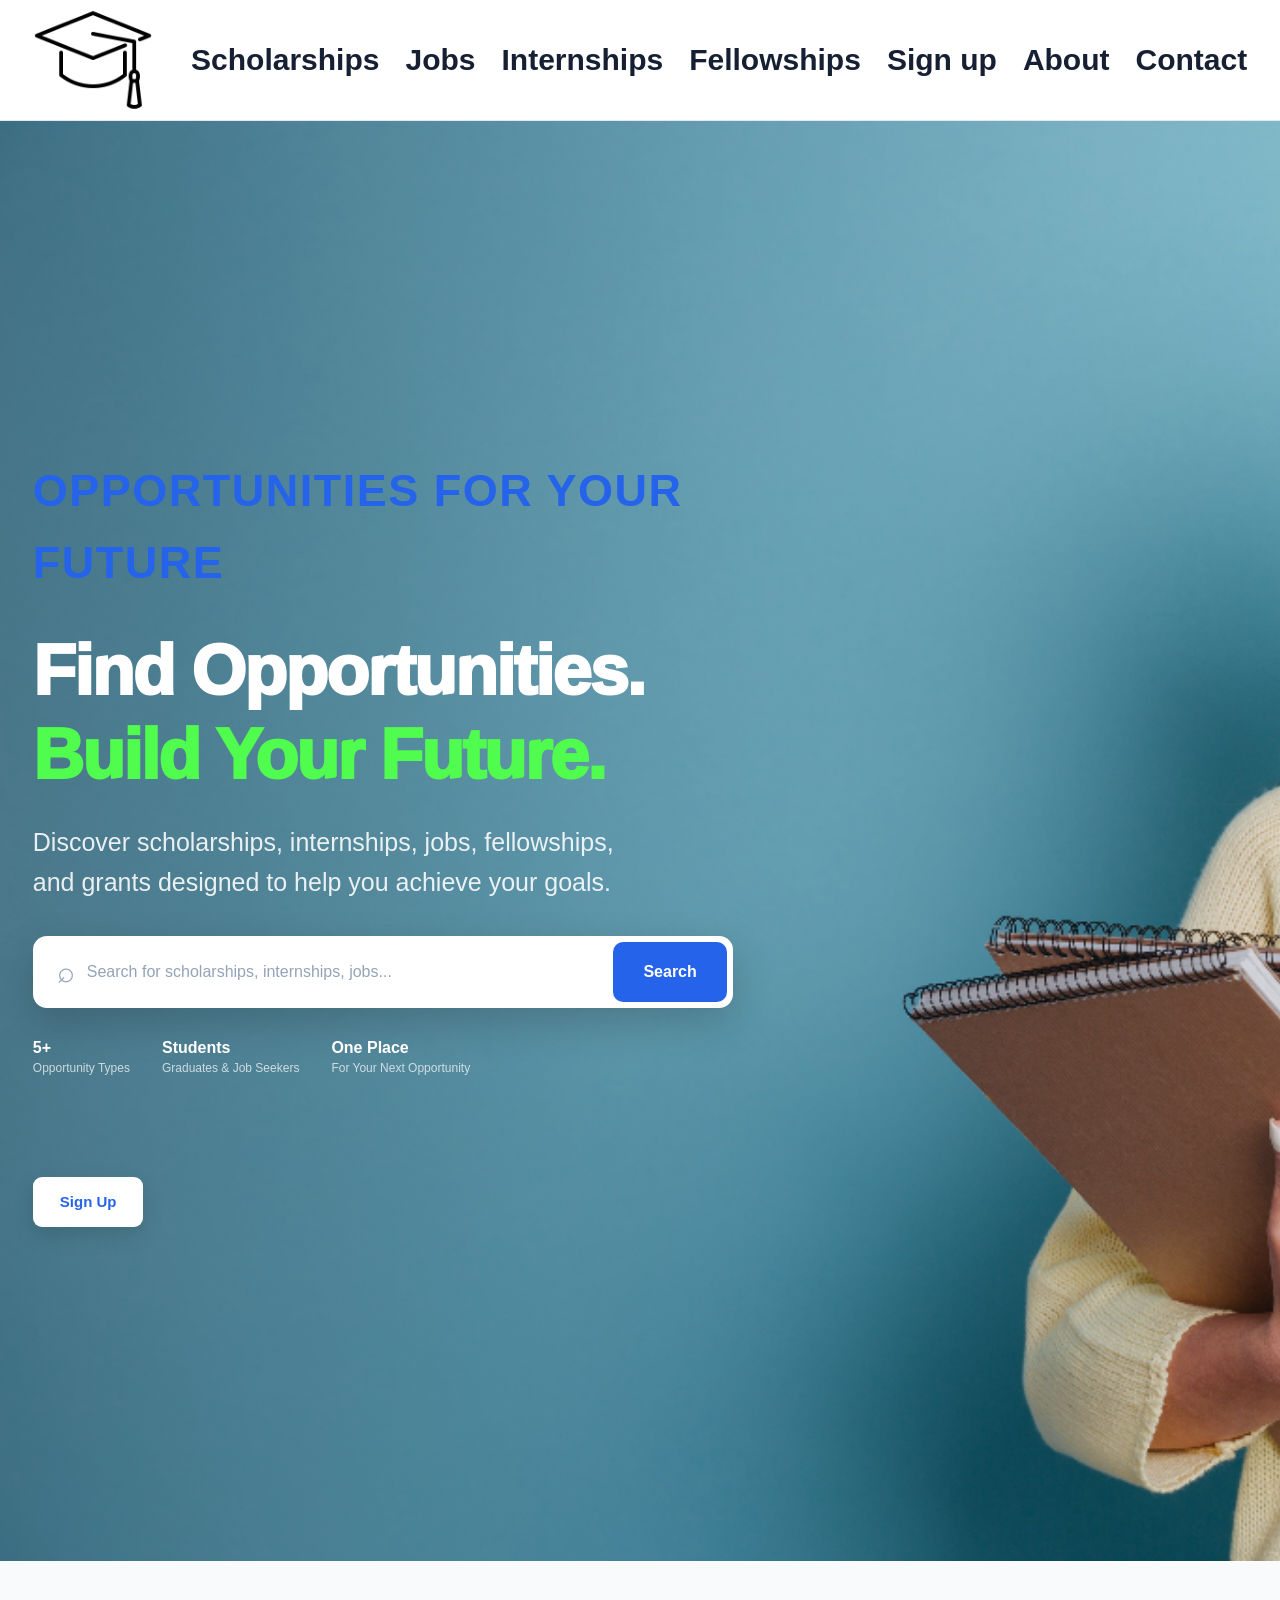
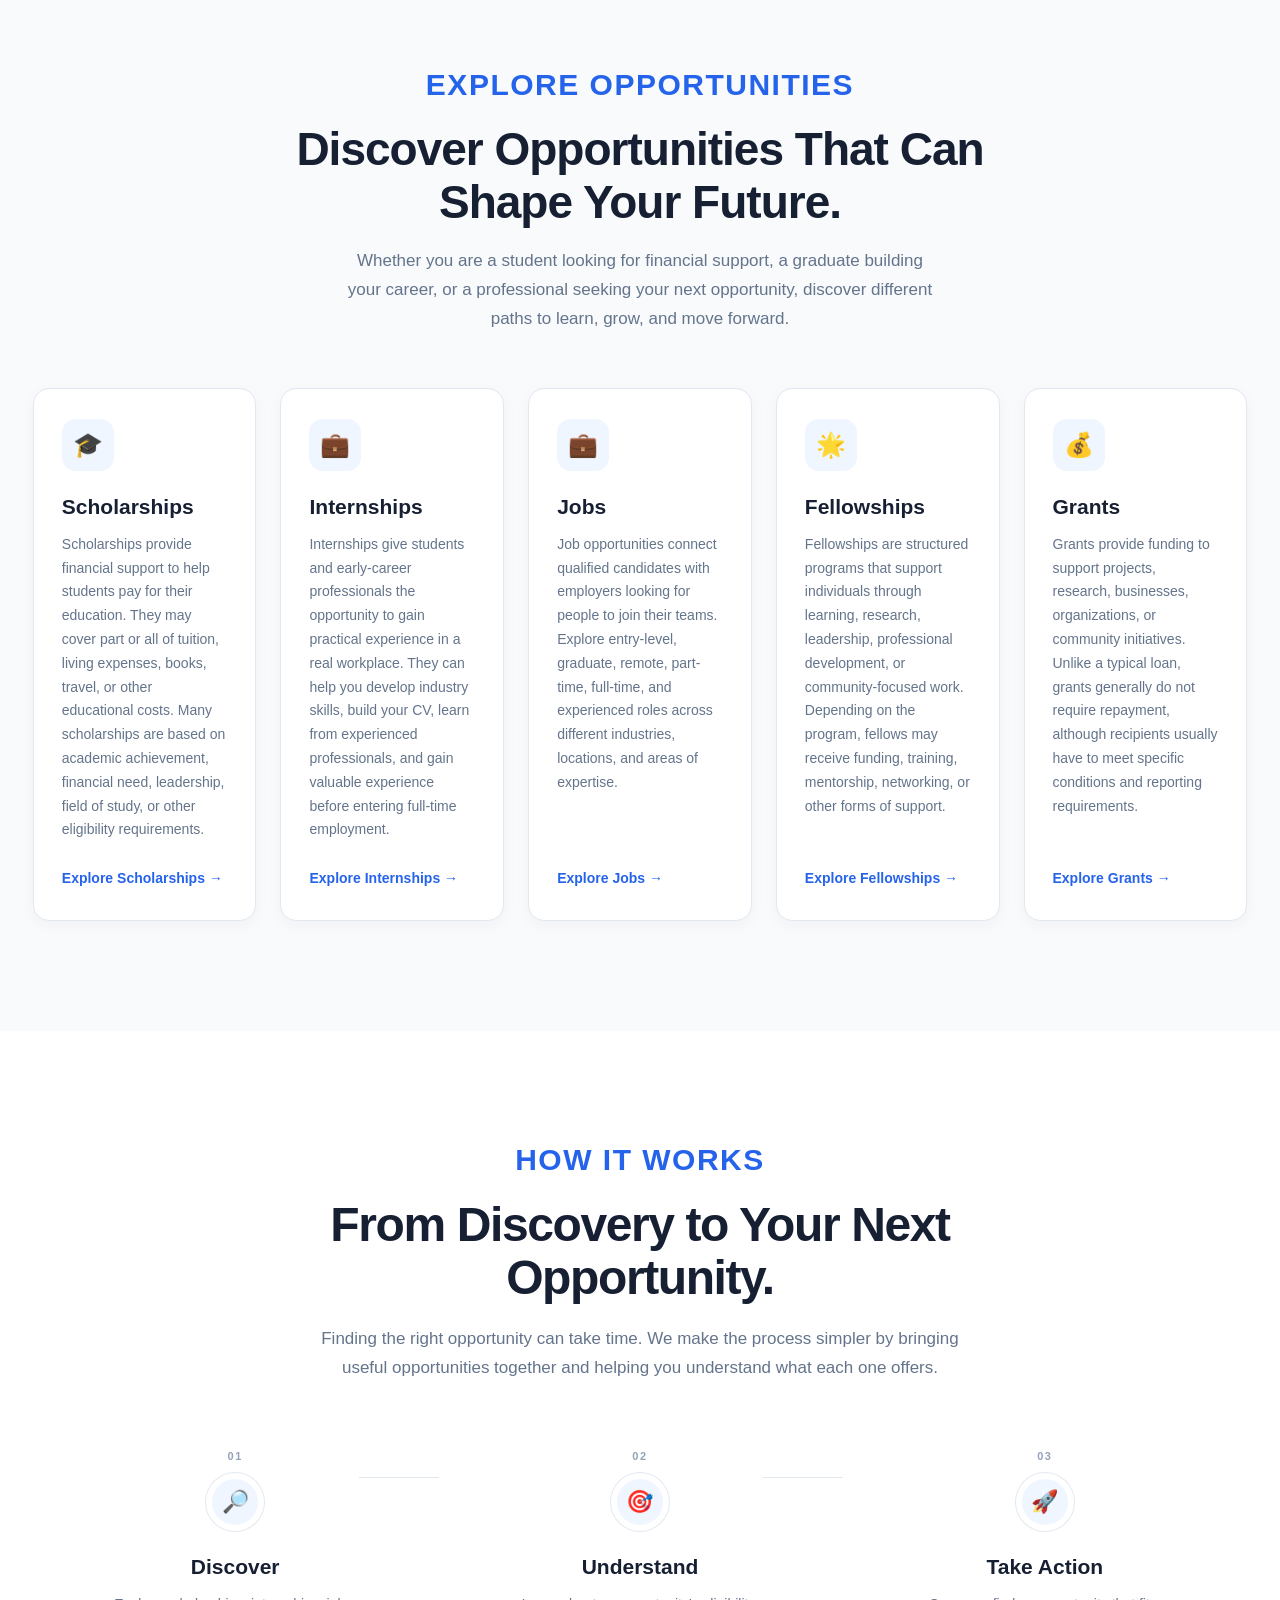
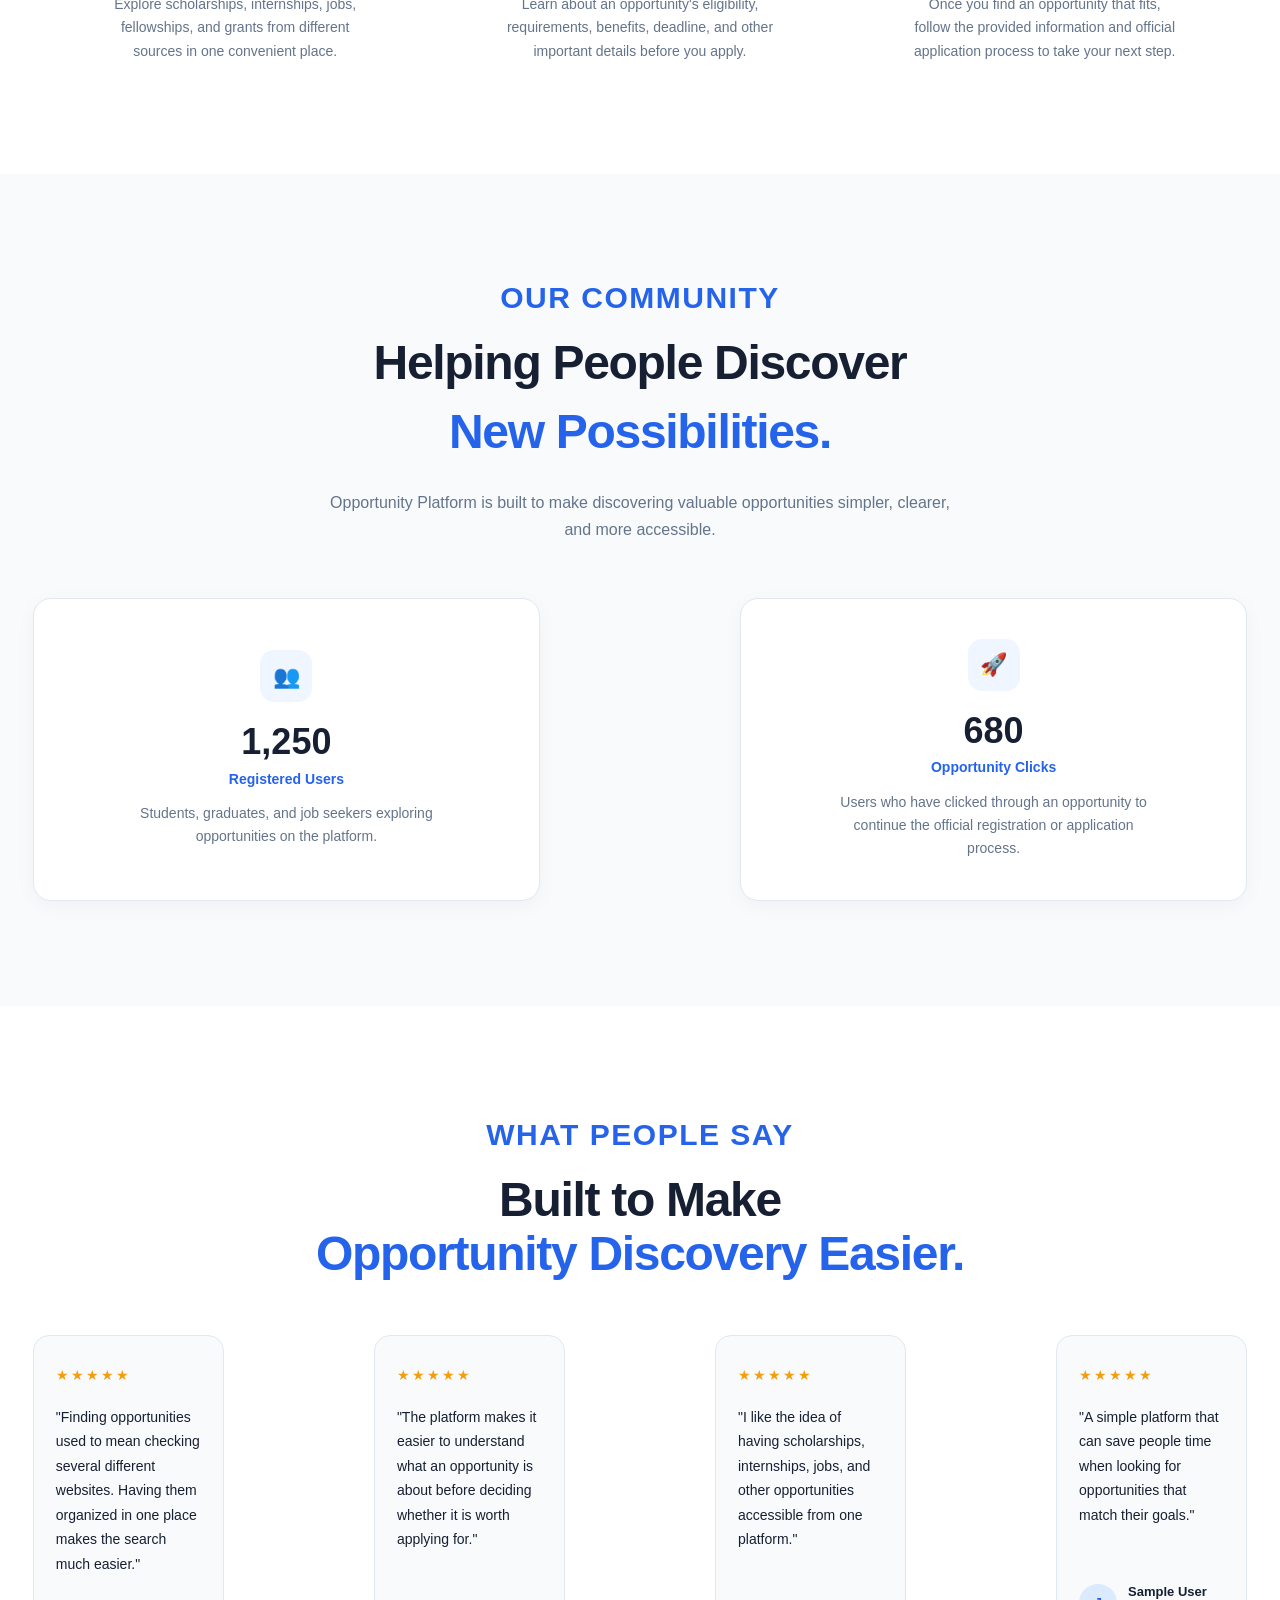
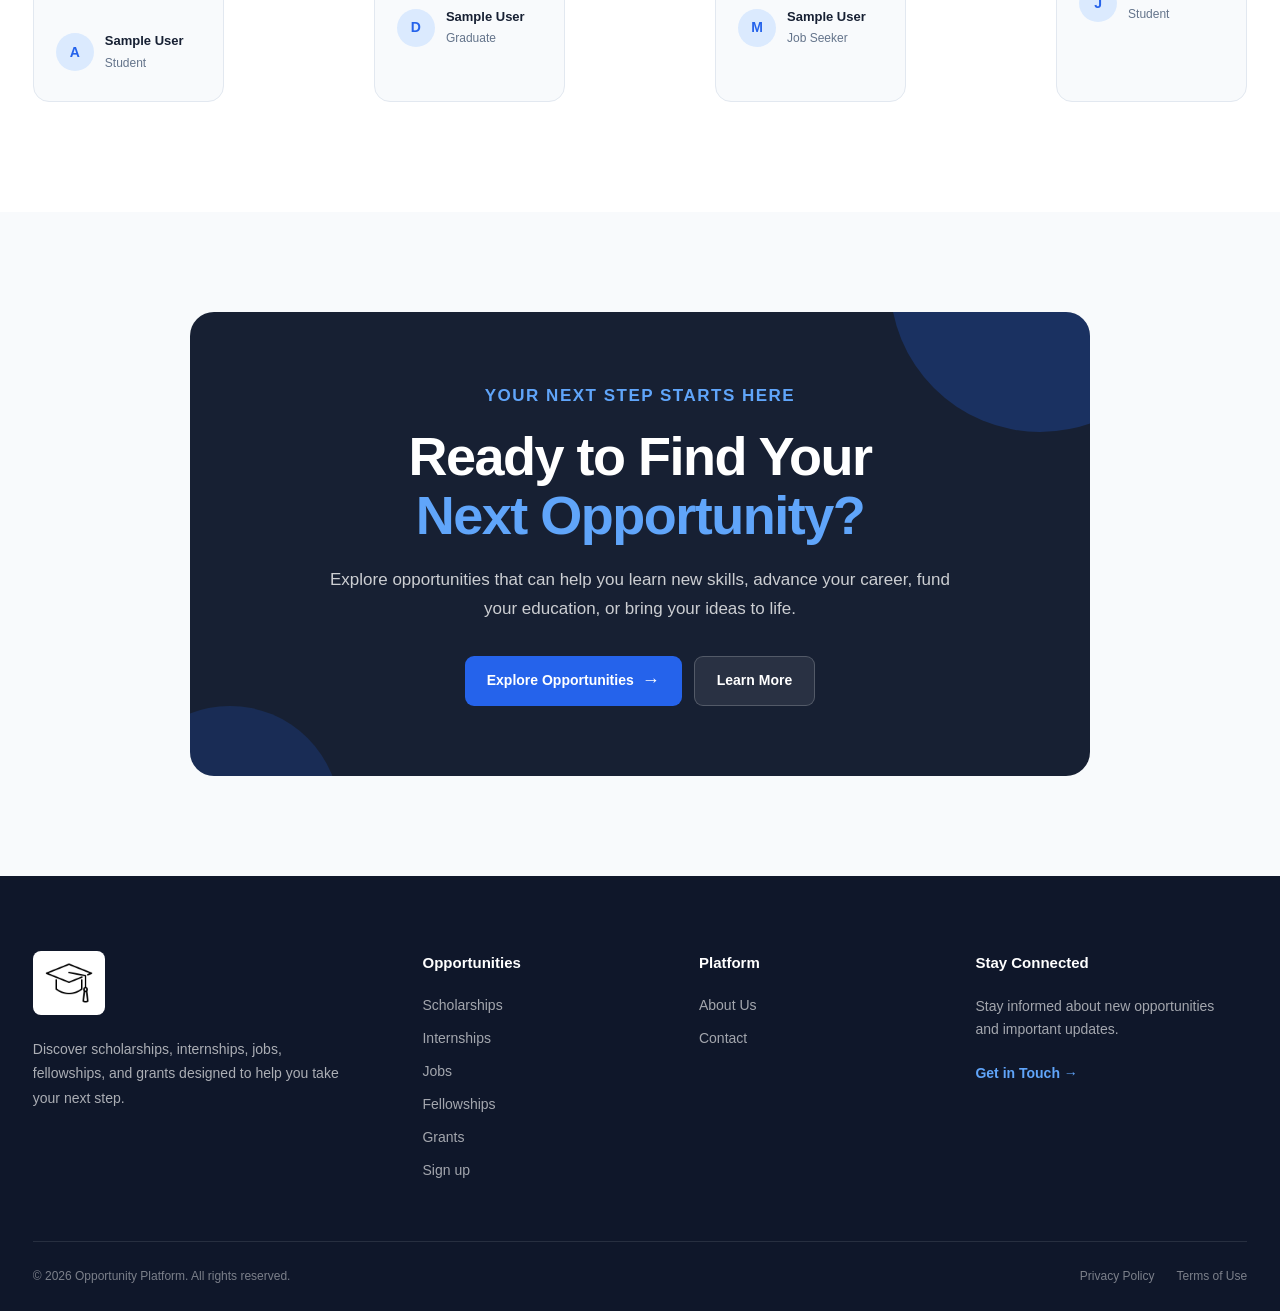
<file: index.html>
<!DOCTYPE html>
<html>

<head>
  <meta charset="UTF-8">
  <meta name="viewport" content="width=device-width, initial-scale=1">
  <title>Scholarship</title>
  
  <link rel="stylesheet" href="/css/style.css">
  
  <link rel="stylesheet" href="/css/components.css">
  
  <link rel="stylesheet" href="/css/responsive.css">
  
</head>

<body>
  
  <header class="header">
    
    <div class="container">
      
      <div class="header-inner">
        
        <div class="logo">
          
          <a href="index.html">
            <img src="images/logos/logo.png" alt="Opportunity Platform logo">
          </a>
          
        </div>
        
        <button class="menu-toggle" id="menu-toggle" aria-label="Open navigation menu" aria-expanded="false">
        
          <span></span>
          <span></span>
          <span></span>
          
        </button>
        
        <nav class="main-nav" id="navigation">
          
          <a href="scholarships.html">
            Scholarships
          </a>
          
          <a href="jobs.html">
            Jobs
          </a>
          
          <a href="internships.html">
            Internships
          </a>
          
          <a href="fellowships.html">
            Fellowships
          </a>
          
          <a href="auth.html" class="signUp">
            Sign up
          </a>
          
          <a href="about.html">
            About
          </a>
          
          <a href="contact.html">
            Contact
          </a>
          
        </nav>
        
      </div>
      
    </div>
    
  </header>
  
  <main class="main">
    
    <section class="hero">
      
      <div class="container">
        
        <div class="hero-content">
          
          <p class="hero-label">
            OPPORTUNITIES FOR YOUR
            FUTURE
          </p>
          
          <h1>
            Find Opportunities.
            <span>Build Your
              Future.</span>
          </h1>
          
          <p class="hero-description">
            Discover scholarships,
            internships, jobs,
            fellowships, and grants
            designed to help you
            achieve your goals.
          </p>
          
          <form class="hero-search">
            
            <div class="search-input-wrapper">
              
              <span class="search-icon">⌕</span>
              
              <input type="search" placeholder="Search for scholarships, internships, jobs..." aria-label="Search opportunities">
              
            </div>
            
            <button type="submit">
              Search
            </button>
            
          </form>
          
          <div class="hero-stats">
            
            <div class="hero-stat">
              <strong>5+</strong>
              <span>Opportunity
                Types</span>
            </div>
            
            <div class="hero-stat">
              <strong>Students</strong>
              <span>Graduates & Job
                Seekers</span>
            </div>
            
            <div class="hero-stat">
              <strong>One Place</strong>
              <span>For Your Next
                Opportunity</span>
            </div>
            
          </div>
          
          <div class="auth">
            <a href="auth.html" class="signUp">Sign
              Up</a>
            
            <a href="#" id="explore" style="display: none;">Explore our opportunities</a>
            
          </div>
          
        </div>
        
      </div>
      
    </section>
    
    <section class="opportunity-types">
      
      <div class="container">
        
        <div class="opportunity-types-header">
          
          <p class="section-label">
            EXPLORE OPPORTUNITIES
          </p>
          
          <h2>
            Discover Opportunities
            That Can Shape Your Future.
          </h2>
          
          <p class="opportunity-types-intro">
            Whether you are a student
            looking for financial
            support, a graduate building
            your career, or a
            professional seeking your
            next opportunity,
            discover different paths to
            learn, grow, and move
            forward.
          </p>
          
        </div>
        
        <div class="opportunity-types-grid">
          
          <a href="scholarships.html" class="opportunity-type">
          
            <div class="opportunity-type-icon">
              🎓
            </div>
            
            <h3>
              Scholarships
            </h3>
            
            <p>
              Scholarships provide
              financial support to help
              students pay for their
              education. They may cover
              part or all of tuition,
              living expenses, books,
              travel, or other
              educational costs. Many
              scholarships are based on
              academic achievement,
              financial need,
              leadership, field of
              study, or
              other eligibility
              requirements.
            </p>
            
            <span class="opportunity-type-link">
              Explore Scholarships →
            </span>
            
          </a>
          
          <a href="internships.html" class="opportunity-type">
          
            <div class="opportunity-type-icon">
              💼
            </div>
            
            <h3>
              Internships
            </h3>
            
            <p>
              Internships give students
              and early-career
              professionals the
              opportunity to gain
              practical
              experience in a real
              workplace. They can help
              you
              develop industry skills,
              build your CV, learn from
              experienced professionals,
              and gain valuable
              experience before entering
              full-time employment.
            </p>
            
            <span class="opportunity-type-link">
              Explore Internships →
            </span>
            
          </a>
          
          <a href="jobs.html" class="opportunity-type">
          
            <div class="opportunity-type-icon">
              💼
            </div>
            
            <h3>
              Jobs
            </h3>
            
            <p>
              Job opportunities connect
              qualified candidates
              with employers looking for
              people to join their
              teams. Explore
              entry-level, graduate,
              remote,
              part-time, full-time, and
              experienced roles across
              different industries,
              locations, and areas of
              expertise.
            </p>
            
            <span class="opportunity-type-link">
              Explore Jobs →
            </span>
            
          </a>
          
          <a href="fellowships.html" class="opportunity-type">
          
            <div class="opportunity-type-icon">
              🌟
            </div>
            
            <h3>
              Fellowships
            </h3>
            
            <p>
              Fellowships are structured
              programs that support
              individuals through
              learning, research,
              leadership,
              professional development,
              or community-focused
              work. Depending on the
              program, fellows may
              receive
              funding, training,
              mentorship, networking, or
              other
              forms of support.
            </p>
            
            <span class="opportunity-type-link">
              Explore Fellowships →
            </span>
            
          </a>
          
          <a href="grants.html" class="opportunity-type">
          
            <div class="opportunity-type-icon">
              💰
            </div>
            
            <h3>
              Grants
            </h3>
            
            <p>
              Grants provide funding to
              support
              projects, research,
              businesses, organizations,
              or
              community initiatives.
              Unlike a typical loan,
              grants generally do not
              require repayment,
              although
              recipients usually have to
              meet specific conditions
              and reporting
              requirements.
            </p>
            
            <span class="opportunity-type-link">
              Explore Grants →
            </span>
            
          </a>
          
          
        </div>
        
      </div>
      
    </section>
    
    
    
    <section class="platform-benefits">
      
      <div class="container">
        
        <div class="platform-benefits-header">
          
          <p class="section-label">
            HOW IT WORKS
          </p>
          
          <h2>
            From Discovery to
            Your Next Opportunity.
          </h2>
          
          <p>
            Finding the right
            opportunity can take time.
            We make the process simpler
            by bringing
            useful opportunities
            together and helping
            you understand what each one
            offers.
          </p>
          
        </div>
        
        
        <div class="platform-benefits-grid">
          
          
          <div class="platform-benefit">
            
            <div class="platform-benefit-icon">
              🔎
            </div>
            
            <h3>
              Discover
            </h3>
            
            <p>
              Explore scholarships,
              internships, jobs,
              fellowships, and grants
              from different
              sources in one convenient
              place.
            </p>
            
          </div>
          
          
          <div class="platform-benefit">
            
            <div class="platform-benefit-icon">
              🎯
            </div>
            
            <h3>
              Understand
            </h3>
            
            <p>
              Learn about an
              opportunity's eligibility,
              requirements, benefits,
              deadline, and
              other important details
              before you apply.
            </p>
            
          </div>
          
          
          <div class="platform-benefit">
            
            <div class="platform-benefit-icon">
              🚀
            </div>
            
            <h3>
              Take Action
            </h3>
            
            <p>
              Once you find an
              opportunity that fits,
              follow the provided
              information and
              official application
              process to take
              your next step.
            </p>
            
          </div>
          
          
        </div>
        
      </div>
      
    </section>
    
    <section class="platform-stats">
      
      <div class="container">
        
        <div class="platform-stats-header">
          
          <p class="section-label">
            OUR COMMUNITY
          </p>
          
          <h2>
            Helping People Discover
            <span>New
              Possibilities.</span>
          </h2>
          
          <p>
            Opportunity Platform is
            built to make
            discovering valuable
            opportunities simpler,
            clearer, and more
            accessible.
          </p>
          
        </div>
        
        <div class="platform-stats-grid">
          
          <div class="platform-stat">
            
            <div class="platform-stat-icon">
              👥
            </div>
            
            <strong>
              1,250
            </strong>
            
            <span>
              Registered Users
            </span>
            
            <p>
              Students, graduates, and
              job seekers
              exploring opportunities on
              the platform.
            </p>
            
          </div>
          
          <div class="platform-stat">
            
            <div class="platform-stat-icon">
              🚀
            </div>
            
            <strong>
              680
            </strong>
            
            <span>
              Opportunity Clicks
            </span>
            
            <p>
              Users who have clicked
              through an
              opportunity to continue
              the official
              registration or
              application process.
            </p>
            
          </div>
          
        </div>
        
      </div>
      
    </section>
    
    <section class="testimonials">
      
      <div class="container">
        
        <div class="testimonials-header">
          
          <p class="section-label">
            WHAT PEOPLE SAY
          </p>
          
          <h2>
            Built to Make
            <span>Opportunity Discovery
              Easier.</span>
          </h2>
          
        </div>
        
        <div class="testimonials-grid">
          
          <article class="testimonial">
            
            <div class="testimonial-stars">
              ★★★★★
            </div>
            
            <blockquote>
              "Finding opportunities
              used to mean
              checking several different
              websites.
              Having them organized in
              one place makes
              the search much easier."
            </blockquote>
            
            <div class="testimonial-author">
              
              <div class="testimonial-avatar">
                A
              </div>
              
              <div>
                <strong>
                  Sample User
                </strong>
                
                <span>
                  Student
                </span>
              </div>
              
            </div>
            
          </article>
          
          <article class="testimonial">
            
            <div class="testimonial-stars">
              ★★★★★
            </div>
            
            <blockquote>
              "The platform makes it
              easier to understand
              what an opportunity is
              about before deciding
              whether it is worth
              applying for."
            </blockquote>
            
            <div class="testimonial-author">
              
              <div class="testimonial-avatar">
                D
              </div>
              
              <div>
                <strong>
                  Sample User
                </strong>
                
                <span>
                  Graduate
                </span>
              </div>
              
            </div>
            
          </article>
          
          
          <article class="testimonial">
            
            <div class="testimonial-stars">
              ★★★★★
            </div>
            
            <blockquote>
              "I like the idea of having
              scholarships,
              internships, jobs, and
              other opportunities
              accessible from one
              platform."
            </blockquote>
            
            <div class="testimonial-author">
              
              <div class="testimonial-avatar">
                M
              </div>
              
              <div>
                <strong>
                  Sample User
                </strong>
                
                <span>
                  Job Seeker
                </span>
                
              </div>
              
            </div>
            
          </article>
          
          <article class="testimonial">
            
            <div class="testimonial-stars">
              ★★★★★
            </div>
            
            <blockquote>
              "A simple platform that
              can save people
              time when looking for
              opportunities that
              match their goals."
            </blockquote>
            
            <div class="testimonial-author">
              
              <div class="testimonial-avatar">
                J
              </div>
              
              <div>
                <strong>
                  Sample User
                </strong>
                
                <span>
                  Student
                </span>
                
              </div>
              
            </div>
            
          </article>
          
        </div>
        
      </div>
      
    </section>
    
    <section class="final-cta">
      
      <div class="container">
        
        <div class="final-cta-content">
          
          <p class="section-label">
            YOUR NEXT STEP STARTS HERE
          </p>
          
          <h2>
            Ready to Find Your
            <span>Next
              Opportunity?</span>
          </h2>
          
          <p>
            Explore opportunities that
            can help you
            learn new skills, advance
            your career,
            fund your education, or
            bring your ideas
            to life.
          </p>
          
          <div class="final-cta-actions">
            
            <a href="scholarships.html" class="btn btn-primary">
              Explore Opportunities
              <span>→</span>
            </a>
            
            <a href="about.html" class="btn btn-secondary">
              Learn More
            </a>
            
          </div>
          
        </div>
        
      </div>
      
    </section>
    
  </main>
  
  <footer class="footer">
    
    <div class="container">
      
      <div class="footer-main">
        
        <div class="footer-brand">
          
          <a href="index.html" class="footer-logo">
          
            <img src="images/logos/logo.png" alt="Opportunity Platform logo">
            
          </a>
          
          <p>
            Discover scholarships,
            internships,
            jobs, fellowships, and
            grants designed
            to help you take your next
            step.
          </p>
          
        </div>
        
        <div class="footer-column">
          
          <h3>
            Opportunities
          </h3>
          
          <nav class="footer-links">
            
            <a href="scholarships.html">
              Scholarships
            </a>
            
            <a href="internships.html">
              Internships
            </a>
            
            <a href="jobs.html">
              Jobs
            </a>
            
            <a href="fellowships.html">
              Fellowships
            </a>
            
            <a href="grants.html">
              Grants
            </a>
            
            <a href="auth.html" class="signUp">
              Sign up
            </a>
            
          </nav>
          
        </div>
        
        <div class="footer-column">
          
          <h3>
            Platform
          </h3>
          
          <nav class="footer-links">
            
            <a href="about.html">
              About Us
            </a>
            
            <a href="contact.html">
              Contact
            </a>
          </nav>
          
        </div>
        
        <div class="footer-column footer-connect">
          
          <h3>
            Stay Connected
          </h3>
          
          <p>
            Stay informed about new
            opportunities
            and important updates.
          </p>
          
          <a href="contact.html" class="footer-contact-link">
            Get in Touch →
          </a>
          
        </div>
        
      </div>
      
      <div class="footer-bottom">
        
        <p>
          © 2026 Opportunity Platform.
          All rights reserved.
        </p>
        
        <div class="footer-legal">
          
          <a href="#">
            Privacy Policy
          </a>
          
          <a href="#">
            Terms of Use
          </a>
          
        </div>
        
      </div>
      
    </div>
    
  </footer>
  
  <script src="/js/main.js"></script>
  
</body>

</html>
</file>
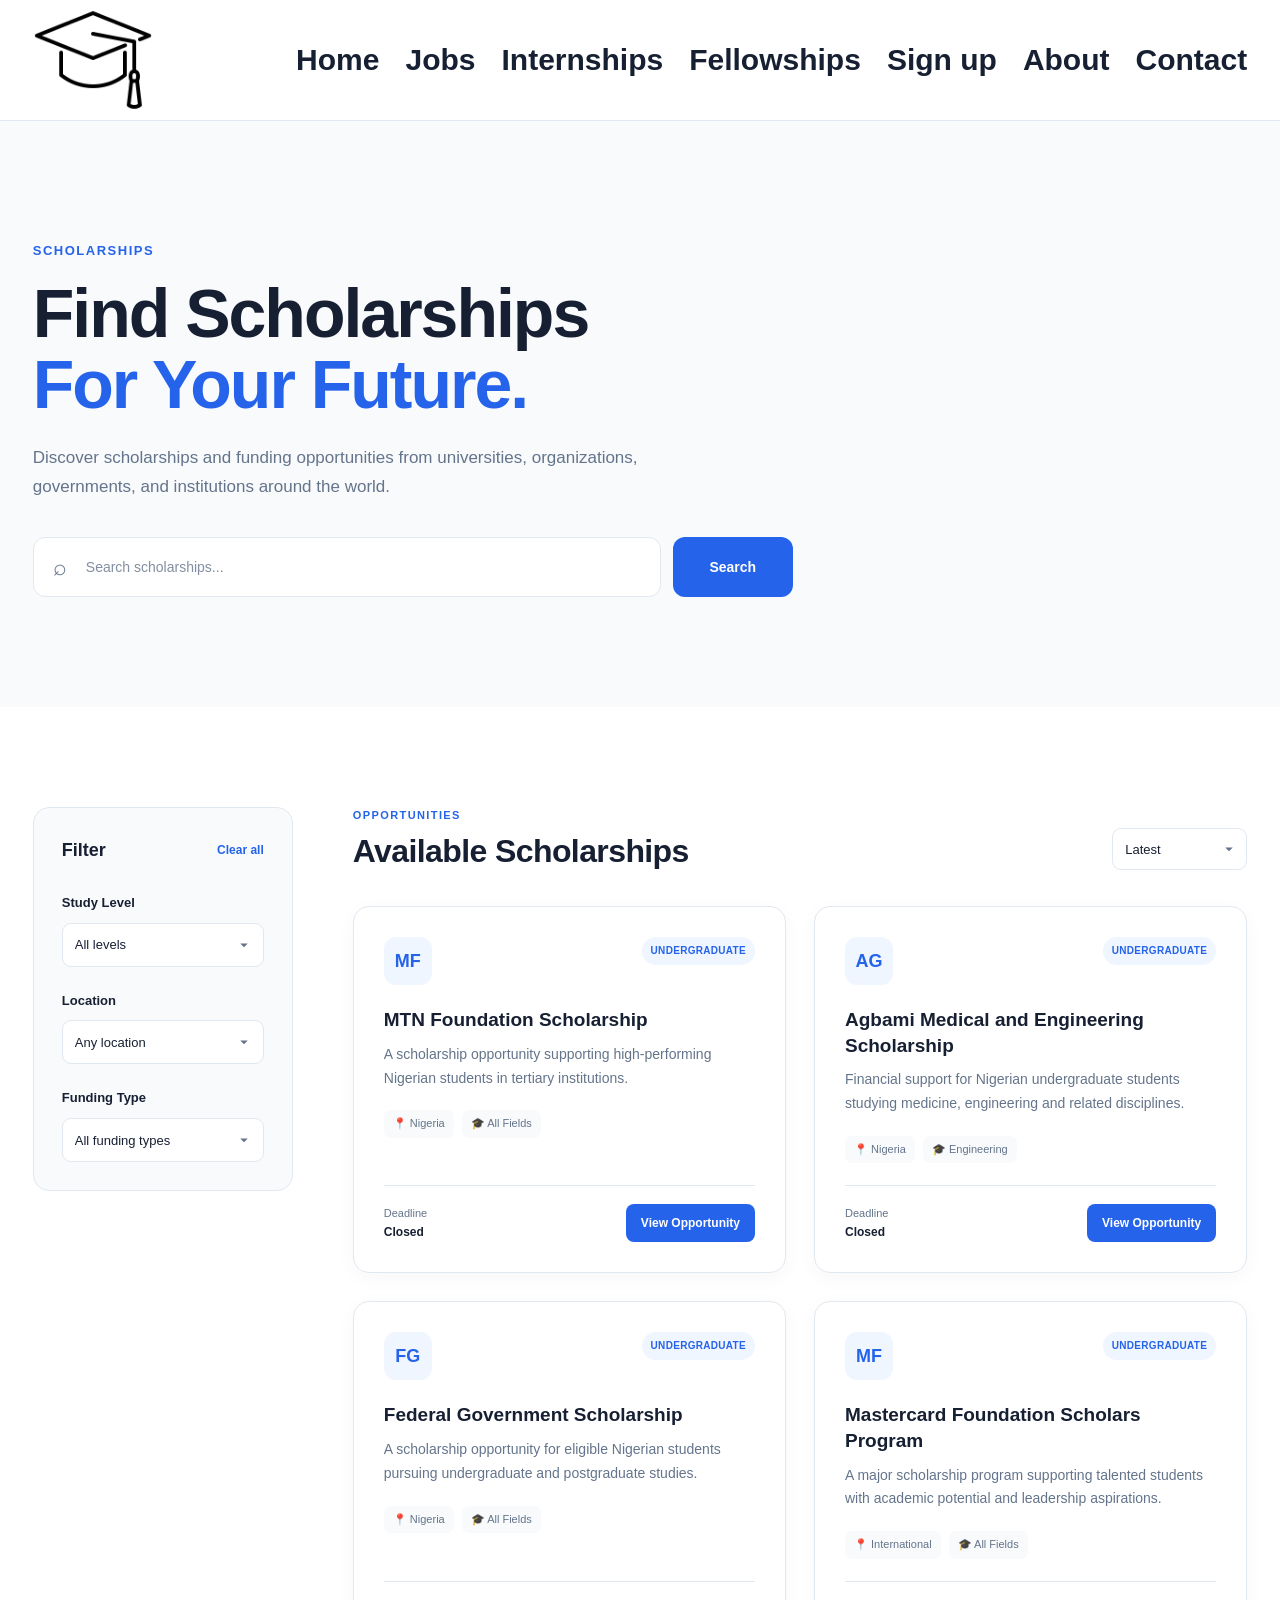
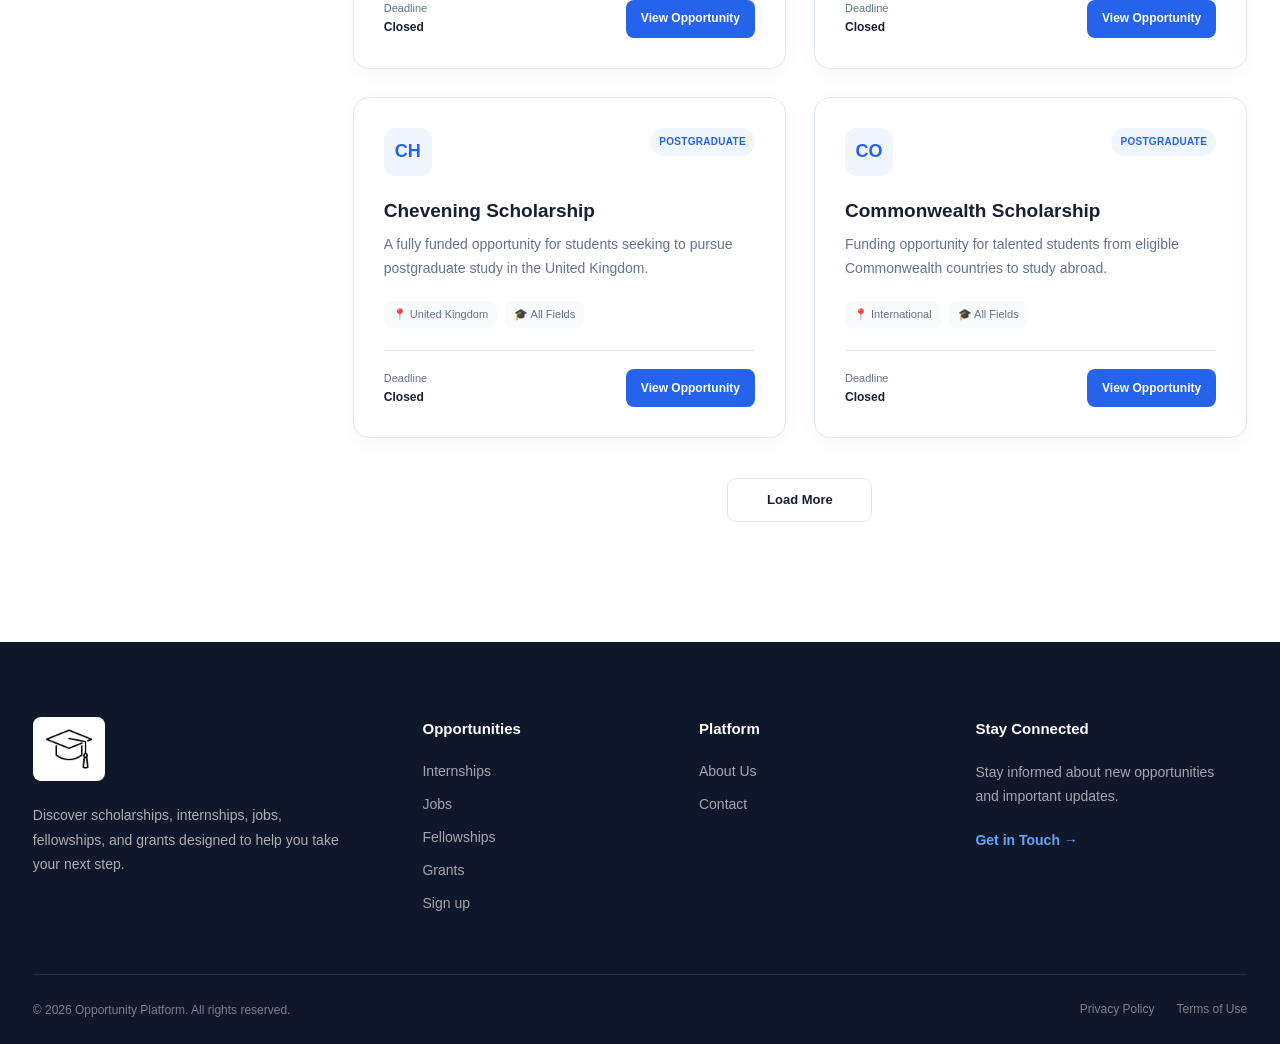
<file: scholarships.html>
<!DOCTYPE html>
<html lang="en">

<head>
  
  <meta charset="UTF-8">
  
  <meta name="viewport" content="width=device-width, initial-scale=1">
  
  <title>Scholarships | Opportunity Platform</title>
  
  <link rel="stylesheet" href="/css/style.css">
  
  <link rel="stylesheet" href="/css/components.css">
  
  <link rel="stylesheet" href="/css/responsive.css">
  
</head>


<body>
  
  <header class="header">
    
    <div class="container">
      
      <div class="header-inner">
        
        
        <div class="logo">
          
          <a href="index.html">
          
            <img src="images/logos/logo.png" alt="Opportunity Platform logo">
            
          </a>
          
        </div>
        
        
        <button class="menu-toggle" id="menu-toggle" aria-label="Open navigation menu" aria-expanded="false">
        
          <span></span>
          <span></span>
          <span></span>
          
        </button>
        
        
        <nav class="main-nav" id="navigation">
          
          <a href="index.html">
            Home
          </a>
          
          <a href="jobs.html">
            Jobs
          </a>
          
          <a href="internships.html">
            Internships
          </a>
          
          <a href="fellowships.html">
            Fellowships
          </a>
          
          <a href="auth.html" class="signUp">
          
            Sign up
            
          </a>
          
          <a href="about.html">
            About
          </a>
          
          <a href="contact.html">
            Contact
          </a>
          
        </nav>
        
      </div>
      
    </div>
    
  </header>
  
  <main>
    
    
    <section class="scholarship-hero">
      
      <div class="container">
        
        <div class="scholarship-hero-content">
          
          
          <p class="section-label">
            SCHOLARSHIPS
          </p>
          
          
          <h1>
            Find Scholarships
            <span>For Your Future.</span>
          </h1>
          
          
          <p>
            
            Discover scholarships and funding
            opportunities from universities,
            organizations, governments, and
            institutions around the world.
            
          </p>
          
          
          <form class="scholarship-search" id="scholarship-search">
            
            <div class="scholarship-search-input">
              
              <span aria-hidden="true">
                ⌕
              </span>
              
              <input type="search" id="scholarship-search-input" placeholder="Search scholarships..." aria-label="Search scholarships">
              
            </div>
            
            
            <button type="submit">
              Search
            </button>
            
          </form>
          
          
        </div>
        
      </div>
      
    </section>
    
    <section class="scholarship-section">
      
      <div class="container">
        
        
        <div class="scholarship-layout">
          
          
          <aside class="scholarship-filters">
            
            <div class="filters-header">
              
              <h2>
                Filter
              </h2>
              
              <button type="button" id="clear-filters">
              
                Clear all
                
              </button>
              
            </div>
            
            
            <div class="filter-group">
              
              <label for="study-level">
                Study Level
              </label>
              
              <select id="study-level">
              
                <option value="">
                  All levels
                </option>
                
                <option value="undergraduate">
                  Undergraduate
                </option>
                
                <option value="masters">
                  Master's
                </option>
                
                <option value="phd">
                  PhD
                </option>
                
                <option value="postgraduate">
                  Postgraduate
                </option>
                
              </select>
              
            </div>
            
            
            <div class="filter-group">
              
              <label for="location">
                Location
              </label>
              
              <select id="location">
              
                <option value="">
                  Any location
                </option>
                
                <option value="nigeria">
                  Nigeria
                </option>
                
                <option value="usa">
                  United States
                </option>
                
                <option value="uk">
                  United Kingdom
                </option>
                
                <option value="canada">
                  Canada
                </option>
                
                <option value="australia">
                  Australia
                </option>
                
                <option value="international">
                  International
                </option>
                
              </select>
              
            </div>
            
            
            <div class="filter-group">
              
              <label for="funding-type">
                Funding Type
              </label>
              
              <select id="funding-type">
              
                <option value="">
                  All funding types
                </option>
                
                <option value="fully-funded">
                  Fully Funded
                </option>
                
                <option value="partial">
                  Partially Funded
                </option>
                
                <option value="tuition">
                  Tuition Support
                </option>
                
                <option value="stipend">
                  Stipend
                </option>
                
              </select>
              
            </div>
            
            
          </aside>
          
          <div class="scholarship-results">
            
            
            <div class="results-header">
              
              <div>
                
                <p class="results-label">
                  OPPORTUNITIES
                </p>
                
                <h2>
                  Available Scholarships
                </h2>
                
              </div>
              
              
              <select id="sort-scholarships" aria-label="Sort scholarships">
              
                <option value="latest">
                  Latest
                </option>
                
                <option value="deadline">
                  Deadline
                </option>
                
                <option value="title">
                  Name
                  
                </option>
                
              </select>
              
            </div>
            
            <div class="scholarship-grid" id="scholarship-list">
              
            </div>
            
            <div class="scholarship-empty" id="scholarship-empty" hidden>
              
              <div class="empty-icon">
                🔎
              </div>
              
              <h3>
                No scholarships found
              </h3>
              
              <p>
                Try changing your search
                or filters.
              </p>
              
            </div>
            
            <div class="scholarship-load-more">
              
              <button type="button" id="load-more">
              
                Load More
                
              </button>
              
            </div>
            
            
          </div>
          
          
        </div>
        
      </div>
      
    </section>
    
    
  </main>
  
  
  
  <footer class="footer">
    
    <div class="container">
      
      <div class="footer-main">
        
        <div class="footer-brand">
          
          <a href="index.html" class="footer-logo">
          
            <img src="images/logos/logo.png" alt="Opportunity Platform logo">
            
          </a>
          
          <p>
            Discover scholarships,
            internships,
            jobs, fellowships, and
            grants designed
            to help you take your next
            step.
          </p>
          
        </div>
        
        <div class="footer-column">
          
          <h3>
            Opportunities
          </h3>
          
          <nav class="footer-links">
            
            <a href="internships.html">
              Internships
            </a>
            
            <a href="jobs.html">
              Jobs
            </a>
            
            <a href="fellowships.html">
              Fellowships
            </a>
            
            <a href="grants.html">
              Grants
            </a>
            
            <a href="auth.html" class="signUp">
              Sign up
            </a>
            
          </nav>
          
        </div>
        
        <div class="footer-column">
          
          <h3>
            Platform
          </h3>
          
          <nav class="footer-links">
            
            <a href="about.html">
              About Us
            </a>
            
            <a href="contact.html">
              Contact
            </a>
          </nav>
          
        </div>
        
        <div class="footer-column footer-connect">
          
          <h3>
            Stay Connected
          </h3>
          
          <p>
            Stay informed about new
            opportunities
            and important updates.
          </p>
          
          <a href="contact.html" class="footer-contact-link">
            Get in Touch →
          </a>
          
        </div>
        
      </div>
      
      
      <div class="footer-bottom">
        
        <p>
          © 2026 Opportunity Platform.
          All rights reserved.
        </p>
        
        <div class="footer-legal">
          
          <a href="#">
            Privacy Policy
          </a>
          
          <a href="#">
            Terms of Use
          </a>
          
        </div>
        
      </div>
      
    </div>
    
  </footer>
  
  
  <script src="/js/main.js"></script>
  
  <script src="/js/scholarships.js"></script>
  
  
</body>

</html>
</file>
<file: css/style.css>
* {
  margin: 0;
  padding: 0;
  box-sizing: border-box;
}

:root {
  --primary-color: #2563eb;
  --primary-dark: #1d4ed8;
  
  --text-color: #172033;
  --text-light: #64748b;
  
  --background-color: #ffffff;
  --background-light: #f8fafc;
  
  --border-color: #e2e8f0;
  
  --header-height: 72px;
  
  --container-width: 98%;
}

html {
  scroll-behavior: smooth;
}

body {
  font-family: Arial, Helvetica, sans-serif;
  color: var(--text-color);
  background-color: var(--background-color);
  line-height: 1.6;
}

.header {
  position: relative;
  z-index: 100;
  width: 100%;
  background-color: #ffffff;
  border-bottom: 1px solid var(--border-color);
}

.header-inner {
  min-height: var(--header-height);
  display: flex;
  align-items: center;
  justify-content: space-between;
  gap: 30px;
}

.logo {
  display: flex;
  align-items: center;
  flex-shrink: 0;
}

.logo img {
  display: block;
  width: auto;
  max-width: 200px;
  max-height: 120px;
}

.main-nav {
  display: flex;
  align-items: center;
  gap: 26px;
}

.main-nav a {
  position: relative;
  padding: 8px 0;
  color: var(--text-color);
  font-size: 30px;
  font-weight: 900;
  transition: color 0.2s ease;
}

.main-nav a:hover {
  color: var(--primary-color);
}

.menu-toggle {
  display: none;
  width: 42px;
  height: 42px;
  padding: 8px;
  border: 1px solid var(--border-color);
  border-radius: 10px;
  background-color: #ffffff;
  cursor: pointer;
  flex-direction: column;
  align-items: center;
  justify-content: center;
  gap: 5px;
}

.menu-toggle span {
  display: block;
  width: 22px;
  height: 2px;
  background-color: var(--text-color);
  border-radius: 2px;
  transition:
    transform 0.2s ease,
    opacity 0.2s ease;
}

.menu-toggle.menu-active span:nth-child(1) {
  transform: translateY(7px) rotate(45deg);
}

.menu-toggle.menu-active span:nth-child(2) {
  opacity: 0;
}

.menu-toggle.menu-active span:nth-child(3) {
  transform: translateY(-7px) rotate(-45deg);
}

a {
  color: inherit;
  text-decoration: none;
}

button,
input {
  font: inherit;
}

.container {
  width: 100%;
  max-width: var(--container-width);
  
  margin: 0 auto;
  
  padding-left: 20px;
  padding-right: 20px;
}
</file>
<file: css/components.css>
.main {
  width: 100%;
}

.hero {
  position: relative;
  background-image:
    url("/images/opportunities/background-desktop.jpg");
  background-repeat: no-repeat;
  background-size: cover;
  z-index: 1;
  width: 100%;
  min-height: 1440px;
  display: flex;
  align-items: center;
  padding-top: 70px;
  padding-bottom: 70px;
  text-align: left;
  overflow: hidden;
}

.hero::before {
  content: "";
  position: absolute;
  inset: 0;
  background:
    linear-gradient(90deg,
      rgba(4, 20, 40, 0.38) 0%,
      rgba(5, 30, 60, 0.22) 55%,
      rgba(2, 15, 30, 0.08) 100%);
  z-index: 1;
}

.hero-content {
  position: relative;
  z-index: 2;
  width: 100%;
  max-width: 800px;
}

.hero-label {
  margin-bottom: 30px;
  color: var(--primary-color);
  font-size: 45px;
  font-weight: 900;
  line-height: 1.6;
  letter-spacing: 1.5px;
}

.hero h1 {
  max-width: 700px;
  margin-bottom: 24px;
  color: #ffffff;
  font-size: clamp(50px, 5.5vw, 72px);
  font-weight: 1000;
  line-height: 1.2;
  letter-spacing: -2px;
}

.hero h1 span {
  display: block;
  color: #50FC4D;
}

.hero-description {
  max-width: 590px;
  margin-bottom: 34px;
  color: rgba(255, 255, 255, 0.88);
  font-size: 25px;
  line-height: 1.6;
  font-weight: 800px;
}

.hero-search {
  width: 100%;
  max-width: 700px;
  min-height: 72px;
  display: flex;
  align-items: center;
  padding: 6px;
  background-color: #ffffff;
  border-radius: 14px;
  box-shadow:
    0 15px 40px rgba(0, 0, 0, 0.18);
}

.search-input-wrapper {
  flex: 1;
  min-width: 0;
  display: flex;
  align-items: center;
  gap: 12px;
  padding-left: 18px;
}

.search-icon {
  flex-shrink: 0;
  color: #94a3b8;
  font-size: 30px;
  line-height: 1;
}

.search-input-wrapper input {
  width: 100%;
  min-width: 0;
  border: none;
  outline: none;
  color: var(--text-color);
  background: transparent;
  font-size: 16px;
}

.search-input-wrapper input::placeholder {
  color: #94a3b8;
}

.hero-search button {
  flex-shrink: 0;
  
  min-height: 60px;
  
  padding: 0 30px;
  border: none;
  border-radius: 10px;
  background-color: var(--primary-color);
  color: #ffffff;
  font-size: 16px;
  font-weight: 600;
  cursor: pointer;
  
  transition:
    background-color 0.2s ease,
    transform 0.2s ease;
}

.hero-search button:hover {
  background-color: var(--primary-dark);
}

.hero-search button:active {
  transform: scale(0.98);
}

.hero-stats {
  display: flex;
  align-items: center;
  
  gap: 32px;
  
  margin-top: 30px;
}

.hero-stat {
  display: flex;
  flex-direction: column;
  
  gap: 2px;
}

.hero-stat strong {
  color: #ffffff;
  
  font-size: 16px;
  font-weight: 700;
  
  line-height: 1.3;
}

.hero-stat span {
  color: rgba(255, 255, 255, 0.72);
  
  font-size: 12px;
  
  line-height: 1.4;
}

.auth {
  display: flex;
  align-items: center;
  
  margin-top: 100px;
}

.auth a {
  display: inline-flex;
  
  align-items: center;
  justify-content: center;
  
  min-height: 50px;
  
  padding: 0 26px;
  
  background-color: #ffffff;
  
  color: var(--primary-color);
  
  border: 1px solid rgba(255, 255, 255, 0.8);
  
  border-radius: 9px;
  
  font-size: 15px;
  font-weight: 700;
  
  box-shadow:
    0 8px 22px rgba(0, 0, 0, 0.12);
  
  transition:
    transform 0.2s ease,
    background-color 0.2s ease,
    box-shadow 0.2s ease;
}

.auth a:hover {
  background-color: #f8fafc;
  
  transform: translateY(-2px);
  
  box-shadow:
    0 12px 28px rgba(0, 0, 0, 0.16);
}

.auth a:active {
  transform: translateY(0);
}

.opportunity-types {
  width: 100%;
  padding-top: 100px;
  padding-bottom: 110px;
  background-color: var(--background-light);
}

.section-label {
  margin-bottom: 14px;
  
  color: var(--primary-color);
  
  font-size: 30px;
  font-weight: 900;
  
  letter-spacing: 1.5px;
}

.opportunity-types-header {
  max-width: 760px;
  margin: 0 auto 55px;
  text-align: center;
}

.opportunity-types-header .section-label {
  margin-bottom: 14px;
}

.opportunity-types-header h2 {
  margin-bottom: 18px;
  
  color: var(--text-color);
  
  font-size: clamp(32px, 4vw, 46px);
  
  font-weight: 800;
  
  line-height: 1.15;
  
  letter-spacing: -1px;
}

.opportunity-types-header>p:last-child {
  max-width: 600px;
  
  margin: 0 auto;
  
  color: var(--text-light);
  
  font-size: 17px;
  
  line-height: 1.7;
}

.opportunity-types-grid {
  display: grid;
  
  grid-template-columns:
    repeat(5, minmax(0, 1fr));
  
  gap: 24px;
  
  width: 100%;
  
  margin: 0;
}

.opportunity-type {
  min-height: 360px;
  display: flex;
  flex-direction: column;
  padding: 30px 28px;
  background-color: #ffffff;
  border: 1px solid var(--border-color);
  border-radius: 16px;
  box-shadow:
    0 4px 15px rgba(15, 23, 42, 0.04);
  transition:
    transform 0.2s ease,
    box-shadow 0.2s ease,
    border-color 0.2s ease;
}

.opportunity-type:hover {
  transform: translateY(-4px);
  
  border-color: rgba(37, 99, 235, 0.25);
  
  box-shadow:
    0 12px 30px rgba(15, 23, 42, 0.08);
}

.opportunity-type-icon {
  width: 52px;
  height: 52px;
  
  display: flex;
  align-items: center;
  justify-content: center;
  
  margin-bottom: 22px;
  
  background-color: #eff6ff;
  
  border-radius: 14px;
  
  font-size: 24px;
  
  line-height: 1;
}

.opportunity-type p {
  margin-bottom: 25px;
  
  color: var(--text-light);
  
  font-size: 14px;
  
  line-height: 1.7;
}

.opportunity-type h3 {
  margin-bottom: 12px;
  
  color: var(--text-color);
  
  font-size: 21px;
  font-weight: 700;
  
  line-height: 1.3;
}

.opportunity-type-link {
  display: inline-flex;
  align-items: center;
  
  width: fit-content;
  
  margin-top: auto;
  
  color: var(--primary-color);
  
  font-size: 14px;
  font-weight: 700;
  
  transition:
    color 0.2s ease,
    transform 0.2s ease;
}

.opportunity-type:hover .opportunity-type-link {
  color: var(--primary-dark);
  
  transform: translateX(3px);
}

.platform-benefits {
  width: 100%;
  
  padding-top: 105px;
  padding-bottom: 110px;
  
  background-color: #ffffff;
}

.platform-benefits-header {
  max-width: 720px;
  
  margin: 0 auto 65px;
  
  text-align: center;
}

.platform-benefits-header .section-label {
  margin-bottom: 14px;
}

.platform-benefits-header h2 {
  margin-bottom: 20px;
  
  color: var(--text-color);
  
  font-size: clamp(34px, 4vw, 48px);
  
  font-weight: 800;
  
  line-height: 1.12;
  
  letter-spacing: -1.4px;
}

.platform-benefits-header>p:last-child {
  max-width: 650px;
  
  margin: 0 auto;
  
  color: var(--text-light);
  
  font-size: 17px;
  
  line-height: 1.7;
}

.platform-benefits-grid {
  display: grid;
  
  grid-template-columns:
    repeat(3, minmax(0, 1fr));
  
  width: 100%;
  
  margin: 0;
}

.platform-benefit {
  position: relative;
  
  padding: 0 55px;
  
  text-align: center;
}

.platform-benefit:not(:last-child)::after {
  content: "";
  
  position: absolute;
  
  top: 29px;
  right: -1px;
  
  width: 80px;
  
  height: 1px;
  
  background-color: var(--border-color);
}

.platform-benefit-icon {
  position: relative;
  
  z-index: 2;
  
  width: 58px;
  height: 58px;
  
  display: flex;
  align-items: center;
  justify-content: center;
  
  margin: 0 auto 22px;
  
  background-color: #eff6ff;
  
  border: 6px solid #ffffff;
  
  border-radius: 50%;
  
  font-size: 22px;
  
  line-height: 1;
  
  box-shadow:
    0 0 0 1px var(--border-color);
}

.platform-benefit::before {
  content: "";
  
  display: block;
  
  margin-bottom: 8px;
  
  color: #94a3b8;
  
  font-size: 11px;
  
  font-weight: 700;
  
  letter-spacing: 1.5px;
}

.platform-benefit:nth-child(1)::before {
  content: "01";
}

.platform-benefit:nth-child(2)::before {
  content: "02";
}

.platform-benefit:nth-child(3)::before {
  content: "03";
}

.platform-benefit h3 {
  margin-bottom: 12px;
  
  color: var(--text-color);
  
  font-size: 21px;
  
  font-weight: 700;
  
  line-height: 1.3;
}

.platform-benefit p {
  max-width: 270px;
  
  margin: 0 auto;
  
  color: var(--text-light);
  
  font-size: 14px;
  
  line-height: 1.7;
}

.platform-stats {
  width: 100%;
  
  padding-top: 100px;
  padding-bottom: 105px;
  
  background-color: var(--background-light);
}

.platform-stats-header {
  max-width: 700px;
  
  margin: 0 auto 55px;
  
  text-align: center;
}

.platform-stats-header .section-label {
  margin-bottom: 14px;
}

.platform-stats-header h2 {
  margin-bottom: 30px;
  
  color: var(--text-color);
  
  font-size: clamp(34px, 4vw, 48px);
  
  font-weight: 800;
  
  line-height: 1.12;
  
  letter-spacing: -1.3px;
}

.platform-stats-header h2 span {
  display: block;
  margin-top: 15px;
  color: var(--primary-color);
}

.platform-stats-header>p:last-child {
  max-width: 620px;
  
  margin: 0 auto;
  
  color: var(--text-light);
  
  font-size: 16px;
  
  line-height: 1.7;
}

.platform-stats-grid {
  display: grid;
  
  grid-template-columns:
    repeat(2, minmax(0, 1fr));
  
  gap: 200px;
  
  width: 100%;
  max-width: 1500px;
  
  margin: 0 auto;
}

.platform-stat {
  min-height: 260px;
  
  display: flex;
  flex-direction: column;
  align-items: center;
  justify-content: center;
  
  padding: 40px 50px;
  
  background-color: #ffffff;
  
  border: 1px solid var(--border-color);
  
  border-radius: 18px;
  
  text-align: center;
  
  box-shadow:
    0 5px 20px rgba(15, 23, 42, 0.04);
}

.platform-stat-icon {
  width: 52px;
  height: 52px;
  
  display: flex;
  align-items: center;
  justify-content: center;
  
  margin: 0 auto 18px;
  
  background-color: #eff6ff;
  
  border-radius: 14px;
  
  font-size: 22px;
}

.platform-stat strong {
  display: block;
  
  margin-bottom: 4px;
  
  color: var(--text-color);
  
  font-size: 36px;
  
  font-weight: 800;
  
  line-height: 1.2;
}

.platform-stat>span {
  display: block;
  
  margin-bottom: 12px;
  
  color: var(--primary-color);
  
  font-size: 14px;
  
  font-weight: 700;
}

.platform-stat p {
  max-width: 320px;
  margin: 0 auto;
  color: var(--text-light);
  font-size: 14px;
  line-height: 1.65;
}

.testimonials {
  width: 100%;
  
  padding-top: 105px;
  padding-bottom: 110px;
  
  background-color: #ffffff;
}

.testimonials-header {
  max-width: 700px;
  
  margin: 0 auto 55px;
  
  text-align: center;
}

.testimonials-header .section-label {
  margin-bottom: 14px;
}

.testimonials-header h2 {
  color: var(--text-color);
  
  font-size: clamp(34px, 4vw, 48px);
  
  font-weight: 800;
  
  line-height: 1.12;
  
  letter-spacing: -1.3px;
}

.testimonials-header h2 span {
  display: block;
  
  color: var(--primary-color);
}

.testimonials-grid {
  display: grid;
  
  grid-template-columns:
    repeat(4, minmax(0, 1fr));
  
  gap: 150px;
  
  width: 100%;
  max-width: 2000px;
  
  margin: 0 auto;
}

.testimonial {
  display: flex;
  flex-direction: column;
  
  min-height: 300px;
  
  padding: 28px 22px;
  
  background-color: var(--background-light);
  
  border: 1px solid var(--border-color);
  
  border-radius: 16px;
}

.testimonial-stars {
  margin-bottom: 18px;
  
  color: #f59e0b;
  
  font-size: 14px;
  
  letter-spacing: 2px;
}

.testimonial blockquote {
  margin: 0;
  
  color: var(--text-color);
  
  font-size: 14px;
  
  line-height: 1.75;
}

.testimonial-author {
  display: flex;
  align-items: center;
  
  gap: 11px;
  
  margin-top: 30px;
  padding-top: 25px;
}

.testimonial-avatar {
  width: 38px;
  height: 38px;
  
  display: flex;
  align-items: center;
  justify-content: center;
  
  flex-shrink: 0;
  
  background-color: #dbeafe;
  
  border-radius: 50%;
  
  color: var(--primary-color);
  
  font-size: 14px;
  font-weight: 700;
}

.testimonial-author strong {
  display: block;
  
  color: var(--text-color);
  
  font-size: 13px;
}

.testimonial-author span {
  display: block;
  
  margin-top: 2px;
  
  color: var(--text-light);
  
  font-size: 12px;
}

.final-cta {
  width: 100%;
  
  padding: 100px 0;
  
  background-color: var(--background-light);
}

.final-cta-content {
  position: relative;
  
  max-width: 900px;
  
  margin: 0 auto;
  
  padding: 70px 50px;
  
  overflow: hidden;
  
  text-align: center;
  
  background-color: var(--text-color);
  
  border-radius: 24px;
}

.final-cta-content::before {
  content: "";
  
  position: absolute;
  
  width: 300px;
  height: 300px;
  
  top: -180px;
  right: -100px;
  
  border-radius: 50%;
  
  background-color: rgba(37, 99, 235, 0.25);
}

.final-cta-content::after {
  content: "";
  
  position: absolute;
  
  width: 220px;
  height: 220px;
  
  bottom: -150px;
  left: -70px;
  
  border-radius: 50%;
  
  background-color: rgba(37, 99, 235, 0.18);
}

.final-cta-content>* {
  position: relative;
  
  z-index: 2;
}

.final-cta-content .section-label {
  margin-bottom: 16px;
  
  color: #60a5fa;
}

.final-cta-content h2 {
  max-width: 700px;
  
  margin: 0 auto 20px;
  
  color: #ffffff;
  
  font-size: clamp(34px, 5vw, 54px);
  
  font-weight: 800;
  
  line-height: 1.1;
  
  letter-spacing: -1.5px;
}

.final-cta-content h2 span {
  display: block;
  
  color: #60a5fa;
}

.final-cta-content>p {
  max-width: 620px;
  
  margin: 0 auto;
  
  color: rgba(255, 255, 255, 0.78);
  
  font-size: 17px;
  
  line-height: 1.7;
}

.final-cta-actions {
  display: flex;
  
  align-items: center;
  justify-content: center;
  
  gap: 12px;
  
  margin-top: 32px;
}

.btn {
  min-height: 50px;
  
  display: inline-flex;
  
  align-items: center;
  justify-content: center;
  
  gap: 8px;
  
  padding: 0 22px;
  
  border-radius: 9px;
  
  font-size: 14px;
  
  font-weight: 700;
  
  transition:
    transform 0.2s ease,
    background-color 0.2s ease;
}

.btn:hover {
  transform: translateY(-2px);
}

.btn-primary {
  background-color: var(--primary-color);
  
  color: #ffffff;
}

.btn-primary:hover {
  background-color: var(--primary-dark);
}

.btn-secondary {
  background-color: rgba(255, 255, 255, 0.08);
  
  color: #ffffff;
  
  border: 1px solid rgba(255, 255, 255, 0.2);
}

.btn-secondary:hover {
  background-color: rgba(255, 255, 255, 0.14);
}

.btn-primary span {
  font-size: 18px;
}

.footer {
  width: 100%;
  
  padding-top: 75px;
  padding-bottom: 25px;
  
  background-color: #0f172a;
  color: #ffffff;
}

.footer-main {
  display: grid;
  
  grid-template-columns:
    1.5fr 1fr 1fr 1.2fr;
  
  gap: 50px;
  
  padding-bottom: 60px;
}

.footer-brand {
  max-width: 320px;
}

.footer-logo {
  display: inline-flex;
  
  align-items: center;
  
  margin-bottom: 22px;
  
  padding: 8px 12px;
  
  background-color: #ffffff;
  
  border-radius: 8px;
}

.footer-logo img {
  display: block;
  
  width: auto;
  
  max-width: 175px;
  max-height: 48px;
}

.footer-brand>p {
  max-width: 320px;
  color: rgba(255, 255, 255, 0.65);
  font-size: 14px;
  line-height: 1.75;
}

.footer-column h3 {
  margin-bottom: 20px;
  
  color: #ffffff;
  
  font-size: 15px;
  
  font-weight: 700;
}

.footer-links {
  display: flex;
  
  flex-direction: column;
  
  align-items: flex-start;
  
  gap: 12px;
}

.footer-links a {
  color: rgba(255, 255, 255, 0.62);
  
  font-size: 14px;
  
  line-height: 1.5;
  
  transition:
    color 0.2s ease,
    transform 0.2s ease;
}

.footer-links a:hover {
  color: #ffffff;
  
  transform: translateX(2px);
}

.footer-connect>p {
  max-width: 260px;
  
  margin-bottom: 18px;
  
  color: rgba(255, 255, 255, 0.62);
  
  font-size: 14px;
  
  line-height: 1.7;
}

.footer-contact-link {
  display: inline-flex;
  
  align-items: center;
  
  color: #60a5fa;
  
  font-size: 14px;
  
  font-weight: 700;
  
  transition:
    color 0.2s ease,
    transform 0.2s ease;
}

.footer-contact-link:hover {
  color: #93c5fd;
  
  transform: translateX(3px);
}

.footer-bottom {
  display: flex;
  
  align-items: center;
  
  justify-content: space-between;
  
  gap: 20px;
  
  padding-top: 25px;
  
  border-top: 1px solid rgba(255, 255, 255, 0.10);
}

.footer-bottom>p {
  color: rgba(255, 255, 255, 0.45);
  
  font-size: 12px;
  
  line-height: 1.5;
}

.footer-legal {
  display: flex;
  
  align-items: center;
  
  gap: 22px;
}

.footer-legal a {
  color: rgba(255, 255, 255, 0.45);
  
  font-size: 12px;
  
  transition: color 0.2s ease;
}

.footer-legal a:hover {
  color: #ffffff;
}

.scholarship-hero {
  width: 100%;
  
  padding-top: 105px;
  padding-bottom: 95px;
  
  background-color: var(--background-light);
}


.scholarship-hero-content {
  max-width: 850px;
}


.scholarship-hero .section-label {
  margin-bottom: 16px;
  
  color: var(--primary-color);
  
  font-size: 13px;
  
  font-weight: 800;
  
  letter-spacing: 1.5px;
}


.scholarship-hero h1 {
  max-width: 800px;
  
  margin-bottom: 22px;
  
  color: var(--text-color);
  
  font-size: clamp(42px, 6vw, 68px);
  
  font-weight: 800;
  
  line-height: 1.05;
  
  letter-spacing: -2px;
}


.scholarship-hero h1 span {
  display: block;
  
  color: var(--primary-color);
}


.scholarship-hero-content>p:not(.section-label) {
  max-width: 700px;
  
  margin-bottom: 35px;
  
  color: var(--text-light);
  
  font-size: 17px;
  
  line-height: 1.75;
}

.scholarship-search {
  display: flex;
  
  align-items: stretch;
  
  gap: 12px;
  
  width: 100%;
  
  max-width: 760px;
}


.scholarship-search-input {
  position: relative;
  
  flex: 1;
  
  min-width: 0;
}


.scholarship-search-input span {
  position: absolute;
  
  top: 50%;
  left: 20px;
  
  transform: translateY(-50%);
  
  color: var(--text-light);
  
  font-size: 23px;
  
  line-height: 1;
  
  pointer-events: none;
}


.scholarship-search-input input {
  -webkit-appearance: none;
  -moz-appearance: none;
  appearance: none;
  
  box-sizing: border-box;
  
  width: 100%;
  
  min-height: 60px;
  
  padding: 0 20px 0 52px;
  
  background-color: #ffffff;
  
  border: 1px solid var(--border-color);
  
  border-radius: 12px;
  
  outline: none;
  
  color: var(--text-color);
  
  font-family: inherit;
  
  font-size: 14px;
  
  transition:
    border-color 0.2s ease,
    box-shadow 0.2s ease;
}


.scholarship-search-input input::placeholder {
  color: var(--text-light);
  
  opacity: 0.8;
}


.scholarship-search-input input:focus {
  border-color: var(--primary-color);
  
  box-shadow:
    0 0 0 3px rgba(37, 99, 235, 0.10);
}

.scholarship-search-input input::-webkit-search-decoration,
.scholarship-search-input input::-webkit-search-cancel-button,
.scholarship-search-input input::-webkit-search-results-button,
.scholarship-search-input input::-webkit-search-results-decoration {
  -webkit-appearance: none;
  
  appearance: none;
}


.scholarship-search button {
  -webkit-appearance: none;
  -moz-appearance: none;
  appearance: none;
  
  min-width: 120px;
  
  padding: 0 25px;
  
  background-color: var(--primary-color);
  
  border: none;
  
  border-radius: 12px;
  
  color: #ffffff;
  
  font-family: inherit;
  
  font-size: 14px;
  
  font-weight: 700;
  
  cursor: pointer;
  
  transition:
    background-color 0.2s ease,
    transform 0.2s ease;
}


.scholarship-search button:hover {
  background-color: #1d4ed8;
  
  transform: translateY(-1px);
}


.scholarship-search button:active {
  transform: translateY(0);
}

.scholarship-section {
  width: 100%;
  
  padding-top: 90px;
  padding-bottom: 110px;
  
  background-color: #ffffff;
}


.scholarship-layout {
  display: grid;
  
  grid-template-columns:
    250px minmax(0, 1fr);
  
  gap: 55px;
  
  align-items: start;
}

.scholarship-filters {
  position: sticky;
  
  top: 25px;
  
  padding: 25px;
  
  background-color: var(--background-light);
  
  border: 1px solid var(--border-color);
  
  border-radius: 16px;
}


.filters-header {
  display: flex;
  
  align-items: center;
  
  justify-content: space-between;
  
  gap: 15px;
  
  margin-bottom: 28px;
}


.filters-header h2 {
  margin: 0;
  
  color: var(--text-color);
  
  font-size: 18px;
  
  font-weight: 800;
}


.filters-header button {
  -webkit-appearance: none;
  -moz-appearance: none;
  appearance: none;
  
  padding: 0;
  
  background: none;
  
  border: none;
  
  color: var(--primary-color);
  
  font-family: inherit;
  
  font-size: 12px;
  
  font-weight: 700;
  
  cursor: pointer;
}


.filters-header button:hover {
  text-decoration: underline;
}


.filter-group {
  margin-bottom: 24px;
}


.filter-group:last-child {
  margin-bottom: 0;
}


.filter-group label {
  display: block;
  
  margin-bottom: 9px;
  
  color: var(--text-color);
  
  font-size: 13px;
  
  font-weight: 700;
}


.filter-group select {
  -webkit-appearance: none;
  -moz-appearance: none;
  appearance: none;
  
  box-sizing: border-box;
  
  width: 100%;
  
  min-height: 44px;
  
  padding: 0 36px 0 12px;
  
  background-color: #ffffff;
  
  background-image:
    url("data:image/svg+xml;charset=UTF-8,%3Csvg xmlns='http://www.w3.org/2000/svg' viewBox='0 0 24 24'%3E%3Cpath fill='%2364748b' d='M7 10l5 5 5-5z'/%3E%3C/svg%3E");
  background-repeat: no-repeat;
  background-position: right 10px center;
  background-size: 18px;
  
  border: 1px solid var(--border-color);
  
  border-radius: 9px;
  
  outline: none;
  
  color: var(--text-color);
  
  font-family: inherit;
  
  font-size: 13px;
  
  cursor: pointer;
}


.filter-group select:focus {
  border-color: var(--primary-color);
  
  box-shadow:
    0 0 0 3px rgba(37, 99, 235, 0.08);
}

.results-header {
  display: flex;
  
  align-items: flex-end;
  
  justify-content: space-between;
  
  gap: 25px;
  
  margin-bottom: 32px;
}


.results-label {
  margin-bottom: 7px;
  
  color: var(--primary-color);
  
  font-size: 11px;
  
  font-weight: 800;
  
  letter-spacing: 1.4px;
}


.results-header h2 {
  margin: 0;
  
  color: var(--text-color);
  
  font-size: 30px;
  
  font-weight: 800;
  
  line-height: 1.2;
  
  letter-spacing: -0.6px;
}


#sort-scholarships {
  -webkit-appearance: none;
  -moz-appearance: none;
  appearance: none;
  
  box-sizing: border-box;
  
  min-width: 135px;
  
  height: 42px;
  
  padding: 0 32px 0 12px;
  
  background-color: #ffffff;
  
  background-image:
    url("data:image/svg+xml;charset=UTF-8,%3Csvg xmlns='http://www.w3.org/2000/svg' viewBox='0 0 24 24'%3E%3Cpath fill='%2364748b' d='M7 10l5 5 5-5z'/%3E%3C/svg%3E");
  background-repeat: no-repeat;
  background-position: right 8px center;
  background-size: 18px;
  
  border: 1px solid var(--border-color);
  
  border-radius: 9px;
  
  outline: none;
  
  color: var(--text-color);
  
  font-family: inherit;
  
  font-size: 13px;
  
  cursor: pointer;
}

.scholarship-grid {
  display: grid;
  
  grid-template-columns:
    repeat(2, minmax(0, 1fr));
  
  gap: 24px;
  
  width: 100%;
}

.scholarship-card {
  display: flex;
  
  flex-direction: column;
  
  min-width: 0;
  
  min-height: 310px;
  
  padding: 27px;
  
  background-color: #ffffff;
  
  border: 1px solid var(--border-color);
  
  border-radius: 16px;
  
  box-shadow:
    0 5px 20px rgba(15, 23, 42, 0.035);
  
  transition:
    transform 0.2s ease,
    box-shadow 0.2s ease,
    border-color 0.2s ease;
}


.scholarship-card:hover {
  transform: translateY(-3px);
  
  border-color:
    rgba(37, 99, 235, 0.25);
  
  box-shadow:
    0 12px 30px rgba(15, 23, 42, 0.07);
}

.scholarship-card-top {
  display: flex;
  
  align-items: flex-start;
  
  justify-content: space-between;
  
  gap: 15px;
  
  margin-bottom: 22px;
}


.scholarship-card-logo {
  width: 48px;
  height: 48px;
  
  display: flex;
  
  align-items: center;
  justify-content: center;
  
  flex-shrink: 0;
  
  background-color: #eff6ff;
  
  border-radius: 12px;
  
  color: var(--primary-color);
  
  font-size: 18px;
  
  font-weight: 800;
}


.scholarship-card-type {
  padding: 6px 9px;
  
  background-color: #eff6ff;
  
  border-radius: 20px;
  
  color: var(--primary-color);
  
  font-size: 10px;
  
  font-weight: 800;
  
  letter-spacing: 0.3px;
  
  text-transform: uppercase;
}

.scholarship-card h3 {
  margin-bottom: 10px;
  
  color: var(--text-color);
  
  font-size: 18px;
  
  font-weight: 800;
  
  line-height: 1.35;
}


.scholarship-card-description {
  margin-bottom: 20px;
  
  color: var(--text-light);
  
  font-size: 13px;
  
  line-height: 1.7;
}

.scholarship-card-meta {
  display: flex;
  
  flex-wrap: wrap;
  
  gap: 8px;
  
  margin-bottom: 22px;
}


.scholarship-meta-item {
  padding: 6px 9px;
  
  background-color: var(--background-light);
  
  border-radius: 7px;
  
  color: var(--text-light);
  
  font-size: 11px;
  
  line-height: 1.4;
}

.scholarship-card-bottom {
  display: flex;
  
  align-items: center;
  
  justify-content: space-between;
  
  gap: 15px;
  
  margin-top: auto;
  
  padding-top: 18px;
  
  border-top: 1px solid var(--border-color);
}


.scholarship-deadline {
  color: var(--text-light);
  
  font-size: 11px;
  
  line-height: 1.4;
}


.scholarship-deadline strong {
  display: block;
  
  margin-top: 3px;
  
  color: var(--text-color);
  
  font-size: 12px;
}


.scholarship-view {
  display: inline-flex;
  
  align-items: center;
  
  justify-content: center;
  
  min-height: 38px;
  
  padding: 0 15px;
  
  background-color: var(--primary-color);
  
  border-radius: 8px;
  
  color: #ffffff;
  
  font-size: 12px;
  
  font-weight: 700;
  
  text-decoration: none;
  
  white-space: nowrap;
  
  transition:
    background-color 0.2s ease,
    transform 0.2s ease;
}


.scholarship-view:hover {
  background-color: #1d4ed8;
  
  transform: translateY(-1px);
}

.scholarship-empty {
  padding: 70px 30px;
  
  border: 1px dashed var(--border-color);
  
  border-radius: 16px;
  
  text-align: center;
}


.scholarship-empty[hidden] {
  display: none;
}


.empty-icon {
  margin-bottom: 15px;
  
  font-size: 30px;
}


.scholarship-empty h3 {
  margin-bottom: 8px;
  
  color: var(--text-color);
  
  font-size: 19px;
  
  font-weight: 800;
}


.scholarship-empty p {
  margin: 0;
  
  color: var(--text-light);
  
  font-size: 13px;
  
  line-height: 1.6;
}

.scholarship-load-more {
  display: flex;
  
  justify-content: center;
  
  margin-top: 40px;
}


#load-more {
  -webkit-appearance: none;
  -moz-appearance: none;
  appearance: none;
  
  min-width: 145px;
  
  min-height: 44px;
  
  padding: 0 20px;
  
  background-color: #ffffff;
  
  border: 1px solid var(--border-color);
  
  border-radius: 9px;
  
  color: var(--text-color);
  
  font-family: inherit;
  
  font-size: 13px;
  
  font-weight: 700;
  
  cursor: pointer;
  
  transition:
    border-color 0.2s ease,
    color 0.2s ease,
    background-color 0.2s ease;
}


#load-more:hover {
  border-color: var(--primary-color);
  
  color: var(--primary-color);
  
  background-color: #eff6ff;
}


#load-more[hidden] {
  display: none;
}

.fellowship-hero {
  width: 100%;
  
  padding-top: 105px;
  padding-bottom: 95px;
  
  background-color: var(--background-light);
}


.fellowship-hero-content {
  max-width: 850px;
}


.fellowship-hero .section-label {
  margin-bottom: 16px;
  
  color: var(--primary-color);
  
  font-size: 13px;
  
  font-weight: 800;
  
  letter-spacing: 1.5px;
}


.fellowship-hero h1 {
  max-width: 800px;
  
  margin-bottom: 22px;
  
  color: var(--text-color);
  
  font-size: clamp(42px, 6vw, 68px);
  
  font-weight: 800;
  
  line-height: 1.05;
  
  letter-spacing: -2px;
}


.fellowship-hero h1 span {
  display: block;
  
  color: var(--primary-color);
}


.fellowship-hero-content>p:not(.section-label) {
  max-width: 700px;
  
  margin-bottom: 35px;
  
  color: var(--text-light);
  
  font-size: 17px;
  
  line-height: 1.75;
}

.fellowship-search {
  display: flex;
  
  align-items: stretch;
  
  gap: 12px;
  
  width: 100%;
  
  max-width: 760px;
}


.fellowship-search-input {
  position: relative;
  
  flex: 1;
  
  min-width: 0;
}


.fellowship-search-input span {
  position: absolute;
  
  top: 50%;
  left: 20px;
  
  transform: translateY(-50%);
  
  color: var(--text-light);
  
  font-size: 23px;
  
  line-height: 1;
}


.fellowship-search-input input {
  width: 100%;
  
  min-height: 60px;
  
  padding: 0 20px 0 52px;
  
  background-color: #ffffff;
  
  border: 1px solid var(--border-color);
  
  border-radius: 12px;
  
  outline: none;
  
  color: var(--text-color);
  
  font-family: inherit;
  
  font-size: 14px;
  
  transition:
    border-color 0.2s ease,
    box-shadow 0.2s ease;
}


.fellowship-search-input input::placeholder {
  color: var(--text-light);
  
  opacity: 0.8;
}


.fellowship-search-input input:focus {
  border-color: var(--primary-color);
  
  box-shadow:
    0 0 0 3px rgba(37, 99, 235, 0.10);
}


.fellowship-search button {
  min-width: 120px;
  
  padding: 0 25px;
  
  background-color: var(--primary-color);
  
  border: none;
  
  border-radius: 12px;
  
  color: #ffffff;
  
  font-family: inherit;
  
  font-size: 14px;
  
  font-weight: 700;
  
  cursor: pointer;
  
  transition:
    background-color 0.2s ease,
    transform 0.2s ease;
}


.fellowship-search button:hover {
  background-color: #1d4ed8;
  
  transform: translateY(-1px);
}


.fellowship-search button:active {
  transform: translateY(0);
}

.fellowship-section {
  width: 100%;
  
  padding-top: 90px;
  padding-bottom: 110px;
  
  background-color: #ffffff;
}


.fellowship-layout {
  display: grid;
  
  grid-template-columns:
    250px minmax(0, 1fr);
  
  gap: 55px;
  
  align-items: start;
}

.fellowship-filters {
  position: sticky;
  
  top: 25px;
  
  padding: 25px;
  
  background-color: var(--background-light);
  
  border: 1px solid var(--border-color);
  
  border-radius: 16px;
}


.filters-header {
  display: flex;
  
  align-items: center;
  
  justify-content: space-between;
  
  gap: 15px;
  
  margin-bottom: 28px;
}


.filters-header h2 {
  margin: 0;
  
  color: var(--text-color);
  
  font-size: 18px;
  
  font-weight: 800;
}


.filters-header button {
  padding: 0;
  
  background: none;
  
  border: none;
  
  color: var(--primary-color);
  
  font-family: inherit;
  
  font-size: 12px;
  
  font-weight: 700;
  
  cursor: pointer;
}


.filters-header button:hover {
  text-decoration: underline;
}


.filter-group {
  margin-bottom: 24px;
}


.filter-group:last-child {
  margin-bottom: 0;
}


.filter-group label {
  display: block;
  
  margin-bottom: 9px;
  
  color: var(--text-color);
  
  font-size: 13px;
  
  font-weight: 700;
}


.filter-group select {
  width: 100%;
  
  min-height: 44px;
  
  padding: 0 12px;
  
  background-color: #ffffff;
  
  border: 1px solid var(--border-color);
  
  border-radius: 9px;
  
  outline: none;
  
  color: var(--text-color);
  
  font-family: inherit;
  
  font-size: 13px;
  
  cursor: pointer;
}


.filter-group select:focus {
  border-color: var(--primary-color);
  
  box-shadow:
    0 0 0 3px rgba(37, 99, 235, 0.08);
}

.results-header {
  display: flex;
  
  align-items: flex-end;
  
  justify-content: space-between;
  
  gap: 25px;
  
  margin-bottom: 32px;
}


.results-label {
  margin-bottom: 7px;
  
  color: var(--primary-color);
  
  font-size: 11px;
  
  font-weight: 800;
  
  letter-spacing: 1.4px;
}


.results-header h2 {
  margin: 0;
  
  color: var(--text-color);
  
  font-size: 30px;
  
  font-weight: 800;
  
  line-height: 1.2;
  
  letter-spacing: -0.6px;
}


#sort-fellowships {
  min-width: 135px;
  
  height: 42px;
  
  padding: 0 12px;
  
  background-color: #ffffff;
  
  border: 1px solid var(--border-color);
  
  border-radius: 9px;
  
  outline: none;
  
  color: var(--text-color);
  
  font-family: inherit;
  
  font-size: 13px;
  
  cursor: pointer;
}

.fellowship-grid {
  display: grid;
  
  grid-template-columns:
    repeat(2, minmax(0, 1fr));
  
  gap: 24px;
  
  width: 100%;
}

.fellowship-card {
  display: flex;
  
  flex-direction: column;
  
  min-width: 0;
  
  min-height: 310px;
  
  padding: 27px;
  
  background-color: #ffffff;
  
  border: 1px solid var(--border-color);
  
  border-radius: 16px;
  
  box-shadow:
    0 5px 20px rgba(15, 23, 42, 0.035);
  
  transition:
    transform 0.2s ease,
    box-shadow 0.2s ease,
    border-color 0.2s ease;
}


.fellowship-card:hover {
  transform: translateY(-3px);
  
  border-color:
    rgba(37, 99, 235, 0.25);
  
  box-shadow:
    0 12px 30px rgba(15, 23, 42, 0.07);
}

.fellowship-card-top {
  display: flex;
  
  align-items: flex-start;
  
  justify-content: space-between;
  
  gap: 15px;
  
  margin-bottom: 22px;
}


.fellowship-card-logo {
  width: 48px;
  height: 48px;
  
  display: flex;
  
  align-items: center;
  justify-content: center;
  
  flex-shrink: 0;
  
  background-color: #eff6ff;
  
  border-radius: 12px;
  
  color: var(--primary-color);
  
  font-size: 18px;
  
  font-weight: 800;
}


.fellowship-card-type {
  padding: 6px 9px;
  
  background-color: #eff6ff;
  
  border-radius: 20px;
  
  color: var(--primary-color);
  
  font-size: 10px;
  
  font-weight: 800;
  
  letter-spacing: 0.3px;
  
  text-transform: uppercase;
}

.fellowship-card h3 {
  margin-bottom: 10px;
  
  color: var(--text-color);
  
  font-size: 18px;
  
  font-weight: 800;
  
  line-height: 1.35;
}


.fellowship-card-description {
  margin-bottom: 20px;
  
  color: var(--text-light);
  
  font-size: 13px;
  
  line-height: 1.7;
}

.fellowship-card-meta {
  display: flex;
  
  flex-wrap: wrap;
  
  gap: 8px;
  
  margin-bottom: 22px;
}


.fellowship-meta-item {
  padding: 6px 9px;
  
  background-color: var(--background-light);
  
  border-radius: 7px;
  
  color: var(--text-light);
  
  font-size: 11px;
  
  line-height: 1.4;
}

.fellowship-card-bottom {
  display: flex;
  
  align-items: center;
  
  justify-content: space-between;
  
  gap: 15px;
  
  margin-top: auto;
  
  padding-top: 18px;
  
  border-top: 1px solid var(--border-color);
}


.fellowship-deadline {
  color: var(--text-light);
  
  font-size: 11px;
  
  line-height: 1.4;
}


.fellowship-deadline strong {
  display: block;
  
  margin-top: 3px;
  
  color: var(--text-color);
  
  font-size: 12px;
}


.fellowship-view {
  display: inline-flex;
  
  align-items: center;
  
  justify-content: center;
  
  min-height: 38px;
  
  padding: 0 15px;
  
  background-color: var(--primary-color);
  
  border-radius: 8px;
  
  color: #ffffff;
  
  font-size: 12px;
  
  font-weight: 700;
  
  text-decoration: none;
  
  white-space: nowrap;
  
  transition:
    background-color 0.2s ease,
    transform 0.2s ease;
}


.fellowship-view:hover {
  background-color: #1d4ed8;
  
  transform: translateY(-1px);
}

.fellowship-empty {
  padding: 70px 30px;
  
  border: 1px dashed var(--border-color);
  
  border-radius: 16px;
  
  text-align: center;
}


.fellowship-empty[hidden] {
  display: none;
}


.empty-icon {
  margin-bottom: 15px;
  
  font-size: 30px;
}


.fellowship-empty h3 {
  margin-bottom: 8px;
  
  color: var(--text-color);
  
  font-size: 19px;
  
  font-weight: 800;
}


.fellowship-empty p {
  margin: 0;
  
  color: var(--text-light);
  
  font-size: 13px;
  
  line-height: 1.6;
}

.fellowship-load-more {
  display: flex;
  
  justify-content: center;
  
  margin-top: 40px;
}


#load-more {
  min-width: 145px;
  
  min-height: 44px;
  
  padding: 0 20px;
  
  background-color: #ffffff;
  
  border: 1px solid var(--border-color);
  
  border-radius: 9px;
  
  color: var(--text-color);
  
  font-family: inherit;
  
  font-size: 13px;
  
  font-weight: 700;
  
  cursor: pointer;
  
  transition:
    border-color 0.2s ease,
    color 0.2s ease,
    background-color 0.2s ease;
}


#load-more:hover {
  border-color: var(--primary-color);
  
  color: var(--primary-color);
  
  background-color: #eff6ff;
}


#load-more[hidden] {
  display: none;
}

.internship-hero {
  width: 100%;
  
  padding-top: 105px;
  padding-bottom: 95px;
  
  background-color: var(--background-light);
}


.internship-hero-content {
  max-width: 850px;
}


.internship-hero .section-label {
  margin-bottom: 16px;
  
  color: var(--primary-color);
  
  font-size: 13px;
  
  font-weight: 800;
  
  letter-spacing: 1.5px;
}


.internship-hero h1 {
  max-width: 800px;
  
  margin-bottom: 22px;
  
  color: var(--text-color);
  
  font-size: clamp(42px, 6vw, 68px);
  
  font-weight: 800;
  
  line-height: 1.05;
  
  letter-spacing: -2px;
}


.internship-hero h1 span {
  display: block;
  
  color: var(--primary-color);
}


.internship-hero-content>p:not(.section-label) {
  max-width: 700px;
  
  margin-bottom: 35px;
  
  color: var(--text-light);
  
  font-size: 17px;
  
  line-height: 1.75;
}

.internship-search {
  display: flex;
  
  align-items: stretch;
  
  gap: 12px;
  
  width: 100%;
  
  max-width: 760px;
}


.internship-search-input {
  position: relative;
  
  flex: 1;
  
  min-width: 0;
}


.internship-search-input span {
  position: absolute;
  
  top: 50%;
  left: 20px;
  
  transform: translateY(-50%);
  
  color: var(--text-light);
  
  font-size: 23px;
  
  line-height: 1;
}


.internship-search-input input {
  width: 100%;
  
  min-height: 60px;
  
  padding: 0 20px 0 52px;
  
  background-color: #ffffff;
  
  border: 1px solid var(--border-color);
  
  border-radius: 12px;
  
  outline: none;
  
  color: var(--text-color);
  
  font-family: inherit;
  
  font-size: 14px;
  
  transition:
    border-color 0.2s ease,
    box-shadow 0.2s ease;
}


.internship-search-input input::placeholder {
  color: var(--text-light);
  
  opacity: 0.8;
}


.internship-search-input input:focus {
  border-color: var(--primary-color);
  
  box-shadow:
    0 0 0 3px rgba(37, 99, 235, 0.10);
}


.internship-search button {
  min-width: 120px;
  
  padding: 0 25px;
  
  background-color: var(--primary-color);
  
  border: none;
  
  border-radius: 12px;
  
  color: #ffffff;
  
  font-family: inherit;
  
  font-size: 14px;
  
  font-weight: 700;
  
  cursor: pointer;
  
  transition:
    background-color 0.2s ease,
    transform 0.2s ease;
}


.internship-search button:hover {
  background-color: #1d4ed8;
  
  transform: translateY(-1px);
}


.internship-search button:active {
  transform: translateY(0);
}

.internship-section {
  width: 100%;
  
  padding-top: 90px;
  padding-bottom: 110px;
  
  background-color: #ffffff;
}


.internship-layout {
  display: grid;
  
  grid-template-columns:
    250px minmax(0, 1fr);
  
  gap: 55px;
  
  align-items: start;
}

.internship-filters {
  position: sticky;
  
  top: 25px;
  
  padding: 25px;
  
  background-color: var(--background-light);
  
  border: 1px solid var(--border-color);
  
  border-radius: 16px;
}


.internship-filters .filters-header {
  display: flex;
  
  align-items: center;
  
  justify-content: space-between;
  
  gap: 15px;
  
  margin-bottom: 28px;
}


.internship-filters .filters-header h2 {
  margin: 0;
  
  color: var(--text-color);
  
  font-size: 18px;
  
  font-weight: 800;
}


.internship-filters .filters-header button {
  padding: 0;
  
  background: none;
  
  border: none;
  
  color: var(--primary-color);
  
  font-family: inherit;
  
  font-size: 12px;
  
  font-weight: 700;
  
  cursor: pointer;
}


.internship-filters .filters-header button:hover {
  text-decoration: underline;
}


.internship-filters .filter-group {
  margin-bottom: 24px;
}


.internship-filters .filter-group:last-child {
  margin-bottom: 0;
}


.internship-filters .filter-group label {
  display: block;
  
  margin-bottom: 9px;
  
  color: var(--text-color);
  
  font-size: 13px;
  
  font-weight: 700;
}


.internship-filters .filter-group select {
  width: 100%;
  
  min-height: 44px;
  
  padding: 0 12px;
  
  background-color: #ffffff;
  
  border: 1px solid var(--border-color);
  
  border-radius: 9px;
  
  outline: none;
  
  color: var(--text-color);
  
  font-family: inherit;
  
  font-size: 13px;
  
  cursor: pointer;
}


.internship-filters .filter-group select:focus {
  border-color: var(--primary-color);
  
  box-shadow:
    0 0 0 3px rgba(37, 99, 235, 0.08);
}

.internship-results {
  min-width: 0;
}


.internship-results .results-header {
  display: flex;
  
  align-items: flex-end;
  
  justify-content: space-between;
  
  gap: 25px;
  
  margin-bottom: 32px;
}


.internship-results .results-label {
  margin-bottom: 7px;
  
  color: var(--primary-color);
  
  font-size: 11px;
  
  font-weight: 800;
  
  letter-spacing: 1.4px;
}


.internship-results .results-header h2 {
  margin: 0;
  
  color: var(--text-color);
  
  font-size: 30px;
  
  font-weight: 800;
  
  line-height: 1.2;
  
  letter-spacing: -0.6px;
}


#sort-internships {
  min-width: 135px;
  
  height: 42px;
  
  padding: 0 12px;
  
  background-color: #ffffff;
  
  border: 1px solid var(--border-color);
  
  border-radius: 9px;
  
  outline: none;
  
  color: var(--text-color);
  
  font-family: inherit;
  
  font-size: 13px;
  
  cursor: pointer;
}

.internship-grid {
  display: grid;
  
  grid-template-columns:
    repeat(2, minmax(0, 1fr));
  
  gap: 24px;
  
  width: 100%;
}

.internship-card {
  display: flex;
  
  flex-direction: column;
  
  min-width: 0;
  
  min-height: 310px;
  
  padding: 27px;
  
  background-color: #ffffff;
  
  border: 1px solid var(--border-color);
  
  border-radius: 16px;
  
  box-shadow:
    0 5px 20px rgba(15, 23, 42, 0.035);
  
  transition:
    transform 0.2s ease,
    box-shadow 0.2s ease,
    border-color 0.2s ease;
}


.internship-card:hover {
  transform: translateY(-3px);
  
  border-color:
    rgba(37, 99, 235, 0.25);
  
  box-shadow:
    0 12px 30px rgba(15, 23, 42, 0.07);
}

.internship-card-top {
  display: flex;
  
  align-items: flex-start;
  
  justify-content: space-between;
  
  gap: 15px;
  
  margin-bottom: 22px;
}


.internship-card-logo {
  width: 48px;
  height: 48px;
  
  display: flex;
  
  align-items: center;
  justify-content: center;
  
  flex-shrink: 0;
  
  background-color: #eff6ff;
  
  border-radius: 12px;
  
  color: var(--primary-color);
  
  font-size: 18px;
  
  font-weight: 800;
}


.internship-card-type {
  padding: 6px 9px;
  
  background-color: #eff6ff;
  
  border-radius: 20px;
  
  color: var(--primary-color);
  
  font-size: 10px;
  
  font-weight: 800;
  
  letter-spacing: 0.3px;
  
  text-transform: uppercase;
}

.internship-card h3 {
  margin-bottom: 10px;
  
  color: var(--text-color);
  
  font-size: 18px;
  
  font-weight: 800;
  
  line-height: 1.35;
}


.internship-card-description {
  margin-bottom: 20px;
  
  color: var(--text-light);
  
  font-size: 13px;
  
  line-height: 1.7;
}

.internship-card-meta {
  display: flex;
  
  flex-wrap: wrap;
  
  gap: 8px;
  
  margin-bottom: 22px;
}


.internship-meta-item {
  padding: 6px 9px;
  
  background-color: var(--background-light);
  
  border-radius: 7px;
  
  color: var(--text-light);
  
  font-size: 11px;
  
  line-height: 1.4;
}

.internship-card-bottom {
  display: flex;
  
  align-items: center;
  
  justify-content: space-between;
  
  gap: 15px;
  
  margin-top: auto;
  
  padding-top: 18px;
  
  border-top: 1px solid var(--border-color);
}


.internship-deadline {
  color: var(--text-light);
  
  font-size: 11px;
  
  line-height: 1.4;
}


.internship-deadline strong {
  display: block;
  
  margin-top: 3px;
  
  color: var(--text-color);
  
  font-size: 12px;
}


.internship-view {
  display: inline-flex;
  
  align-items: center;
  
  justify-content: center;
  
  min-height: 38px;
  
  padding: 0 15px;
  
  background-color: var(--primary-color);
  
  border-radius: 8px;
  
  color: #ffffff;
  
  font-size: 12px;
  
  font-weight: 700;
  
  text-decoration: none;
  
  white-space: nowrap;
  
  transition:
    background-color 0.2s ease,
    transform 0.2s ease;
}


.internship-view:hover {
  background-color: #1d4ed8;
  
  transform: translateY(-1px);
}

.internship-empty {
  padding: 70px 30px;
  
  border: 1px dashed var(--border-color);
  
  border-radius: 16px;
  
  text-align: center;
}


.internship-empty[hidden] {
  display: none;
}


.internship-empty .empty-icon {
  margin-bottom: 15px;
  
  font-size: 30px;
}


.internship-empty h3 {
  margin-bottom: 8px;
  
  color: var(--text-color);
  
  font-size: 19px;
  
  font-weight: 800;
}


.internship-empty p {
  margin: 0;
  
  color: var(--text-light);
  
  font-size: 13px;
  
  line-height: 1.6;
}

.internship-load-more {
  display: flex;
  justify-content: center;
  margin-top: 40px;
}

#load-more-internships {
  min-width: 145px;
  min-height: 44px;
  padding: 0 20px;
  background-color: #ffffff;
  border: 1px solid var(--border-color);
  border-radius: 9px;
  color: var(--text-color);
  font-family: inherit;
  font-size: 13px;
  font-weight: 700;
  cursor: pointer;
  transition: border-color 0.2s ease,
    color 0.2s ease,
    background-color 0.2s ease;
}

#load-more-internships:hover {
  border-color: var(--primary-color);
  color: var(--primary-color);
  background-color: #eff6ff;
}

#load-more-internships[hidden] {
  display: none;
}

.job-hero {
  width: 100%;
  
  padding-top: 105px;
  padding-bottom: 95px;
  
  background-color: var(--background-light);
}


.job-hero-content {
  max-width: 850px;
}


.job-hero .section-label {
  margin-bottom: 16px;
  
  color: var(--primary-color);
  
  font-size: 13px;
  
  font-weight: 800;
  
  letter-spacing: 1.5px;
}


.job-hero h1 {
  max-width: 800px;
  
  margin-bottom: 22px;
  
  color: var(--text-color);
  
  font-size: clamp(42px, 6vw, 68px);
  
  font-weight: 800;
  
  line-height: 1.05;
  
  letter-spacing: -2px;
}


.job-hero h1 span {
  display: block;
  
  color: var(--primary-color);
}


.job-hero-content>p:not(.section-label) {
  max-width: 700px;
  
  margin-bottom: 35px;
  
  color: var(--text-light);
  
  font-size: 17px;
  
  line-height: 1.75;
}

.job-search {
  display: flex;
  
  align-items: stretch;
  
  gap: 12px;
  
  width: 100%;
  
  max-width: 760px;
}


.job-search-input {
  position: relative;
  
  flex: 1;
  
  min-width: 0;
}


.job-search-input span {
  position: absolute;
  
  top: 50%;
  left: 20px;
  
  transform: translateY(-50%);
  
  color: var(--text-light);
  
  font-size: 23px;
  
  line-height: 1;
}


.job-search-input input {
  width: 100%;
  
  min-height: 60px;
  
  padding: 0 20px 0 52px;
  
  background-color: #ffffff;
  
  border: 1px solid var(--border-color);
  
  border-radius: 12px;
  
  outline: none;
  
  color: var(--text-color);
  
  font-family: inherit;
  
  font-size: 14px;
  
  transition:
    border-color 0.2s ease,
    box-shadow 0.2s ease;
}


.job-search-input input::placeholder {
  color: var(--text-light);
  
  opacity: 0.8;
}


.job-search-input input:focus {
  border-color: var(--primary-color);
  
  box-shadow:
    0 0 0 3px rgba(37, 99, 235, 0.10);
}


.job-search button {
  min-width: 120px;
  
  padding: 0 25px;
  
  background-color: var(--primary-color);
  
  border: none;
  
  border-radius: 12px;
  
  color: #ffffff;
  
  font-family: inherit;
  
  font-size: 14px;
  
  font-weight: 700;
  
  cursor: pointer;
  
  transition:
    background-color 0.2s ease,
    transform 0.2s ease;
}


.job-search button:hover {
  background-color: #1d4ed8;
  
  transform: translateY(-1px);
}


.job-search button:active {
  transform: translateY(0);
}

.job-section {
  width: 100%;
  
  padding-top: 90px;
  padding-bottom: 110px;
  
  background-color: #ffffff;
}


.job-layout {
  display: grid;
  
  grid-template-columns:
    250px minmax(0, 1fr);
  
  gap: 55px;
  
  align-items: start;
}

.job-filters {
  position: sticky;
  
  top: 25px;
  
  padding: 25px;
  
  background-color: var(--background-light);
  
  border: 1px solid var(--border-color);
  
  border-radius: 16px;
}

.filters-header {
  display: flex;
  
  align-items: center;
  
  justify-content: space-between;
  
  gap: 15px;
  
  margin-bottom: 28px;
}


.filters-header h2 {
  margin: 0;
  
  color: var(--text-color);
  
  font-size: 18px;
  
  font-weight: 800;
}


.filters-header button {
  padding: 0;
  
  background: none;
  
  border: none;
  
  color: var(--primary-color);
  
  font-family: inherit;
  
  font-size: 12px;
  
  font-weight: 700;
  
  cursor: pointer;
}


.filters-header button:hover {
  text-decoration: underline;
}

.filter-group {
  margin-bottom: 24px;
}


.filter-group:last-child {
  margin-bottom: 0;
}


.filter-group label {
  display: block;
  
  margin-bottom: 9px;
  
  color: var(--text-color);
  
  font-size: 13px;
  
  font-weight: 700;
}


.filter-group select {
  width: 100%;
  
  min-height: 44px;
  
  padding: 0 12px;
  
  background-color: #ffffff;
  
  border: 1px solid var(--border-color);
  
  border-radius: 9px;
  
  outline: none;
  
  color: var(--text-color);
  
  font-family: inherit;
  
  font-size: 13px;
  
  cursor: pointer;
}


.filter-group select:focus {
  border-color: var(--primary-color);
  
  box-shadow:
    0 0 0 3px rgba(37, 99, 235, 0.08);
}

.results-header {
  display: flex;
  
  align-items: flex-end;
  
  justify-content: space-between;
  
  gap: 25px;
  
  margin-bottom: 32px;
}


.results-label {
  margin-bottom: 7px;
  
  color: var(--primary-color);
  
  font-size: 11px;
  
  font-weight: 800;
  
  letter-spacing: 1.4px;
}


.results-header h2 {
  margin: 0;
  
  color: var(--text-color);
  
  font-size: 30px;
  
  font-weight: 800;
  
  line-height: 1.2;
  
  letter-spacing: -0.6px;
}

#sort-jobs {
  min-width: 135px;
  
  height: 42px;
  
  padding: 0 12px;
  
  background-color: #ffffff;
  
  border: 1px solid var(--border-color);
  
  border-radius: 9px;
  
  outline: none;
  
  color: var(--text-color);
  
  font-family: inherit;
  
  font-size: 13px;
  
  cursor: pointer;
}


#sort-jobs:focus {
  border-color: var(--primary-color);
  
  box-shadow:
    0 0 0 3px rgba(37, 99, 235, 0.08);
}

.job-grid {
  display: grid;
  
  grid-template-columns:
    repeat(2, minmax(0, 1fr));
  
  gap: 24px;
  
  width: 100%;
}

.job-card {
  display: flex;
  
  flex-direction: column;
  
  min-width: 0;
  
  min-height: 310px;
  
  padding: 27px;
  
  background-color: #ffffff;
  
  border: 1px solid var(--border-color);
  
  border-radius: 16px;
  
  box-shadow:
    0 5px 20px rgba(15, 23, 42, 0.035);
  
  transition:
    transform 0.2s ease,
    box-shadow 0.2s ease,
    border-color 0.2s ease;
}


.job-card:hover {
  transform: translateY(-3px);
  
  border-color:
    rgba(37, 99, 235, 0.25);
  
  box-shadow:
    0 12px 30px rgba(15, 23, 42, 0.07);
}

.job-card-top {
  display: flex;
  
  align-items: flex-start;
  
  justify-content: space-between;
  
  gap: 15px;
  
  margin-bottom: 22px;
}


.job-card-logo {
  width: 48px;
  height: 48px;
  
  display: flex;
  
  align-items: center;
  justify-content: center;
  
  flex-shrink: 0;
  
  background-color: #eff6ff;
  
  border-radius: 12px;
  
  color: var(--primary-color);
  
  font-size: 18px;
  
  font-weight: 800;
}


.job-card-type {
  padding: 6px 9px;
  
  background-color: #eff6ff;
  
  border-radius: 20px;
  
  color: var(--primary-color);
  
  font-size: 10px;
  
  font-weight: 800;
  
  letter-spacing: 0.3px;
  
  text-transform: uppercase;
}

.job-card h3 {
  margin-bottom: 10px;
  
  color: var(--text-color);
  
  font-size: 18px;
  
  font-weight: 800;
  
  line-height: 1.35;
}


.job-card-description {
  margin-bottom: 20px;
  
  color: var(--text-light);
  
  font-size: 13px;
  
  line-height: 1.7;
}

.job-card-meta {
  display: flex;
  
  flex-wrap: wrap;
  
  gap: 8px;
  
  margin-bottom: 22px;
}


.job-meta-item {
  padding: 6px 9px;
  
  background-color: var(--background-light);
  
  border-radius: 7px;
  
  color: var(--text-light);
  
  font-size: 11px;
  
  line-height: 1.4;
}

.job-card-bottom {
  display: flex;
  
  align-items: center;
  
  justify-content: space-between;
  
  gap: 15px;
  
  margin-top: auto;
  
  padding-top: 18px;
  
  border-top: 1px solid var(--border-color);
}


.job-deadline {
  color: var(--text-light);
  
  font-size: 11px;
  
  line-height: 1.4;
}


.job-deadline strong {
  display: block;
  
  margin-top: 3px;
  
  color: var(--text-color);
  
  font-size: 12px;
}


.job-view {
  display: inline-flex;
  
  align-items: center;
  
  justify-content: center;
  
  min-height: 38px;
  
  padding: 0 15px;
  
  background-color: var(--primary-color);
  
  border-radius: 8px;
  
  color: #ffffff;
  
  font-size: 12px;
  
  font-weight: 700;
  
  text-decoration: none;
  
  white-space: nowrap;
  
  transition:
    background-color 0.2s ease,
    transform 0.2s ease;
}


.job-view:hover {
  background-color: #1d4ed8;
  
  transform: translateY(-1px);
}

.job-empty {
  padding: 70px 30px;
  
  border: 1px dashed var(--border-color);
  
  border-radius: 16px;
  
  text-align: center;
}


.job-empty[hidden] {
  display: none;
}


.empty-icon {
  margin-bottom: 15px;
  
  font-size: 30px;
}


.job-empty h3 {
  margin-bottom: 8px;
  
  color: var(--text-color);
  
  font-size: 19px;
  
  font-weight: 800;
}


.job-empty p {
  margin: 0;
  
  color: var(--text-light);
  
  font-size: 13px;
  
  line-height: 1.6;
}

.job-load-more {
  display: flex;
  
  justify-content: center;
  
  margin-top: 40px;
}


#load-more-jobs {
  min-width: 145px;
  min-height: 44px;
  
  padding: 0 20px;
  
  background-color: #ffffff;
  
  border: 1px solid var(--border-color);
  
  border-radius: 9px;
  
  color: var(--text-color);
  
  font-family: inherit;
  
  font-size: 13px;
  
  font-weight: 700;
  
  cursor: pointer;
  
  transition:
    border-color 0.2s ease,
    color 0.2s ease,
    background-color 0.2s ease;
}


#load-more-jobs:hover {
  border-color: var(--primary-color);
  
  color: var(--primary-color);
  
  background-color: #eff6ff;
}


#load-more-jobs[hidden] {
  display: none;
}

.fellowship-hero {
  width: 100%;
  
  padding-top: 105px;
  padding-bottom: 95px;
  
  background-color: var(--background-light);
}


.fellowship-hero-content {
  max-width: 850px;
}


.fellowship-hero .section-label {
  margin-bottom: 16px;
  
  color: var(--primary-color);
  
  font-size: 13px;
  
  font-weight: 800;
  
  letter-spacing: 1.5px;
}


.fellowship-hero h1 {
  max-width: 800px;
  
  margin-bottom: 22px;
  
  color: var(--text-color);
  
  font-size: clamp(42px, 6vw, 68px);
  
  font-weight: 800;
  
  line-height: 1.05;
  
  letter-spacing: -2px;
}


.fellowship-hero h1 span {
  display: block;
  
  color: var(--primary-color);
}


.fellowship-hero-content>p:not(.section-label) {
  max-width: 700px;
  
  margin-bottom: 35px;
  
  color: var(--text-light);
  
  font-size: 17px;
  
  line-height: 1.75;
}

.fellowship-search {
  display: flex;
  
  align-items: stretch;
  
  gap: 12px;
  
  width: 100%;
  
  max-width: 760px;
}


.fellowship-search-input {
  position: relative;
  
  flex: 1;
  
  min-width: 0;
}


.fellowship-search-input span {
  position: absolute;
  
  top: 50%;
  left: 20px;
  
  transform: translateY(-50%);
  
  color: var(--text-light);
  
  font-size: 23px;
  
  line-height: 1;
}


.fellowship-search-input input {
  width: 100%;
  
  min-height: 60px;
  
  padding: 0 20px 0 52px;
  
  background-color: #ffffff;
  
  border: 1px solid var(--border-color);
  
  border-radius: 12px;
  
  outline: none;
  
  color: var(--text-color);
  
  font-family: inherit;
  
  font-size: 14px;
  
  transition:
    border-color 0.2s ease,
    box-shadow 0.2s ease;
}


.fellowship-search-input input::placeholder {
  color: var(--text-light);
  
  opacity: 0.8;
}


.fellowship-search-input input:focus {
  border-color: var(--primary-color);
  
  box-shadow:
    0 0 0 3px rgba(37, 99, 235, 0.10);
}


.fellowship-search button {
  min-width: 120px;
  
  padding: 0 25px;
  
  background-color: var(--primary-color);
  
  border: none;
  
  border-radius: 12px;
  
  color: #ffffff;
  
  font-family: inherit;
  
  font-size: 14px;
  
  font-weight: 700;
  
  cursor: pointer;
  
  transition:
    background-color 0.2s ease,
    transform 0.2s ease;
}


.fellowship-search button:hover {
  background-color: #1d4ed8;
  
  transform: translateY(-1px);
}


.fellowship-search button:active {
  transform: translateY(0);
}

.fellowship-section {
  width: 100%;
  
  padding-top: 90px;
  padding-bottom: 110px;
  
  background-color: #ffffff;
}


.fellowship-layout {
  display: grid;
  
  grid-template-columns:
    250px minmax(0, 1fr);
  
  gap: 55px;
  
  align-items: start;
}

.fellowship-filters {
  position: sticky;
  
  top: 25px;
  
  padding: 25px;
  
  background-color: var(--background-light);
  
  border: 1px solid var(--border-color);
  
  border-radius: 16px;
}


.filters-header {
  display: flex;
  
  align-items: center;
  
  justify-content: space-between;
  
  gap: 15px;
  
  margin-bottom: 28px;
}


.filters-header h2 {
  margin: 0;
  
  color: var(--text-color);
  
  font-size: 18px;
  
  font-weight: 800;
}


.filters-header button {
  padding: 0;
  
  background: none;
  
  border: none;
  
  color: var(--primary-color);
  
  font-family: inherit;
  
  font-size: 12px;
  
  font-weight: 700;
  
  cursor: pointer;
}


.filters-header button:hover {
  text-decoration: underline;
}


.filter-group {
  margin-bottom: 24px;
}


.filter-group:last-child {
  margin-bottom: 0;
}


.filter-group label {
  display: block;
  
  margin-bottom: 9px;
  
  color: var(--text-color);
  
  font-size: 13px;
  
  font-weight: 700;
}


.filter-group select {
  width: 100%;
  
  min-height: 44px;
  
  padding: 0 12px;
  
  background-color: #ffffff;
  
  border: 1px solid var(--border-color);
  
  border-radius: 9px;
  
  outline: none;
  
  color: var(--text-color);
  
  font-family: inherit;
  
  font-size: 13px;
  
  cursor: pointer;
}


.filter-group select:focus {
  border-color: var(--primary-color);
  
  box-shadow:
    0 0 0 3px rgba(37, 99, 235, 0.08);
}

.results-header {
  display: flex;
  
  align-items: flex-end;
  
  justify-content: space-between;
  
  gap: 25px;
  
  margin-bottom: 32px;
}


.results-label {
  margin-bottom: 7px;
  
  color: var(--primary-color);
  
  font-size: 11px;
  
  font-weight: 800;
  
  letter-spacing: 1.4px;
}


.results-header h2 {
  margin: 0;
  
  color: var(--text-color);
  
  font-size: 30px;
  
  font-weight: 800;
  
  line-height: 1.2;
  
  letter-spacing: -0.6px;
}


#sort-fellowships {
  min-width: 135px;
  
  height: 42px;
  
  padding: 0 12px;
  
  background-color: #ffffff;
  
  border: 1px solid var(--border-color);
  
  border-radius: 9px;
  
  outline: none;
  
  color: var(--text-color);
  
  font-family: inherit;
  
  font-size: 13px;
  
  cursor: pointer;
}

.fellowship-grid {
  display: grid;
  
  grid-template-columns:
    repeat(2, minmax(0, 1fr));
  
  gap: 24px;
  
  width: 100%;
}

.fellowship-card {
  display: flex;
  
  flex-direction: column;
  
  min-width: 0;
  
  min-height: 310px;
  
  padding: 27px;
  
  background-color: #ffffff;
  
  border: 1px solid var(--border-color);
  
  border-radius: 16px;
  
  box-shadow:
    0 5px 20px rgba(15, 23, 42, 0.035);
  
  transition:
    transform 0.2s ease,
    box-shadow 0.2s ease,
    border-color 0.2s ease;
}


.fellowship-card:hover {
  transform: translateY(-3px);
  
  border-color:
    rgba(37, 99, 235, 0.25);
  
  box-shadow:
    0 12px 30px rgba(15, 23, 42, 0.07);
}

.fellowship-card-top {
  display: flex;
  
  align-items: flex-start;
  
  justify-content: space-between;
  
  gap: 15px;
  
  margin-bottom: 22px;
}


.fellowship-card-logo {
  width: 48px;
  height: 48px;
  
  display: flex;
  
  align-items: center;
  justify-content: center;
  
  flex-shrink: 0;
  
  background-color: #eff6ff;
  
  border-radius: 12px;
  
  color: var(--primary-color);
  
  font-size: 18px;
  
  font-weight: 800;
}


.fellowship-card-type {
  padding: 6px 9px;
  
  background-color: #eff6ff;
  
  border-radius: 20px;
  
  color: var(--primary-color);
  
  font-size: 10px;
  
  font-weight: 800;
  
  letter-spacing: 0.3px;
  
  text-transform: uppercase;
}

.fellowship-card h3 {
  margin-bottom: 10px;
  
  color: var(--text-color);
  
  font-size: 18px;
  
  font-weight: 800;
  
  line-height: 1.35;
}


.fellowship-card-description {
  margin-bottom: 20px;
  
  color: var(--text-light);
  
  font-size: 13px;
  
  line-height: 1.7;
}

.fellowship-card-meta {
  display: flex;
  
  flex-wrap: wrap;
  
  gap: 8px;
  
  margin-bottom: 22px;
}


.fellowship-meta-item {
  padding: 6px 9px;
  
  background-color: var(--background-light);
  
  border-radius: 7px;
  
  color: var(--text-light);
  
  font-size: 11px;
  
  line-height: 1.4;
}

.fellowship-card-bottom {
  display: flex;
  
  align-items: center;
  
  justify-content: space-between;
  
  gap: 15px;
  
  margin-top: auto;
  
  padding-top: 18px;
  
  border-top: 1px solid var(--border-color);
}


.fellowship-deadline {
  color: var(--text-light);
  
  font-size: 11px;
  
  line-height: 1.4;
}


.fellowship-deadline strong {
  display: block;
  
  margin-top: 3px;
  
  color: var(--text-color);
  
  font-size: 12px;
}


.fellowship-view {
  display: inline-flex;
  
  align-items: center;
  
  justify-content: center;
  
  min-height: 38px;
  
  padding: 0 15px;
  
  background-color: var(--primary-color);
  
  border-radius: 8px;
  
  color: #ffffff;
  
  font-size: 12px;
  
  font-weight: 700;
  
  text-decoration: none;
  
  white-space: nowrap;
  
  transition:
    background-color 0.2s ease,
    transform 0.2s ease;
}


.fellowship-view:hover {
  background-color: #1d4ed8;
  
  transform: translateY(-1px);
}

.fellowship-empty {
  padding: 70px 30px;
  
  border: 1px dashed var(--border-color);
  
  border-radius: 16px;
  
  text-align: center;
}


.fellowship-empty[hidden] {
  display: none;
}


.empty-icon {
  margin-bottom: 15px;
  
  font-size: 30px;
}


.fellowship-empty h3 {
  margin-bottom: 8px;
  
  color: var(--text-color);
  
  font-size: 19px;
  
  font-weight: 800;
}


.fellowship-empty p {
  margin: 0;
  
  color: var(--text-light);
  
  font-size: 13px;
  
  line-height: 1.6;
}

.fellowship-load-more {
  display: flex;
  
  justify-content: center;
  
  margin-top: 40px;
}

.grant-hero {
  width: 100%;
  
  padding-top: 105px;
  padding-bottom: 95px;
  
  background-color: var(--background-light);
}


.grant-hero-content {
  max-width: 850px;
}


.grant-hero .section-label {
  margin-bottom: 16px;
  
  color: var(--primary-color);
  
  font-size: 13px;
  
  font-weight: 800;
  
  letter-spacing: 1.5px;
}


.grant-hero h1 {
  max-width: 800px;
  
  margin-bottom: 22px;
  
  color: var(--text-color);
  
  font-size: clamp(42px, 6vw, 68px);
  
  font-weight: 800;
  
  line-height: 1.05;
  
  letter-spacing: -2px;
}


.grant-hero h1 span {
  display: block;
  
  color: var(--primary-color);
}


.grant-hero-content>p:not(.section-label) {
  max-width: 700px;
  
  margin-bottom: 35px;
  
  color: var(--text-light);
  
  font-size: 17px;
  
  line-height: 1.75;
}

.grant-search {
  display: flex;
  
  align-items: stretch;
  
  gap: 12px;
  
  width: 100%;
  
  max-width: 760px;
}


.grant-search-input {
  position: relative;
  
  flex: 1;
  
  min-width: 0;
}


.grant-search-input span {
  position: absolute;
  
  top: 50%;
  left: 20px;
  
  transform: translateY(-50%);
  
  color: var(--text-light);
  
  font-size: 23px;
  
  line-height: 1;
}


.grant-search-input input {
  width: 100%;
  
  min-height: 60px;
  
  padding: 0 20px 0 52px;
  
  background-color: #ffffff;
  
  border: 1px solid var(--border-color);
  
  border-radius: 12px;
  
  outline: none;
  
  color: var(--text-color);
  
  font-family: inherit;
  
  font-size: 14px;
  
  transition:
    border-color 0.2s ease,
    box-shadow 0.2s ease;
}


.grant-search-input input::placeholder {
  color: var(--text-light);
  
  opacity: 0.8;
}


.grant-search-input input:focus {
  border-color: var(--primary-color);
  
  box-shadow:
    0 0 0 3px rgba(37, 99, 235, 0.10);
}


.grant-search button {
  min-width: 120px;
  
  padding: 0 25px;
  
  background-color: var(--primary-color);
  
  border: none;
  
  border-radius: 12px;
  
  color: #ffffff;
  
  font-family: inherit;
  
  font-size: 14px;
  
  font-weight: 700;
  
  cursor: pointer;
  
  transition:
    background-color 0.2s ease,
    transform 0.2s ease;
}


.grant-search button:hover {
  background-color: #1d4ed8;
  
  transform: translateY(-1px);
}


.grant-search button:active {
  transform: translateY(0);
}

.grant-section {
  width: 100%;
  
  padding-top: 90px;
  padding-bottom: 110px;
  
  background-color: #ffffff;
}


.grant-layout {
  display: grid;
  
  grid-template-columns:
    250px minmax(0, 1fr);
  
  gap: 55px;
  
  align-items: start;
}

.grant-filters {
  position: sticky;
  
  top: 25px;
  
  padding: 25px;
  
  background-color: var(--background-light);
  
  border: 1px solid var(--border-color);
  
  border-radius: 16px;
}


.filters-header {
  display: flex;
  
  align-items: center;
  
  justify-content: space-between;
  
  gap: 15px;
  
  margin-bottom: 28px;
}


.filters-header h2 {
  margin: 0;
  
  color: var(--text-color);
  
  font-size: 18px;
  
  font-weight: 800;
}


.filters-header button {
  padding: 0;
  
  background: none;
  
  border: none;
  
  color: var(--primary-color);
  
  font-family: inherit;
  
  font-size: 12px;
  
  font-weight: 700;
  
  cursor: pointer;
}


.filters-header button:hover {
  text-decoration: underline;
}


.filter-group {
  margin-bottom: 24px;
}


.filter-group:last-child {
  margin-bottom: 0;
}


.filter-group label {
  display: block;
  
  margin-bottom: 9px;
  
  color: var(--text-color);
  
  font-size: 13px;
  
  font-weight: 700;
}


.filter-group select {
  width: 100%;
  
  min-height: 44px;
  
  padding: 0 12px;
  
  background-color: #ffffff;
  
  border: 1px solid var(--border-color);
  
  border-radius: 9px;
  
  outline: none;
  
  color: var(--text-color);
  
  font-family: inherit;
  
  font-size: 13px;
  
  cursor: pointer;
}


.filter-group select:focus {
  border-color: var(--primary-color);
  
  box-shadow:
    0 0 0 3px rgba(37, 99, 235, 0.08);
}

.results-header {
  display: flex;
  
  align-items: flex-end;
  
  justify-content: space-between;
  
  gap: 25px;
  
  margin-bottom: 32px;
}


.results-label {
  margin-bottom: 7px;
  
  color: var(--primary-color);
  
  font-size: 11px;
  
  font-weight: 800;
  
  letter-spacing: 1.4px;
}


.results-header h2 {
  margin: 0;
  
  color: var(--text-color);
  
  font-size: 30px;
  
  font-weight: 800;
  
  line-height: 1.2;
  
  letter-spacing: -0.6px;
}


#sort-grants {
  min-width: 135px;
  
  height: 42px;
  
  padding: 0 12px;
  
  background-color: #ffffff;
  
  border: 1px solid var(--border-color);
  
  border-radius: 9px;
  
  outline: none;
  
  color: var(--text-color);
  
  font-family: inherit;
  
  font-size: 13px;
  
  cursor: pointer;
}

.grant-grid {
  display: grid;
  
  grid-template-columns:
    repeat(2, minmax(0, 1fr));
  
  gap: 24px;
  
  width: 100%;
}

.grant-card {
  display: flex;
  
  flex-direction: column;
  
  min-width: 0;
  
  min-height: 310px;
  
  padding: 27px;
  
  background-color: #ffffff;
  
  border: 1px solid var(--border-color);
  
  border-radius: 16px;
  
  box-shadow:
    0 5px 20px rgba(15, 23, 42, 0.035);
  
  transition:
    transform 0.2s ease,
    box-shadow 0.2s ease,
    border-color 0.2s ease;
}


.grant-card:hover {
  transform: translateY(-3px);
  
  border-color:
    rgba(37, 99, 235, 0.25);
  
  box-shadow:
    0 12px 30px rgba(15, 23, 42, 0.07);
}

.grant-card-top {
  display: flex;
  
  align-items: flex-start;
  
  justify-content: space-between;
  
  gap: 15px;
  
  margin-bottom: 22px;
}


.grant-card-logo {
  width: 48px;
  height: 48px;
  
  display: flex;
  
  align-items: center;
  justify-content: center;
  
  flex-shrink: 0;
  
  background-color: #eff6ff;
  
  border-radius: 12px;
  
  color: var(--primary-color);
  
  font-size: 18px;
  
  font-weight: 800;
}


.grant-card-type {
  padding: 6px 9px;
  
  background-color: #eff6ff;
  
  border-radius: 20px;
  
  color: var(--primary-color);
  
  font-size: 10px;
  
  font-weight: 800;
  
  letter-spacing: 0.3px;
  
  text-transform: uppercase;
}

.grant-card h3 {
  margin-bottom: 10px;
  
  color: var(--text-color);
  
  font-size: 18px;
  
  font-weight: 800;
  
  line-height: 1.35;
}


.grant-card-description {
  margin-bottom: 20px;
  
  color: var(--text-light);
  
  font-size: 13px;
  
  line-height: 1.7;
}

.grant-card-meta {
  display: flex;
  
  flex-wrap: wrap;
  
  gap: 8px;
  
  margin-bottom: 22px;
}


.grant-meta-item {
  padding: 6px 9px;
  
  background-color: var(--background-light);
  
  border-radius: 7px;
  
  color: var(--text-light);
  
  font-size: 11px;
  
  line-height: 1.4;
}

.grant-card-bottom {
  display: flex;
  
  align-items: center;
  
  justify-content: space-between;
  
  gap: 15px;
  
  margin-top: auto;
  
  padding-top: 18px;
  
  border-top: 1px solid var(--border-color);
}


.grant-deadline {
  color: var(--text-light);
  
  font-size: 11px;
  
  line-height: 1.4;
}


.grant-deadline strong {
  display: block;
  
  margin-top: 3px;
  
  color: var(--text-color);
  
  font-size: 12px;
}


.grant-view {
  display: inline-flex;
  
  align-items: center;
  
  justify-content: center;
  
  min-height: 38px;
  
  padding: 0 15px;
  
  background-color: var(--primary-color);
  
  border-radius: 8px;
  
  color: #ffffff;
  
  font-size: 12px;
  
  font-weight: 700;
  
  text-decoration: none;
  
  white-space: nowrap;
  
  transition:
    background-color 0.2s ease,
    transform 0.2s ease;
}


.grant-view:hover {
  background-color: #1d4ed8;
  
  transform: translateY(-1px);
}

.grant-empty {
  padding: 70px 30px;
  
  border: 1px dashed var(--border-color);
  
  border-radius: 16px;
  
  text-align: center;
}


.grant-empty[hidden] {
  display: none;
}


.empty-icon {
  margin-bottom: 15px;
  
  font-size: 30px;
}


.grant-empty h3 {
  margin-bottom: 8px;
  
  color: var(--text-color);
  
  font-size: 19px;
  
  font-weight: 800;
}


.grant-empty p {
  margin: 0;
  
  color: var(--text-light);
  
  font-size: 13px;
  
  line-height: 1.6;
}

.grant-load-more {
  display: flex;
  
  justify-content: center;
  
  margin-top: 40px;
}

.about-hero {
  width: 100%;
  
  padding-top: 110px;
  padding-bottom: 110px;
  
  background-color: var(--background-light);
}


.about-hero-content {
  max-width: 980px;
}


.about-label {
  margin-bottom: 16px;
  
  color: var(--primary-color);
  
  font-size: 13px;
  
  font-weight: 800;
  
  letter-spacing: 1.5px;
}


.about-hero h1 {
  max-width: 950px;
  
  margin-bottom: 25px;
  
  color: var(--text-color);
  
  font-size: clamp(46px, 5.5vw, 72px);
  
  font-weight: 800;
  
  line-height: 1.04;
  
  letter-spacing: -2.5px;
}


.about-hero h1 span {
  display: block;
  
  color: var(--primary-color);
}


.about-hero-content>p:last-child {
  max-width: 760px;
  
  margin: 0;
  
  color: var(--text-light);
  
  font-size: 17px;
  
  line-height: 1.75;
}

.about-section-label {
  display: block;
  
  margin-bottom: 14px;
  
  color: var(--primary-color);
  
  font-size: 11px;
  
  font-weight: 800;
  
  letter-spacing: 1.5px;
}

.about-purpose {
  width: 100%;
  
  padding-top: 105px;
  padding-bottom: 110px;
  
  background-color: #ffffff;
}


.about-purpose-grid {
  display: grid;
  
  grid-template-columns:
    minmax(300px, 0.75fr) minmax(0, 1.25fr);
  
  gap: 100px;
  
  align-items: start;
}


.about-purpose-heading h2 {
  max-width: 430px;
  
  margin: 0;
  
  color: var(--text-color);
  
  font-size: 44px;
  
  font-weight: 800;
  
  line-height: 1.1;
  
  letter-spacing: -1.2px;
}


.about-purpose-text {
  max-width: 760px;
}


.about-purpose-text p {
  margin-bottom: 22px;
  
  color: var(--text-light);
  
  font-size: 15px;
  
  line-height: 1.85;
}


.about-purpose-text p:last-child {
  margin-bottom: 0;
}

.about-section-heading {
  max-width: 800px;
  
  margin-bottom: 55px;
}


.about-section-heading h2 {
  margin-bottom: 16px;
  
  color: var(--text-color);
  
  font-size: 42px;
  
  font-weight: 800;
  
  line-height: 1.12;
  
  letter-spacing: -1.2px;
}


.about-section-heading>p:last-child {
  max-width: 700px;
  
  margin: 0;
  
  color: var(--text-light);
  
  font-size: 15px;
  
  line-height: 1.8;
}

.about-opportunities {
  width: 100%;
  
  padding-top: 105px;
  padding-bottom: 115px;
  
  background-color: var(--background-light);
}


.about-opportunity-grid {
  display: grid;
  grid-template-columns:
    repeat(6, minmax(0, 1fr));
  
  gap: 24px;
  
  width: 100%;
}


.about-opportunity-card {
  display: flex;
  
  flex-direction: column;
  
  min-width: 0;
  
  min-height: 300px;
  
  padding: 30px;
  
  background-color: #ffffff;
  
  border: 1px solid var(--border-color);
  
  border-radius: 16px;
  
  box-shadow:
    0 5px 20px rgba(15, 23, 42, 0.035);
  
  transition:
    transform 0.2s ease,
    box-shadow 0.2s ease,
    border-color 0.2s ease;
}

.about-opportunity-card:nth-child(1),
.about-opportunity-card:nth-child(2),
.about-opportunity-card:nth-child(3) {
  grid-column: span 2;
}


.about-opportunity-card:nth-child(4),
.about-opportunity-card:nth-child(5) {
  grid-column: span 3;
}


.about-opportunity-card:hover {
  transform: translateY(-4px);
  
  border-color:
    rgba(37, 99, 235, 0.25);
  
  box-shadow:
    0 14px 32px rgba(15, 23, 42, 0.075);
}


.about-opportunity-icon {
  display: flex;
  
  align-items: center;
  justify-content: center;
  
  width: 50px;
  height: 50px;
  
  margin-bottom: 24px;
  
  flex-shrink: 0;
  
  background-color: #eff6ff;
  
  border-radius: 12px;
  
  font-size: 21px;
  
  line-height: 1;
}


.about-opportunity-card h3 {
  margin-bottom: 10px;
  
  color: var(--text-color);
  
  font-size: 20px;
  
  font-weight: 800;
  
  line-height: 1.3;
}


.about-opportunity-card p {
  max-width: 560px;
  
  margin-bottom: 22px;
  
  color: var(--text-light);
  
  font-size: 13.5px;
  
  line-height: 1.75;
}


.about-opportunity-card a {
  display: inline-flex;
  
  align-items: center;
  
  margin-top: auto;
  
  color: var(--primary-color);
  
  font-size: 12px;
  
  font-weight: 700;
  
  text-decoration: none;
}


.about-opportunity-card a:hover {
  text-decoration: underline;
}

.about-how {
  width: 100%;
  
  padding-top: 110px;
  padding-bottom: 115px;
  
  background-color: #ffffff;
}


.about-steps {
  display: grid;
  
  grid-template-columns:
    repeat(3, minmax(0, 1fr));
  
  gap: 24px;
  
  width: 100%;
}


.about-step {
  position: relative;
  
  min-height: 270px;
  
  padding: 32px;
  
  background-color: #ffffff;
  
  border: 1px solid var(--border-color);
  
  border-radius: 16px;
  
  box-shadow:
    0 5px 20px rgba(15, 23, 42, 0.025);
}


.about-step-number {
  display: inline-flex;
  
  align-items: center;
  justify-content: center;
  
  width: 44px;
  height: 44px;
  
  margin-bottom: 32px;
  
  background-color: #eff6ff;
  
  border-radius: 10px;
  
  color: var(--primary-color);
  
  font-size: 12px;
  
  font-weight: 800;
  
  letter-spacing: 0.5px;
}


.about-step h3 {
  margin-bottom: 12px;
  
  color: var(--text-color);
  
  font-size: 21px;
  
  font-weight: 800;
  
  line-height: 1.3;
}


.about-step p {
  max-width: 450px;
  
  margin: 0;
  
  color: var(--text-light);
  
  font-size: 13.5px;
  
  line-height: 1.8;
}

.about-trust {
  width: 100%;
  
  padding-top: 105px;
  padding-bottom: 115px;
  
  background-color: var(--background-light);
}


.about-trust-grid {
  display: grid;
  
  grid-template-columns:
    repeat(3, minmax(0, 1fr));
  
  gap: 24px;
  
  width: 100%;
}


.about-trust-card {
  display: flex;
  
  flex-direction: column;
  
  min-height: 270px;
  
  padding: 30px;
  
  background-color: #ffffff;
  
  border: 1px solid var(--border-color);
  
  border-radius: 16px;
  
  box-shadow:
    0 5px 20px rgba(15, 23, 42, 0.035);
  
  transition:
    transform 0.2s ease,
    box-shadow 0.2s ease,
    border-color 0.2s ease;
}


.about-trust-card:hover {
  transform: translateY(-4px);
  
  border-color:
    rgba(37, 99, 235, 0.25);
  
  box-shadow:
    0 14px 32px rgba(15, 23, 42, 0.075);
}


.about-trust-icon {
  display: flex;
  
  align-items: center;
  justify-content: center;
  
  width: 48px;
  height: 48px;
  
  margin-bottom: 22px;
  
  flex-shrink: 0;
  
  background-color: #eff6ff;
  
  border-radius: 11px;
  
  color: var(--primary-color);
  
  font-size: 18px;
  
  font-weight: 800;
  
  line-height: 1;
}


.about-trust-card h3 {
  margin-bottom: 10px;
  
  color: var(--text-color);
  
  font-size: 18px;
  
  font-weight: 800;
  
  line-height: 1.35;
}


.about-trust-card p {
  max-width: 440px;
  
  margin: 0;
  
  color: var(--text-light);
  
  font-size: 13.5px;
  
  line-height: 1.75;
}

.about-audience {
  width: 100%;
  
  padding-top: 100px;
  padding-bottom: 100px;
  
  background-color: #ffffff;
}


.about-audience-box {
  display: grid;
  
  grid-template-columns:
    minmax(0, 1fr) minmax(0, 0.85fr);
  
  gap: 90px;
  
  align-items: start;
  
  padding: 60px;
  
  background-color: var(--background-light);
  
  border: 1px solid var(--border-color);
  
  border-radius: 18px;
}


.about-audience-box h2 {
  max-width: 650px;
  
  margin: 0;
  
  color: var(--text-color);
  
  font-size: 38px;
  
  font-weight: 800;
  
  line-height: 1.18;
  
  letter-spacing: -1px;
}


.about-audience-box>p {
  margin: 0;
  
  color: var(--text-light);
  
  font-size: 14px;
  
  line-height: 1.85;
}


.about-audience-box>p+p {
  grid-column: 2;
  
  margin-top: -35px;
}

.about-information {
  width: 100%;
  
  padding-top: 95px;
  padding-bottom: 95px;
  
  background-color: var(--background-light);
}


.about-information-box {
  display: grid;
  
  grid-template-columns:
    minmax(0, 1fr) minmax(0, 0.85fr);
  
  gap: 90px;
  
  align-items: center;
  
  padding: 60px;
  
  background-color: #ffffff;
  
  border: 1px solid var(--border-color);
  
  border-radius: 18px;
}


.about-information-box h2 {
  max-width: 680px;
  
  margin: 0;
  
  color: var(--text-color);
  
  font-size: 38px;
  
  font-weight: 800;
  
  line-height: 1.18;
  
  letter-spacing: -1px;
}


.about-information-box>p {
  margin: 0;
  
  color: var(--text-light);
  
  font-size: 14px;
  
  line-height: 1.85;
}

.about-transparency {
  width: 100%;
  
  padding-top: 100px;
  padding-bottom: 105px;
  
  background-color: #ffffff;
}


.about-transparency-content {
  max-width: 900px;
  
  padding-left: 30px;
  
  border-left: 3px solid var(--primary-color);
}


.about-transparency-content h3 {
  margin-bottom: 18px;
  
  color: var(--text-color);
  
  font-size: 25px;
  
  font-weight: 800;
  
  line-height: 1.3;
}


.about-transparency-content p {
  margin-bottom: 19px;
  
  color: var(--text-light);
  
  font-size: 14px;
  
  line-height: 1.85;
}


.about-transparency-content p:last-child {
  margin-bottom: 0;
}

.about-cta {
  width: 100%;
  
  padding-top: 115px;
  padding-bottom: 125px;
  
  background-color: var(--background-light);
}


.about-cta-content {
  max-width: 900px;
}


.about-cta-content h2 {
  max-width: 850px;
  
  margin-bottom: 18px;
  
  color: var(--text-color);
  
  font-size: clamp(38px, 5vw, 56px);
  
  font-weight: 800;
  
  line-height: 1.08;
  
  letter-spacing: -1.7px;
}


.about-cta-content>p:not(.about-section-label) {
  max-width: 650px;
  
  margin-bottom: 32px;
  
  color: var(--text-light);
  
  font-size: 15px;
  
  line-height: 1.8;
}


.about-cta-buttons {
  display: flex;
  
  align-items: center;
  
  gap: 12px;
}


.about-cta-primary,
.about-cta-secondary {
  display: inline-flex;
  
  align-items: center;
  justify-content: center;
  
  min-height: 48px;
  
  padding: 0 22px;
  
  border-radius: 9px;
  
  font-size: 13px;
  
  font-weight: 700;
  
  text-decoration: none;
  
  transition:
    background-color 0.2s ease,
    color 0.2s ease,
    border-color 0.2s ease,
    transform 0.2s ease;
}


.about-cta-primary {
  background-color: var(--primary-color);
  
  color: #ffffff;
}


.about-cta-primary:hover {
  background-color: #1d4ed8;
  
  transform: translateY(-1px);
}


.about-cta-secondary {
  background-color: #ffffff;
  
  border: 1px solid var(--border-color);
  
  color: var(--text-color);
}


.about-cta-secondary:hover {
  border-color: var(--primary-color);
  
  color: var(--primary-color);
  
  transform: translateY(-1px);
}

.contact-hero {
  width: 100%;
  
  padding: 110px 20px 110px;
  
  background-color: var(--background-light);
}


.contact-hero-content {
  max-width: 980px;
  
  margin: 0 auto;
  
  text-align: center;
}


.contact-section-label {
  display: inline-block;
  
  margin-bottom: 18px;
  
  color: var(--primary-color);
  
  font-size: 13px;
  
  font-weight: 800;
  
  letter-spacing: 1.5px;
  
  text-transform: uppercase;
}


.contact-hero h1 {
  max-width: 950px;
  
  margin: 0 auto;
  
  color: var(--text-dark);
  
  font-size: clamp(46px, 5.5vw, 72px);
  
  font-weight: 800;
  
  line-height: 1.04;
  
  letter-spacing: -2.5px;
}


.contact-hero h1 span {
  color: var(--primary-color);
}


.contact-hero p {
  max-width: 760px;
  
  margin: 27px auto 0;
  
  color: var(--text-muted);
  
  font-size: 17px;
  
  line-height: 1.8;
}

.contact-options {
  width: 100%;
  
  padding: 105px 20px 115px;
  
  background-color: #ffffff;
}


.contact-container {
  width: 100%;
  
  max-width: 1200px;
  
  margin: 0 auto;
}


.contact-options-header {
  max-width: 800px;
  
  margin-bottom: 55px;
}


.contact-options-header h2 {
  margin: 0 0 16px;
  
  color: var(--text-dark);
  
  font-size: clamp(34px, 4vw, 48px);
  
  font-weight: 800;
  
  line-height: 1.1;
  
  letter-spacing: -1.3px;
}


.contact-options-header p {
  max-width: 700px;
  
  margin: 0;
  
  color: var(--text-muted);
  
  font-size: 16px;
  
  line-height: 1.8;
}

.contact-options-grid {
  display: grid;
  
  grid-template-columns:
    repeat(3, minmax(0, 1fr));
  
  gap: 26px;
  
  width: 100%;
}


.contact-option-card {
  display: flex;
  
  flex-direction: column;
  
  min-width: 0;
  
  min-height: 320px;
  
  padding: 32px;
  
  background-color: #ffffff;
  
  border: 1px solid var(--border-color);
  
  border-radius: 17px;
  
  box-shadow:
    0 6px 22px rgba(15, 23, 42, 0.04);
  
  transition:
    transform 0.2s ease,
    box-shadow 0.2s ease,
    border-color 0.2s ease;
}


.contact-option-card:hover {
  transform: translateY(-4px);
  
  border-color:
    rgba(37, 99, 235, 0.25);
  
  box-shadow:
    0 14px 34px rgba(15, 23, 42, 0.075);
}


.contact-option-icon {
  display: flex;
  
  align-items: center;
  
  justify-content: center;
  
  width: 54px;
  height: 54px;
  
  margin-bottom: 25px;
  
  flex-shrink: 0;
  
  background-color: #eff6ff;
  
  border-radius: 13px;
  
  font-size: 24px;
  
  line-height: 1;
}


.contact-option-card h3 {
  margin: 0 0 12px;
  
  color: var(--text-dark);
  
  font-size: 20px;
  
  font-weight: 800;
  
  line-height: 1.3;
}


.contact-option-card p {
  max-width: 500px;
  
  margin: 0 0 22px;
  
  color: var(--text-muted);
  
  font-size: 14px;
  
  line-height: 1.8;
}


.contact-option-card a {
  display: inline-flex;
  
  align-items: center;
  
  margin-top: auto;
  
  color: var(--primary-color);
  
  font-size: 14px;
  
  font-weight: 700;
  
  text-decoration: none;
}


.contact-option-card a:hover {
  text-decoration: underline;
}

.contact-form-section {
  width: 100%;
  
  padding: 105px 20px 115px;
  
  background-color: var(--background-light);
}


.contact-form-container {
  width: 100%;
  
  max-width: 1200px;
  
  margin: 0 auto;
  
  display: grid;
  
  grid-template-columns:
    minmax(0, 0.9fr) minmax(0, 1.1fr);
  
  gap: 85px;
  
  align-items: start;
}

.contact-form-intro {
  padding-top: 8px;
}


.contact-form-intro h2 {
  max-width: 600px;
  
  margin: 0 0 18px;
  
  color: var(--text-dark);
  
  font-size: clamp(34px, 4vw, 48px);
  
  font-weight: 800;
  
  line-height: 1.1;
  
  letter-spacing: -1.3px;
}


.contact-form-intro>p {
  max-width: 560px;
  
  margin: 0;
  
  color: var(--text-muted);
  
  font-size: 16px;
  
  line-height: 1.8;
}

.contact-direct {
  margin-top: 42px;
  
  display: flex;
  
  flex-direction: column;
  
  gap: 23px;
}


.contact-direct-item {
  display: flex;
  
  align-items: center;
  
  gap: 17px;
}


.contact-direct-icon {
  display: flex;
  
  align-items: center;
  
  justify-content: center;
  
  width: 50px;
  height: 50px;
  
  flex-shrink: 0;
  
  background-color: #ffffff;
  
  border: 1px solid var(--border-color);
  
  border-radius: 12px;
  
  font-size: 21px;
}


.contact-direct-item strong {
  display: block;
  
  margin-bottom: 4px;
  
  color: var(--text-dark);
  
  font-size: 14px;
  
  font-weight: 700;
}


.contact-direct-item a,
.contact-direct-item div span {
  color: var(--text-muted);
  
  font-size: 14px;
  
  text-decoration: none;
}


.contact-direct-item a:hover {
  color: var(--primary-color);
}

.contact-form {
  width: 100%;
  
  box-sizing: border-box;
  
  padding: 38px;
  
  background-color: #ffffff;
  
  border: 1px solid var(--border-color);
  
  border-radius: 18px;
  
  box-shadow:
    0 10px 35px rgba(15, 23, 42, 0.055);
}


.contact-form-row {
  display: grid;
  
  grid-template-columns:
    repeat(2, minmax(0, 1fr));
  
  gap: 20px;
}


.contact-form-group {
  min-width: 0;
  
  margin-bottom: 23px;
}


.contact-form-group label {
  display: block;
  
  margin-bottom: 8px;
  
  color: var(--text-dark);
  
  font-size: 14px;
  
  font-weight: 700;
}


.contact-form-group input,
.contact-form-group select,
.contact-form-group textarea {
  display: block;
  
  width: 100%;
  
  box-sizing: border-box;
  
  padding: 15px 16px;
  
  color: var(--text-dark);
  
  background-color: #ffffff;
  
  border: 1px solid #dbe1e8;
  
  border-radius: 11px;
  
  outline: none;
  
  font-family: inherit;
  
  font-size: 15px;
  
  transition:
    border-color 0.2s ease,
    box-shadow 0.2s ease;
}


.contact-form-group input,
.contact-form-group select {
  min-height: 54px;
}


.contact-form-group textarea {
  min-height: 165px;
  
  resize: vertical;
}


.contact-form-group input::placeholder,
.contact-form-group textarea::placeholder {
  color: #9ca3af;
}


.contact-form-group input:focus,
.contact-form-group select:focus,
.contact-form-group textarea:focus {
  border-color: var(--primary-color);
  
  box-shadow:
    0 0 0 3px rgba(37, 99, 235, 0.1);
}

.contact-submit {
  width: 100%;
  
  min-height: 57px;
  
  padding: 0 24px;
  
  color: #ffffff;
  
  background-color: var(--primary-color);
  
  border: none;
  
  border-radius: 11px;
  
  font-family: inherit;
  
  font-size: 15px;
  
  font-weight: 700;
  
  cursor: pointer;
  
  transition:
    background-color 0.2s ease,
    transform 0.2s ease;
}


.contact-submit:hover {
  background-color: var(--primary-dark);
  
  transform: translateY(-1px);
}


.contact-form-note {
  margin: 14px 0 0;
  
  color: #8a94a3;
  
  font-size: 12.5px;
  
  line-height: 1.6;
  
  text-align: center;
}

.contact-faq {
  width: 100%;
  
  padding: 105px 20px 115px;
  
  background-color: #ffffff;
}


.contact-faq-container {
  width: 100%;
  
  max-width: 1000px;
  
  margin: 0 auto;
}


.contact-faq-header {
  max-width: 800px;
  
  margin: 0 auto 50px;
  
  text-align: center;
}


.contact-faq-header h2 {
  margin: 0;
  
  color: var(--text-dark);
  
  font-size: clamp(34px, 4vw, 48px);
  
  font-weight: 800;
  
  line-height: 1.1;
  
  letter-spacing: -1.3px;
}

.contact-faq-list {
  display: flex;
  
  flex-direction: column;
  
  gap: 15px;
  
  width: 100%;
}


.contact-faq-item {
  width: 100%;
  
  box-sizing: border-box;
  
  padding: 0 27px;
  
  background-color: #ffffff;
  
  border: 1px solid var(--border-color);
  
  border-radius: 14px;
  
  box-shadow:
    0 3px 15px rgba(15, 23, 42, 0.025);
}


.contact-faq-item summary {
  padding: 23px 0;
  
  color: var(--text-dark);
  
  font-size: 16px;
  
  font-weight: 700;
  
  line-height: 1.5;
  
  cursor: pointer;
  
  list-style: none;
}


.contact-faq-item summary::-webkit-details-marker {
  display: none;
}


.contact-faq-item summary::after {
  content: "+";
  
  float: right;
  
  margin-left: 20px;
  
  color: var(--primary-color);
  
  font-size: 22px;
  
  font-weight: 400;
  
  line-height: 1;
}


.contact-faq-item[open] summary::after {
  content: "−";
}


.contact-faq-item p {
  max-width: 850px;
  
  margin: 0;
  
  padding: 0 0 23px;
  
  color: var(--text-muted);
  
  font-size: 15px;
  
  line-height: 1.8;
}

.contact-cta {
  width: 100%;
  
  padding: 110px 20px 120px;
  
  background-color: var(--background-light);
}


.contact-cta-content {
  max-width: 900px;
  
  margin: 0 auto;
  
  text-align: center;
}


.contact-cta h2 {
  max-width: 850px;
  
  margin: 0 auto 18px;
  
  color: var(--text-dark);
  
  font-size: clamp(38px, 5vw, 56px);
  
  font-weight: 800;
  
  line-height: 1.08;
  
  letter-spacing: -1.7px;
}


.contact-cta p {
  max-width: 680px;
  
  margin: 0 auto 32px;
  
  color: var(--text-muted);
  
  font-size: 16px;
  
  line-height: 1.8;
}


.contact-cta-button {
  display: inline-flex;
  
  align-items: center;
  
  justify-content: center;
  
  min-height: 55px;
  
  padding: 0 26px;
  
  color: #ffffff;
  
  background-color: var(--primary-color);
  
  border-radius: 11px;
  
  font-size: 15px;
  
  font-weight: 700;
  
  text-decoration: none;
  
  transition:
    background-color 0.2s ease,
    transform 0.2s ease;
}


.contact-cta-button:hover {
  background-color: var(--primary-dark);
  
  transform: translateY(-2px);
}

.opportunity-detail-breadcrumb {
  width: 100%;
  
  padding-top: 22px;
  padding-bottom: 22px;
  
  background-color: #ffffff;
  
  border-bottom: 1px solid var(--border-color);
}


.breadcrumb-trail {
  display: flex;
  
  align-items: center;
  
  flex-wrap: wrap;
  
  gap: 9px;
  
  color: var(--text-light);
  
  font-size: 13px;
  
  line-height: 1.5;
}


.breadcrumb-trail a {
  color: var(--text-light);
  
  text-decoration: none;
  
  transition: color 0.2s ease;
}


.breadcrumb-trail a:hover {
  color: var(--primary-color);
}


.breadcrumb-trail span {
  color: #a0a8b3;
}


#breadcrumb-current {
  max-width: 420px;
  
  overflow: hidden;
  
  color: var(--text-color);
  
  text-overflow: ellipsis;
  
  white-space: nowrap;
}

.opportunity-detail-hero {
  width: 100%;
  
  padding-top: 55px;
  padding-bottom: 50px;
  
  background-color: var(--background-light);
}


.opportunity-detail-hero-inner {
  display: grid;
  
  grid-template-columns:
    82px minmax(0, 1fr) auto;
  
  gap: 26px;
  
  align-items: center;
  
  width: 100%;
}

.opportunity-detail-logo {
  display: flex;
  
  align-items: center;
  justify-content: center;
  
  width: 82px;
  height: 82px;
  
  overflow: hidden;
  
  flex-shrink: 0;
  
  background-color: #ffffff;
  
  border: 1px solid var(--border-color);
  
  border-radius: 18px;
  
  box-shadow:
    0 5px 20px rgba(15, 23, 42, 0.05);
  
  color: var(--primary-color);
  
  font-size: 25px;
  
  font-weight: 800;
  
  line-height: 1;
}


.opportunity-detail-logo img {
  display: block;
  
  width: 100%;
  height: 100%;
  
  object-fit: contain;
}

.opportunity-detail-heading {
  min-width: 0;
}


.opportunity-detail-type {
  display: inline-flex;
  
  align-items: center;
  
  margin-bottom: 10px;
  
  padding: 6px 10px;
  
  background-color: #eff6ff;
  
  border-radius: 7px;
  
  color: var(--primary-color);
  
  font-size: 11px;
  
  font-weight: 800;
  
  letter-spacing: 0.8px;
  
  line-height: 1;
  
  text-transform: uppercase;
}


.opportunity-detail-heading h1 {
  max-width: 900px;
  
  margin: 0 0 9px;
  
  color: var(--text-color);
  
  font-size: clamp(34px, 4.5vw, 54px);
  
  font-weight: 800;
  
  line-height: 1.08;
  
  letter-spacing: -1.5px;
  
  overflow-wrap: break-word;
}


.opportunity-detail-org {
  margin: 0;
  
  color: var(--text-light);
  
  font-size: 15px;
  
  font-weight: 500;
  
  line-height: 1.6;
}

.opportunity-detail-actions {
  display: flex;
  
  align-items: center;
  
  gap: 10px;
  
  flex-shrink: 0;
}


.opportunity-detail-apply {
  display: inline-flex;
  
  align-items: center;
  justify-content: center;
  
  min-height: 48px;
  
  padding: 0 22px;
  
  background-color: var(--primary-color);
  
  border-radius: 10px;
  
  color: #ffffff;
  
  font-size: 14px;
  
  font-weight: 700;
  
  text-decoration: none;
  
  white-space: nowrap;
  
  transition:
    background-color 0.2s ease,
    transform 0.2s ease;
}


.opportunity-detail-apply:hover {
  background-color: var(--primary-dark);
  
  transform: translateY(-2px);
}

.opportunity-detail-status {
  display: inline-flex;
  
  align-items: center;
  
  margin-top: 30px;
  
  padding: 7px 12px;
  
  background-color: #ecfdf3;
  
  border: 1px solid #bbf7d0;
  
  border-radius: 7px;
  
  color: #15803d;
  
  font-size: 11px;
  
  font-weight: 800;
  
  letter-spacing: 0.7px;
  
  line-height: 1;
  
  text-transform: uppercase;
}


.opportunity-detail-status:empty {
  display: none;
}

.opportunity-detail-meta {
  display: grid;
  
  grid-template-columns:
    repeat(4, minmax(0, 1fr));
  
  gap: 0;
  
  margin-top: 35px;
  
  width: 100%;
  
  background-color: #ffffff;
  
  border: 1px solid var(--border-color);
  
  border-radius: 15px;
  
  box-shadow:
    0 5px 20px rgba(15, 23, 42, 0.035);
  
  overflow: hidden;
}


.opportunity-detail-meta-item {
  min-width: 0;
  
  padding: 22px 25px;
  
  border-right: 1px solid var(--border-color);
}


.opportunity-detail-meta-item:last-child {
  border-right: none;
}


.meta-label {
  display: block;
  
  margin-bottom: 7px;
  
  color: #8b95a3;
  
  font-size: 11px;
  
  font-weight: 800;
  
  letter-spacing: 0.8px;
  
  text-transform: uppercase;
}


.meta-value {
  display: block;
  
  color: var(--text-color);
  
  font-size: 14px;
  
  font-weight: 700;
  
  line-height: 1.5;
  
  overflow-wrap: break-word;
}

.opportunity-detail-section {
  width: 100%;
  
  padding-top: 90px;
  padding-bottom: 105px;
  
  background-color: #ffffff;
}


.opportunity-detail-layout {
  display: grid;
  
  grid-template-columns:
    minmax(0, 1fr) 330px;
  
  gap: 75px;
  
  align-items: start;
  
  width: 100%;
}

.opportunity-detail-main {
  min-width: 0;
  
  max-width: 850px;
}


.opportunity-detail-block {
  margin-bottom: 60px;
}


.opportunity-detail-block:last-child {
  margin-bottom: 0;
}


.opportunity-detail-block h2 {
  margin: 0 0 20px;
  
  color: var(--text-color);
  
  font-size: 28px;
  
  font-weight: 800;
  
  line-height: 1.2;
  
  letter-spacing: -0.6px;
}


.opportunity-detail-block>div {
  color: var(--text-light);
  
  font-size: 15px;
  
  line-height: 1.85;
}


.opportunity-detail-block>div p {
  margin: 0 0 18px;
}


.opportunity-detail-block>div p:last-child {
  margin-bottom: 0;
}


.opportunity-detail-block>div ul,
.opportunity-detail-block>div ol {
  margin-top: 15px;
  
  margin-bottom: 20px;
  
  padding-left: 22px;
}


.opportunity-detail-block>div li {
  margin-bottom: 9px;
  
  padding-left: 4px;
}


.opportunity-detail-block>div strong {
  color: var(--text-color);
  
  font-weight: 700;
}


.opportunity-detail-block>div a {
  color: var(--primary-color);
  
  font-weight: 600;
  
  text-decoration: none;
}


.opportunity-detail-block>div a:hover {
  text-decoration: underline;
}

.opportunity-detail-source {
  margin-top: 65px;
  
  padding: 27px 30px;
  
  background-color: var(--background-light);
  
  border: 1px solid var(--border-color);
  
  border-left: 3px solid var(--primary-color);
  
  border-radius: 12px;
}


.opportunity-detail-source h3 {
  margin: 0 0 10px;
  
  color: var(--text-color);
  
  font-size: 18px;
  
  font-weight: 800;
  
  line-height: 1.3;
}


.opportunity-detail-source p {
  max-width: 700px;
  
  margin: 0 0 17px;
  
  color: var(--text-light);
  
  font-size: 13px;
  
  line-height: 1.7;
}


.opportunity-detail-source a {
  display: inline-flex;
  
  align-items: center;
  
  color: var(--primary-color);
  
  font-size: 13px;
  
  font-weight: 700;
  
  text-decoration: none;
}


.opportunity-detail-source a:hover {
  text-decoration: underline;
}

.opportunity-detail-updated {
  display: flex;
  
  align-items: center;
  
  gap: 5px;
  
  margin-top: 20px;
  
  color: #8a94a3;
  
  font-size: 12px;
  
  line-height: 1.5;
}


.opportunity-detail-updated:empty {
  display: none;
}


.opportunity-detail-updated time {
  color: #6b7280;
  
  font-weight: 600;
}

.opportunity-detail-sidebar {
  display: flex;
  
  flex-direction: column;
  
  gap: 20px;
  
  min-width: 0;
  
  position: sticky;
  
  top: 90px;
}


.opportunity-detail-sidebar-card {
  padding: 25px;
  
  background-color: #ffffff;
  
  border: 1px solid var(--border-color);
  
  border-radius: 15px;
  
  box-shadow:
    0 5px 20px rgba(15, 23, 42, 0.035);
}


.opportunity-detail-sidebar-card h3 {
  margin: 0 0 12px;
  
  color: var(--text-color);
  
  font-size: 18px;
  
  font-weight: 800;
  
  line-height: 1.35;
}


.opportunity-detail-sidebar-card>p {
  margin: 0 0 20px;
  
  color: var(--text-light);
  
  font-size: 13px;
  
  line-height: 1.7;
}


.opportunity-detail-sidebar-card .opportunity-detail-apply {
  width: 100%;
  
  box-sizing: border-box;
}

.opportunity-detail-sidebar-info {
  display: flex;
  
  flex-direction: column;
  
  gap: 17px;
  
  margin-top: 20px;
}


.opportunity-detail-sidebar-info>div {
  display: flex;
  
  flex-direction: column;
  
  gap: 4px;
  
  padding-bottom: 15px;
  
  border-bottom: 1px solid var(--border-color);
}


.opportunity-detail-sidebar-info>div:last-child {
  padding-bottom: 0;
  
  border-bottom: none;
}


.opportunity-detail-sidebar-info span {
  color: #8b95a3;
  
  font-size: 11px;
  
  font-weight: 700;
  
  letter-spacing: 0.5px;
  
  text-transform: uppercase;
}


.opportunity-detail-sidebar-info strong {
  color: var(--text-color);
  
  font-size: 13px;
  
  font-weight: 700;
  
  line-height: 1.5;
  
  overflow-wrap: break-word;
}

.opportunity-detail-share {
  display: flex;
  
  gap: 9px;
  
  margin-top: 18px;
}


.opportunity-detail-share button {
  display: flex;
  
  align-items: center;
  justify-content: center;
  
  width: 43px;
  height: 43px;
  
  padding: 0;
  
  background-color: var(--background-light);
  
  border: 1px solid var(--border-color);
  
  border-radius: 9px;
  
  color: var(--text-color);
  
  font-size: 17px;
  
  cursor: pointer;
  
  transition:
    color 0.2s ease,
    border-color 0.2s ease,
    background-color 0.2s ease,
    transform 0.2s ease;
}


.opportunity-detail-share button:hover {
  color: var(--primary-color);
  
  border-color: var(--primary-color);
  
  background-color: #eff6ff;
  
  transform: translateY(-1px);
}

.opportunity-detail-report {
  background-color: var(--background-light);
  
  box-shadow: none;
}


.opportunity-detail-report p {
  margin-bottom: 12px;
}


.opportunity-detail-report button {
  padding: 0;
  
  background: none;
  
  border: none;
  
  color: #6b7280;
  
  font-family: inherit;
  
  font-size: 12px;
  
  font-weight: 600;
  
  text-decoration: underline;
  
  cursor: pointer;
}


.opportunity-detail-report button:hover {
  color: var(--primary-color);
}

.opportunity-detail-related {
  width: 100%;
  
  padding-top: 95px;
  padding-bottom: 110px;
  
  background-color: var(--background-light);
}


.opportunity-detail-related-header {
  max-width: 700px;
  
  margin-bottom: 45px;
}


.opportunity-detail-section-label {
  display: block;
  
  margin-bottom: 13px;
  
  color: var(--primary-color);
  
  font-size: 11px;
  
  font-weight: 800;
  
  letter-spacing: 1.5px;
}


.opportunity-detail-related-header h2 {
  margin: 0 0 14px;
  
  color: var(--text-color);
  
  font-size: clamp(32px, 4vw, 44px);
  
  font-weight: 800;
  
  line-height: 1.15;
  
  letter-spacing: -1px;
}


.opportunity-detail-related-header p {
  max-width: 620px;
  
  margin: 0;
  
  color: var(--text-light);
  
  font-size: 15px;
  
  line-height: 1.75;
}


.opportunity-detail-related-grid {
  display: grid;
  
  grid-template-columns:
    repeat(3, minmax(0, 1fr));
  
  gap: 24px;
  
  width: 100%;
}

.opportunity-related-card {
  display: flex;
  
  flex-direction: column;
  
  min-width: 0;
  
  min-height: 270px;
  
  padding: 25px;
  
  background-color: #ffffff;
  
  border: 1px solid var(--border-color);
  
  border-radius: 15px;
  
  box-shadow:
    0 5px 20px rgba(15, 23, 42, 0.035);
  
  text-decoration: none;
  
  transition:
    transform 0.2s ease,
    box-shadow 0.2s ease,
    border-color 0.2s ease;
}


.opportunity-related-card:hover {
  transform: translateY(-4px);
  
  border-color:
    rgba(37, 99, 235, 0.25);
  
  box-shadow:
    0 12px 30px rgba(15, 23, 42, 0.08);
}


.opportunity-related-type {
  display: inline-flex;
  
  align-self: flex-start;
  
  margin-bottom: 18px;
  
  padding: 6px 9px;
  
  background-color: #eff6ff;
  
  border-radius: 6px;
  
  color: var(--primary-color);
  
  font-size: 10px;
  
  font-weight: 800;
  
  letter-spacing: 0.6px;
  
  text-transform: uppercase;
}


.opportunity-related-card h3 {
  margin: 0 0 9px;
  
  color: var(--text-color);
  
  font-size: 18px;
  
  font-weight: 800;
  
  line-height: 1.35;
}


.opportunity-related-org {
  margin: 0 0 15px;
  
  color: var(--text-light);
  
  font-size: 13px;
  
  line-height: 1.5;
}


.opportunity-related-description {
  margin: 0;
  
  color: var(--text-light);
  
  font-size: 13px;
  
  line-height: 1.7;
}


.opportunity-related-footer {
  display: flex;
  
  align-items: center;
  justify-content: space-between;
  
  gap: 15px;
  
  margin-top: auto;
  
  padding-top: 20px;
}


.opportunity-related-deadline {
  color: #7b8491;
  
  font-size: 11px;
  
  font-weight: 600;
}


.opportunity-related-link {
  color: var(--primary-color);
  
  font-size: 12px;
  
  font-weight: 700;
}

.opportunity-detail-not-found {
  width: 100%;
  
  padding-top: 120px;
  padding-bottom: 130px;
  
  background-color: var(--background-light);
  
  text-align: center;
}


.opportunity-detail-not-found .container {
  display: flex;
  
  align-items: center;
  
  flex-direction: column;
}


.not-found-icon {
  display: flex;
  
  align-items: center;
  justify-content: center;
  
  width: 70px;
  height: 70px;
  
  margin-bottom: 25px;
  
  background-color: #eff6ff;
  
  border-radius: 18px;
  
  font-size: 28px;
}


.opportunity-detail-not-found h2 {
  margin: 0 0 12px;
  
  color: var(--text-color);
  
  font-size: 32px;
  
  font-weight: 800;
  
  line-height: 1.2;
}


.opportunity-detail-not-found p {
  max-width: 450px;
  
  margin: 0 0 25px;
  
  color: var(--text-light);
  
  font-size: 14px;
  
  line-height: 1.7;
}

.submit-breadcrumb {
  padding: 18px 0;
  background: var(--background-light, #f8fafc);
  border-bottom: 1px solid var(--border-color, #e2e8f0);
}

.submit-breadcrumb-trail {
  display: flex;
  align-items: center;
  flex-wrap: wrap;
  gap: 9px;
  font-size: 13px;
  line-height: 1.5;
  color: var(--text-light, #64748b);
}

.submit-breadcrumb-trail a {
  color: var(--primary-color, #2563eb);
  text-decoration: none;
  font-weight: 600;
  transition: color 0.2s ease;
}

.submit-breadcrumb-trail a:hover {
  color: var(--primary-dark, #1d4ed8);
}

.submit-breadcrumb-trail span:last-child {
  color: var(--text-color, #0f172a);
  font-weight: 600;
}

.submit-hero {
  padding: 90px 0 95px;
  background: var(--background-light, #f8fafc);
}

.submit-hero-content {
  max-width: 780px;
}

.submit-hero .section-label {
  margin: 0 0 18px;
  color: var(--primary-color, #2563eb);
  font-size: 13px;
  font-weight: 800;
  letter-spacing: 1.5px;
  line-height: 1.5;
}

.submit-hero h1 {
  margin: 0;
  max-width: 760px;
  color: var(--text-color, #0f172a);
  font-size: clamp(42px, 6vw, 68px);
  font-weight: 800;
  line-height: 1.05;
  letter-spacing: -2px;
}

.submit-hero h1 span {
  display: block;
  color: var(--primary-color, #2563eb);
}

.submit-hero-content>p:last-child {
  max-width: 680px;
  margin: 25px 0 0;
  color: var(--text-light, #64748b);
  font-size: 17px;
  line-height: 1.75;
}

.submit-auth-notice {
  padding: 70px 0;
  background: #fff;
}

.submit-auth-notice-card {
  display: flex;
  align-items: flex-start;
  gap: 24px;
  max-width: 850px;
  margin: 0 auto;
  padding: 32px;
  background: var(--background-light, #f8fafc);
  border: 1px solid var(--border-color, #e2e8f0);
  border-radius: 18px;
}

.submit-auth-notice-icon {
  flex: 0 0 54px;
  width: 54px;
  height: 54px;
  display: flex;
  align-items: center;
  justify-content: center;
  border-radius: 14px;
  background: #dbeafe;
  font-size: 25px;
}

.submit-auth-notice-content {
  min-width: 0;
}

.submit-auth-notice-card h2 {
  margin: 0;
  color: var(--text-color, #0f172a);
  font-size: 25px;
  font-weight: 750;
  line-height: 1.25;
}

.submit-auth-notice-card p {
  max-width: 650px;
  margin: 10px 0 22px;
  color: var(--text-light, #64748b);
  font-size: 15px;
  line-height: 1.7;
}

.submit-section {
  padding: 95px 0 110px;
  background: #fff;
}

.submit-layout {
  display: grid;
  grid-template-columns: minmax(0, 850px) 320px;
  gap: 55px;
  align-items: start;
  
  width: 100%;
  max-width: 1225px;
  margin: 0 auto;
}

.submit-form {
  width: 100%;
  max-width: none;
}

.submit-form-intro {
  margin-bottom: 38px;
}

.submit-form-intro h2 {
  margin: 0 0 10px;
  color: var(--text-color, #0f172a);
  font-size: 30px;
  font-weight: 800;
  line-height: 1.2;
  letter-spacing: -0.5px;
}

.submit-form-intro p {
  margin: 0;
  color: var(--text-light, #64748b);
  font-size: 15px;
  line-height: 1.7;
}

.submit-form-intro p span {
  color: #dc2626;
  font-weight: 700;
}

.submit-form-group {
  min-width: 0;
  margin-bottom: 25px;
}

.submit-form-group label {
  display: block;
  margin-bottom: 9px;
  color: var(--text-color, #0f172a);
  font-size: 14px;
  font-weight: 700;
  line-height: 1.4;
}

.submit-form-group label span {
  color: #dc2626;
  margin-left: 2px;
}

.submit-form-group input,
.submit-form-group select,
.submit-form-group textarea {
  width: 100%;
  box-sizing: border-box;
  border: 1px solid var(--border-color, #cbd5e1);
  border-radius: 10px;
  background: #fff;
  color: var(--text-color, #0f172a);
  font-family: inherit;
  font-size: 15px;
  line-height: 1.5;
  transition:
    border-color 0.2s ease,
    box-shadow 0.2s ease,
    background-color 0.2s ease;
}

.submit-form-group input,
.submit-form-group select {
  min-height: 52px;
  padding: 13px 15px;
}

.submit-form-group textarea {
  min-height: 130px;
  padding: 14px 15px;
  resize: vertical;
}

.submit-form-group input::placeholder,
.submit-form-group textarea::placeholder {
  color: #94a3b8;
}

.submit-form-group select {
  cursor: pointer;
  appearance: auto;
}

.submit-form-group input:hover,
.submit-form-group select:hover,
.submit-form-group textarea:hover {
  border-color: #94a3b8;
}

.submit-form-group input:focus,
.submit-form-group select:focus,
.submit-form-group textarea:focus {
  outline: none;
  border-color: var(--primary-color, #2563eb);
  box-shadow: 0 0 0 3px rgba(37, 99, 235, 0.12);
}

.submit-form-help {
  display: block;
  margin-top: 7px;
  color: var(--text-light, #64748b);
  font-size: 12px;
  line-height: 1.6;
}

.submit-form-row {
  display: grid;
  grid-template-columns: repeat(2, minmax(0, 1fr));
  gap: 20px;
}

.submit-form-divider {
  display: flex;
  align-items: center;
  gap: 18px;
  margin: 48px 0 30px;
  color: var(--text-color, #0f172a);
}

.submit-form-divider::before,
.submit-form-divider::after {
  content: "";
  height: 1px;
  flex: 1;
  background: var(--border-color, #e2e8f0);
}

.submit-form-divider span {
  flex: 0 0 auto;
  font-size: 13px;
  font-weight: 800;
  letter-spacing: 0.8px;
  text-transform: uppercase;
}

.submit-form-checkbox {
  display: flex;
  align-items: flex-start;
  gap: 11px;
  margin: 28px 0 22px;
}

.submit-form-checkbox input {
  flex: 0 0 auto;
  width: 18px;
  height: 18px;
  margin: 2px 0 0;
  accent-color: var(--primary-color, #2563eb);
  cursor: pointer;
}

.submit-form-checkbox label {
  color: var(--text-light, #64748b);
  font-size: 13px;
  line-height: 1.65;
  cursor: pointer;
}

.submit-review-note {
  display: flex;
  align-items: flex-start;
  gap: 13px;
  margin: 25px 0;
  padding: 17px 18px;
  background: #f8fafc;
  border: 1px solid var(--border-color, #e2e8f0);
  border-radius: 12px;
}

.submit-review-note-icon {
  flex: 0 0 30px;
  width: 30px;
  height: 30px;
  display: flex;
  align-items: center;
  justify-content: center;
  border-radius: 50%;
  background: #dcfce7;
  color: #15803d;
  font-size: 14px;
  font-weight: 800;
}

.submit-review-note strong {
  display: block;
  margin-bottom: 3px;
  color: var(--text-color, #0f172a);
  font-size: 13px;
  font-weight: 750;
}

.submit-review-note p {
  margin: 0;
  color: var(--text-light, #64748b);
  font-size: 12px;
  line-height: 1.65;
}

.submit-btn-primary {
  display: inline-flex;
  align-items: center;
  justify-content: center;
  min-height: 50px;
  box-sizing: border-box;
  padding: 12px 24px;
  border: 1px solid var(--primary-color, #2563eb);
  border-radius: 10px;
  background: var(--primary-color, #2563eb);
  color: #fff;
  font-family: inherit;
  font-size: 14px;
  font-weight: 750;
  line-height: 1.2;
  text-align: center;
  text-decoration: none;
  cursor: pointer;
  transition:
    background-color 0.2s ease,
    border-color 0.2s ease,
    transform 0.2s ease,
    box-shadow 0.2s ease;
}

.submit-btn-primary:hover {
  background: var(--primary-dark, #1d4ed8);
  border-color: var(--primary-dark, #1d4ed8);
  color: #fff;
  transform: translateY(-1px);
  box-shadow: 0 7px 18px rgba(37, 99, 235, 0.18);
}

.submit-btn-primary:active {
  transform: translateY(0);
}

.submit-btn-primary:focus-visible {
  outline: 3px solid rgba(37, 99, 235, 0.2);
  outline-offset: 3px;
}

.submit-form>.submit-btn-primary {
  width: 100%;
  min-height: 54px;
  margin-top: 5px;
}

.submit-btn-loading {
  display: none;
}

.submit-btn-primary.is-loading {
  pointer-events: none;
  opacity: 0.7;
}

.submit-btn-primary.is-loading .submit-btn-text {
  display: none;
}

.submit-btn-primary.is-loading .submit-btn-loading {
  display: inline;
}

.submit-sidebar {
  min-width: 0;
  position: sticky;
  top: 95px;
}

.submit-sidebar-card {
  margin-bottom: 20px;
  padding: 27px;
  background: #fff;
  border: 1px solid var(--border-color, #e2e8f0);
  border-radius: 16px;
  box-shadow: 0 8px 30px rgba(15, 23, 42, 0.05);
}

.submit-sidebar-card:last-child {
  margin-bottom: 0;
}

.submit-sidebar-icon {
  width: 42px;
  height: 42px;
  display: flex;
  align-items: center;
  justify-content: center;
  margin-bottom: 17px;
  border-radius: 11px;
  background: #eff6ff;
  color: var(--primary-color, #2563eb);
  font-size: 19px;
}

.submit-sidebar-card h3 {
  margin: 0 0 18px;
  color: var(--text-color, #0f172a);
  font-size: 19px;
  font-weight: 800;
  line-height: 1.3;
}

.submit-sidebar-card ol,
.submit-sidebar-card ul {
  margin: 0;
  padding: 0;
}

.submit-sidebar-card ol {
  list-style: none;
  counter-reset: submit-step;
}

.submit-sidebar-card ol li {
  position: relative;
  display: grid;
  grid-template-columns: 30px minmax(0, 1fr);
  column-gap: 11px;
  margin-bottom: 20px;
  counter-increment: submit-step;
}

.submit-sidebar-card ol li:last-child {
  margin-bottom: 0;
}

.submit-sidebar-card ol li::before {
  content: counter(submit-step);
  width: 28px;
  height: 28px;
  display: flex;
  align-items: center;
  justify-content: center;
  border-radius: 50%;
  background: #eff6ff;
  color: var(--primary-color, #2563eb);
  font-size: 12px;
  font-weight: 800;
  grid-column: 1;
  grid-row: 1 / span 2;
}

.submit-sidebar-card ol li strong {
  display: block;
  grid-column: 2;
  margin-bottom: 3px;
  color: var(--text-color, #0f172a);
  font-size: 13px;
  line-height: 1.4;
}

.submit-sidebar-card ol li span {
  display: block;
  grid-column: 2;
  color: var(--text-light, #64748b);
  font-size: 12px;
  line-height: 1.6;
}

.submit-sidebar-card ul {
  padding-left: 18px;
}

.submit-sidebar-card ul li {
  margin-bottom: 11px;
  padding-left: 3px;
  color: var(--text-light, #64748b);
  font-size: 13px;
  line-height: 1.65;
}

.submit-sidebar-card ul li:last-child {
  margin-bottom: 0;
}

.submit-sidebar-card ul li::marker {
  color: var(--primary-color, #2563eb);
}

.submit-sidebar-card-note {
  background: var(--background-light, #f8fafc);
}

.submit-sidebar-card-note h3 {
  margin-bottom: 10px;
}

.submit-sidebar-card-note p {
  margin: 0;
  color: var(--text-light, #64748b);
  font-size: 13px;
  line-height: 1.7;
}

.submit-success {
  padding: 110px 0 125px;
  background: #fff;
  text-align: center;
}

.submit-success .container {
  display: flex;
  flex-direction: column;
  align-items: center;
}

.submit-success .success-icon {
  width: 72px;
  height: 72px;
  display: flex;
  align-items: center;
  justify-content: center;
  margin-bottom: 25px;
  border-radius: 50%;
  background: #dcfce7;
  color: #15803d;
  font-size: 32px;
  font-weight: 800;
}

.submit-success h2 {
  margin: 0;
  color: var(--text-color, #0f172a);
  font-size: clamp(30px, 4vw, 42px);
  font-weight: 800;
  line-height: 1.15;
  letter-spacing: -0.8px;
}

.submit-success p {
  max-width: 560px;
  margin: 16px 0 28px;
  color: var(--text-light, #64748b);
  font-size: 15px;
  line-height: 1.75;
}

.submit-auth-notice[hidden],
.submit-success[hidden] {
  display: none;
}

.submit-form-group input:user-invalid,
.submit-form-group select:user-invalid,
.submit-form-group textarea:user-invalid {
  border-color: #ef4444;
}

.submit-form-group input:user-invalid:focus,
.submit-form-group select:user-invalid:focus,
.submit-form-group textarea:user-invalid:focus {
  border-color: #ef4444;
  box-shadow: 0 0 0 3px rgba(239, 68, 68, 0.1);
}
</file>
<file: css/responsive.css>
@media (max-width: 1440px) {
  
  .scholarship-layout {
    grid-template-columns:
      270px minmax(0, 1fr);
    
    gap: 70px;
  }
  
  
  .scholarship-grid {
    gap: 30px;
  }
  
  
  .scholarship-card {
    min-height: 330px;
    
    padding: 32px;
  }
  
  
  .scholarship-card h3 {
    font-size: 20px;
  }
  
  .fellowship-layout {
    grid-template-columns:
      270px minmax(0, 1fr);
    
    gap: 70px;
  }
  
  
  .fellowship-grid {
    gap: 30px;
  }
  
  
  .fellowship-card {
    min-height: 330px;
    
    padding: 32px;
  }
  
  
  .fellowship-card h3 {
    font-size: 20px;
  }
  
  .grant-layout {
    grid-template-columns:
      270px minmax(0, 1fr);
    
    gap: 70px;
  }
  
  
  .grant-grid {
    gap: 30px;
  }
  
  
  .grant-card {
    min-height: 330px;
    
    padding: 32px;
  }
  
  
  .grant-card h3 {
    font-size: 20px;
  }
  
  .job-layout {
    grid-template-columns:
      270px minmax(0, 1fr);
    
    gap: 70px;
  }
  
  
  .job-grid {
    gap: 30px;
  }
  
  
  .job-card {
    min-height: 330px;
    
    padding: 32px;
  }
  
  
  .job-card h3 {
    font-size: 20px;
  }
  
}

@media (max-width: 1366px) {
  
  .scholarship-hero {
    padding-top: 120px;
    padding-bottom: 110px;
  }
  
  .scholarship-hero-content {
    max-width: 900px;
  }
  
  .scholarship-section {
    padding-top: 100px;
    padding-bottom: 120px;
  }
  
  .scholarship-layout {
    grid-template-columns:
      260px minmax(0, 1fr);
    
    gap: 60px;
  }
  
  .scholarship-filters {
    padding: 28px;
  }
  
  .results-header {
    margin-bottom: 36px;
  }
  
  .results-header h2 {
    font-size: 32px;
  }
  
  .scholarship-grid {
    grid-template-columns:
      repeat(2, minmax(0, 1fr));
    
    gap: 28px;
  }
  
  
  .scholarship-card {
    min-height: 325px;
    
    padding: 30px;
  }
  
  .scholarship-card h3 {
    font-size: 19px;
  }
  
  .scholarship-card-description {
    max-width: 500px;
    
    font-size: 14px;
  }
  
  .fellowship-hero {
    padding-top: 120px;
    padding-bottom: 110px;
  }
  
  .fellowship-hero-content {
    max-width: 900px;
  }
  
  .fellowship-section {
    padding-top: 100px;
    padding-bottom: 120px;
  }
  
  .fellowship-layout {
    grid-template-columns:
      260px minmax(0, 1fr);
    
    gap: 60px;
  }
  
  .fellowship-filters {
    padding: 28px;
  }
  
  .results-header {
    margin-bottom: 36px;
  }
  
  .results-header h2 {
    font-size: 32px;
  }
  
  .fellowship-grid {
    grid-template-columns:
      repeat(2, minmax(0, 1fr));
    
    gap: 28px;
  }
  
  
  .fellowship-card {
    min-height: 325px;
    
    padding: 30px;
  }
  
  .fellowship-card h3 {
    font-size: 19px;
  }
  
  .fellowship-card-description {
    max-width: 500px;
    
    font-size: 14px;
  }
  
  .grant-hero {
    padding-top: 120px;
    padding-bottom: 110px;
  }
  
  .grant-hero-content {
    max-width: 900px;
  }
  
  .grant-section {
    padding-top: 100px;
    padding-bottom: 120px;
  }
  
  .grant-layout {
    grid-template-columns:
      260px minmax(0, 1fr);
    
    gap: 60px;
  }
  
  .grant-filters {
    padding: 28px;
  }
  
  .results-header {
    margin-bottom: 36px;
  }
  
  .results-header h2 {
    font-size: 32px;
  }
  
  .grant-grid {
    grid-template-columns:
      repeat(2, minmax(0, 1fr));
    
    gap: 28px;
  }
  
  
  .grant-card {
    min-height: 325px;
    
    padding: 30px;
  }
  
  .grant-card h3 {
    font-size: 19px;
  }
  
  .grant-card-description {
    max-width: 500px;
    
    font-size: 14px;
  }
  
  .job-hero {
    padding-top: 120px;
    padding-bottom: 110px;
  }
  
  
  .job-hero-content {
    max-width: 900px;
  }
  
  
  .job-section {
    padding-top: 100px;
    padding-bottom: 120px;
  }
  
  
  .job-layout {
    grid-template-columns:
      260px minmax(0, 1fr);
    
    gap: 60px;
  }
  
  
  .job-filters {
    padding: 28px;
  }
  
  
  .results-header {
    margin-bottom: 36px;
  }
  
  
  .results-header h2 {
    font-size: 32px;
  }
  
  
  .job-grid {
    gap: 28px;
  }
  
  
  .job-card {
    min-height: 325px;
    
    padding: 30px;
  }
  
  
  .job-card h3 {
    font-size: 19px;
  }
  
  
  .job-card-description {
    max-width: 500px;
    
    font-size: 14px;
  }
  
  .contact-container,
  .contact-form-container {
    max-width: 1250px;
  }
  
  
  .contact-options-grid {
    gap: 28px;
  }
  
  
  .contact-option-card {
    min-height: 325px;
    
    padding: 34px;
  }
  
  
  .contact-form-container {
    gap: 95px;
  }
  
  
  .contact-form {
    padding: 40px;
  }
  
  
  .contact-faq-container {
    max-width: 1050px;
  }
  
}



@media (max-width: 1000px) {
  
  .scholarship-layout {
    grid-template-columns:
      210px minmax(0, 1fr);
    
    gap: 30px;
  }
  
  
  .scholarship-filters {
    padding: 20px;
  }
  
  
  .scholarship-grid {
    grid-template-columns:
      repeat(2, minmax(0, 1fr));
    
    gap: 18px;
  }
  
  
  .scholarship-card {
    padding: 23px;
  }
  
  .fellowship-layout {
    grid-template-columns:
      210px minmax(0, 1fr);
    
    gap: 30px;
  }
  
  
  .fellowship-filters {
    padding: 20px;
  }
  
  
  .fellowship-grid {
    grid-template-columns:
      repeat(2, minmax(0, 1fr));
    
    gap: 18px;
  }
  
  
  .fellowship-card {
    padding: 23px;
  }
  
  .grant-layout {
    grid-template-columns:
      210px minmax(0, 1fr);
    
    gap: 30px;
  }
  
  
  .grant-filters {
    padding: 20px;
  }
  
  
  .grant-grid {
    grid-template-columns:
      repeat(2, minmax(0, 1fr));
    
    gap: 18px;
  }
  
  
  .grant-card {
    padding: 23px;
  }
  
  .job-layout {
    grid-template-columns:
      210px minmax(0, 1fr);
    
    gap: 30px;
  }
  
  
  .job-filters {
    padding: 20px;
  }
  
  
  .job-grid {
    grid-template-columns:
      repeat(2, minmax(0, 1fr));
    
    gap: 18px;
  }
  
  
  .job-card {
    padding: 23px;
  }
  
  .about-purpose-grid {
    gap: 55px;
  }
  
  
  .about-opportunity-grid {
    grid-template-columns:
      repeat(2, minmax(0, 1fr));
  }
  
  .about-opportunity-card:nth-child(1),
  .about-opportunity-card:nth-child(2),
  .about-opportunity-card:nth-child(3),
  .about-opportunity-card:nth-child(4),
  .about-opportunity-card:nth-child(5) {
    grid-column: auto;
  }
  
  
  .about-trust-grid {
    grid-template-columns:
      repeat(2, minmax(0, 1fr));
  }
  
  
  .about-audience-box {
    grid-template-columns: 1fr;
    
    gap: 30px;
  }
  
  
  .about-audience-box>p+p {
    grid-column: auto;
    
    margin-top: 0;
  }
  
  
  .about-information-box {
    gap: 55px;
  }
  
  .contact-options-grid {
    grid-template-columns:
      repeat(2, minmax(0, 1fr));
  }
  
  
  .contact-form-container {
    grid-template-columns: 1fr;
    
    gap: 55px;
  }
  
  
  .contact-form-intro>p {
    max-width: 700px;
  }
  
  
  .contact-direct {
    flex-direction: row;
    
    flex-wrap: wrap;
    
    gap: 25px 45px;
  }
  
  .opportunity-detail-hero-inner {
    grid-template-columns:
      72px minmax(0, 1fr);
    
    gap: 20px;
  }
  
  
  .opportunity-detail-logo {
    width: 72px;
    height: 72px;
  }
  
  
  .opportunity-detail-actions {
    grid-column: 2;
    
    justify-content: flex-start;
    
    margin-top: 5px;
  }
  
  
  .opportunity-detail-meta {
    grid-template-columns:
      repeat(2, minmax(0, 1fr));
  }
  
  
  .opportunity-detail-meta-item:nth-child(2) {
    border-right: none;
  }
  
  
  .opportunity-detail-meta-item:nth-child(-n + 2) {
    border-bottom: 1px solid var(--border-color);
  }
  
  
  .opportunity-detail-layout {
    grid-template-columns:
      minmax(0, 1fr) 300px;
    
    gap: 45px;
  }
  
  
  .opportunity-detail-related-grid {
    grid-template-columns:
      repeat(2, minmax(0, 1fr));
  }
  
  .submit-layout {
    grid-template-columns: 1fr;
    gap: 50px;
  }
  
  .submit-form {
    max-width: none;
  }
  
  .submit-sidebar {
    position: static;
  }
  
}

@media (max-width: 900px) {
  
  .hero {
    background-image:
      url("/images/opportunities/background-mobile.jpg");
    background-position: center center;
  }
  
  .header-inner {
    min-height: 72px;
  }
  
  .logo img {
    max-width: 150px;
    max-height: 44px;
  }
  
  .menu-toggle {
    display: flex;
  }
  
  .main-nav {
    display: none;
    position: absolute;
    top: 100%;
    left: 0;
    right: 0;
    padding: 12px 20px 20px;
    background-color: #ffffff;
    border-bottom: 1px solid var(--border-color);
    flex-direction: column;
    align-items: flex-start;
    gap: 0;
    box-shadow:
      0 10px 25px rgba(0, 0, 0, 0.08);
  }
  
  .main-nav.menu-open {
    display: flex;
  }
  
  .main-nav a {
    width: 100%;
    padding: 14px 0;
    border-bottom: 1px solid var(--border-color);
    font-size: 15px;
  }
  
  .main-nav a:last-child {
    border-bottom: none;
  }
  
  .hero {
    min-height: 650px;
    padding-top: 70px;
    padding-bottom: 70px;
    align-items: center;
  }
  
  .hero-content {
    max-width: 100%;
  }
  
  .hero-label {
    margin-bottom: 14px;
    
    font-size: 12px;
    
    letter-spacing: 1px;
  }
  
  .hero h1 {
    max-width: 600px;
    margin-bottom: 22px;
    font-size: clamp(38px, 10vw, 54px);
    line-height: 1.08;
    letter-spacing: -1.2px;
  }
  
  .hero-description {
    margin-bottom: 32px;
    font-size: 17px;
    line-height: 1.6;
  }
  
  .hero-search {
    min-height: 62px;
    
    border-radius: 12px;
  }
  
  .search-input-wrapper {
    padding-left: 12px;
    
    gap: 8px;
  }
  
  .search-icon {
    font-size: 25px;
  }
  
  .search-input-wrapper input {
    font-size: 14px;
  }
  
  .hero-search button {
    min-height: 50px;
    
    padding: 0 18px;
    
    border-radius: 8px;
    
    font-size: 14px;
  }
  
  .auth {
    margin-top: 50px;
    display: flex;
    align-items: center;
    justify-content: center;
  }
  
  .auth a {
    min-height: 40px;
    
    padding: 0 16px;
    
    font-size: 13px;
  }
  
  .opportunity-types {
    padding-top: 70px;
    padding-bottom: 75px;
  }
  
  .opportunity-types-header {
    margin-bottom: 40px;
  }
  
  .opportunity-types-header h2 {
    font-size: clamp(30px, 8vw, 40px);
    letter-spacing: -0.8px;
  }
  
  .opportunity-types-header>p:last-child {
    font-size: 16px;
    line-height: 1.65;
  }
  
  .opportunity-types-grid {
    grid-template-columns: 1fr;
    
    gap: 18px;
    
    max-width: 600px;
  }
  
  .opportunity-type {
    min-height: 250px;
    
    padding: 25px;
    
    border-radius: 14px;
  }
  
  .opportunity-type-icon {
    width: 48px;
    height: 48px;
    
    margin-bottom: 18px;
    
    font-size: 23px;
  }
  
  .opportunity-type h3 {
    font-size: 20px;
  }
  
  .opportunity-type p {
    font-size: 15px;
  }
  
  .platform-benefits {
    padding-top: 75px;
    padding-bottom: 80px;
  }
  
  .platform-benefits-header {
    margin-bottom: 50px;
  }
  
  .platform-benefits-header h2 {
    font-size: clamp(30px, 8vw, 40px);
    
    letter-spacing: -1px;
  }
  
  .platform-benefits-header>p:last-child {
    font-size: 16px;
  }
  
  .platform-benefits-grid {
    grid-template-columns: 1fr;
    
    gap: 45px;
  }
  
  .platform-benefit {
    padding: 0 20px;
  }
  
  .platform-benefit:not(:last-child)::after {
    top: auto;
    right: auto;
    bottom: -25px;
    left: 50%;
    
    width: 1px;
    height: 20px;
    
    transform: translateX(-50%);
  }
  
  .platform-stats {
    padding-top: 75px;
    padding-bottom: 80px;
    
  }
  
  .platform-stats-header {
    margin-bottom: 40px;
  }
  
  .platform-stats-header h2 {
    font-size: clamp(30px, 8vw, 40px);
  }
  
  .platform-stats-grid {
    grid-template-columns: 1fr;
    
    gap: 18px;
    max-width: 550px;
  }
  
  .platform-stat {
    padding: 28px 22px;
  }
  
  
  
  .testimonials {
    padding-top: 75px;
    padding-bottom: 80px;
  }
  
  .testimonials-header {
    margin-bottom: 40px;
  }
  
  .testimonials-header h2 {
    font-size: clamp(30px, 8vw, 40px);
  }
  
  .testimonials-grid {
    grid-template-columns: 1fr;
    
    max-width: 550px;
    
    gap: 16px;
  }
  
  .testimonial {
    min-height: 250px;
    
    padding: 24px 22px;
  }
  
  .final-cta {
    padding: 70px 0;
  }
  
  .final-cta-content {
    padding: 55px 25px;
    
    border-radius: 18px;
  }
  
  .final-cta-content h2 {
    font-size: clamp(30px, 8vw, 40px);
    
    letter-spacing: -1px;
  }
  
  .final-cta-content>p {
    font-size: 16px;
  }
  
  .final-cta-actions {
    flex-direction: column;
    
    align-items: stretch;
  }
  
  .btn {
    width: 100%;
  }
  
  .footer {
    padding-top: 60px;
    padding-bottom: 22px;
  }
  
  .footer-main {
    grid-template-columns: 1fr 1fr;
    
    gap: 45px 30px;
    
    padding-bottom: 45px;
  }
  
  .footer-brand {
    grid-column: 1 / -1;
    
    max-width: 500px;
  }
  
  .footer-bottom {
    flex-direction: column;
    
    align-items: flex-start;
    
    gap: 15px;
  }
  
  .scholarship-hero {
    padding-top: 75px;
    padding-bottom: 70px;
  }
  
  
  .scholarship-hero h1 {
    font-size: clamp(38px, 10vw, 52px);
    
    letter-spacing: -1.5px;
  }
  
  
  .scholarship-hero-content>p:not(.section-label) {
    font-size: 15px;
  }
  
  
  .scholarship-search {
    flex-direction: column;
    
    gap: 10px;
  }
  
  
  .scholarship-search-input input {
    min-height: 56px;
  }
  
  
  .scholarship-search button {
    min-height: 52px;
    
    width: 100%;
  }
  
  
  .scholarship-section {
    padding-top: 65px;
    padding-bottom: 80px;
  }
  
  
  .scholarship-layout {
    display: block;
  }
  
  
  .scholarship-filters {
    position: static;
    
    margin-bottom: 45px;
  }
  
  
  .results-header {
    align-items: flex-start;
    
    flex-direction: column;
    
    gap: 18px;
  }
  
  
  #sort-scholarships {
    width: 100%;
  }
  
  
  .scholarship-grid {
    grid-template-columns:
      1fr;
    
    gap: 18px;
  }
  
  
  .scholarship-card {
    min-height: 0;
    
    padding: 23px;
  }
  
  .fellowship-hero {
    padding-top: 75px;
    padding-bottom: 70px;
  }
  
  
  .fellowship-hero h1 {
    font-size: clamp(38px, 10vw, 52px);
    
    letter-spacing: -1.5px;
  }
  
  
  .fellowship-hero-content>p:not(.section-label) {
    font-size: 15px;
  }
  
  
  .fellowship-search {
    flex-direction: column;
    
    gap: 10px;
  }
  
  
  .fellowship-search-input input {
    min-height: 56px;
  }
  
  
  .fellowship-search button {
    min-height: 52px;
    
    width: 100%;
  }
  
  
  .fellowship-section {
    padding-top: 65px;
    padding-bottom: 80px;
  }
  
  
  .fellowship-layout {
    display: block;
  }
  
  
  .fellowship-filters {
    position: static;
    
    margin-bottom: 45px;
  }
  
  
  .fellowship-results .results-header {
    align-items: flex-start;
    
    flex-direction: column;
    
    gap: 18px;
  }
  
  
  #sort-fellowships {
    width: 100%;
  }
  
  
  .fellowship-grid {
    grid-template-columns:
      1fr;
    
    gap: 18px;
  }
  
  
  .fellowship-card {
    min-height: 0;
    
    padding: 23px;
  }
  
  .grant-hero {
    padding-top: 75px;
    padding-bottom: 70px;
  }
  
  
  .grant-hero h1 {
    font-size: clamp(38px, 10vw, 52px);
    
    letter-spacing: -1.5px;
  }
  
  
  .grant-hero-content>p:not(.section-label) {
    font-size: 15px;
  }
  
  
  .grant-search {
    flex-direction: column;
    
    gap: 10px;
  }
  
  
  .grant-search-input input {
    min-height: 56px;
  }
  
  
  .grant-search button {
    min-height: 52px;
    
    width: 100%;
  }
  
  
  .grant-section {
    padding-top: 65px;
    padding-bottom: 80px;
  }
  
  
  .grant-layout {
    display: block;
  }
  
  
  .grant-filters {
    position: static;
    
    margin-bottom: 45px;
  }
  
  
  .grant-results .results-header {
    align-items: flex-start;
    
    flex-direction: column;
    
    gap: 18px;
  }
  
  
  #sort-grants {
    width: 100%;
  }
  
  
  .grant-grid {
    grid-template-columns:
      1fr;
    
    gap: 18px;
  }
  
  
  .grant-card {
    min-height: 0;
    
    padding: 23px;
  }
  
  .internship-hero {
    padding-top: 75px;
    padding-bottom: 70px;
  }
  
  
  .internship-hero h1 {
    font-size: clamp(38px, 10vw, 52px);
    
    letter-spacing: -1.5px;
  }
  
  
  .internship-hero-content>p:not(.section-label) {
    font-size: 15px;
  }
  
  
  .internship-search {
    flex-direction: column;
    
    gap: 10px;
  }
  
  
  .internship-search-input input {
    min-height: 56px;
  }
  
  
  .internship-search button {
    min-height: 52px;
    
    width: 100%;
  }
  
  
  .internship-section {
    padding-top: 65px;
    padding-bottom: 80px;
  }
  
  
  .internship-layout {
    display: block;
  }
  
  
  .internship-filters {
    position: static;
    
    margin-bottom: 45px;
  }
  
  
  .internship-results .results-header {
    align-items: flex-start;
    
    flex-direction: column;
    
    gap: 18px;
  }
  
  
  #sort-internships {
    width: 100%;
  }
  
  
  .internship-grid {
    grid-template-columns: 1fr;
    
    gap: 18px;
  }
  
  
  .internship-card {
    min-height: 0;
    
    padding: 23px;
  }
  
  .job-hero {
    padding-top: 75px;
    padding-bottom: 70px;
  }
  
  
  .job-hero h1 {
    font-size: clamp(38px, 10vw, 52px);
    
    letter-spacing: -1.5px;
  }
  
  
  .job-hero-content>p:not(.section-label) {
    font-size: 15px;
    
    line-height: 1.7;
  }
  
  .job-search {
    flex-direction: column;
    
    gap: 10px;
    
    max-width: none;
  }
  
  
  .job-search-input input {
    min-height: 56px;
  }
  
  
  .job-search button {
    width: 100%;
    
    min-height: 52px;
  }
  
  .job-section {
    padding-top: 65px;
    padding-bottom: 80px;
  }
  
  .job-layout {
    display: block;
  }
  
  .job-filters {
    position: static;
    
    width: 100%;
    
    margin-bottom: 45px;
    
    padding: 22px;
  }
  
  .results-header {
    flex-direction: column;
    
    align-items: stretch;
    
    gap: 18px;
    
    margin-bottom: 28px;
  }
  
  
  .results-header h2 {
    font-size: 28px;
  }
  
  
  #sort-jobs {
    width: 100%;
    
    min-width: 0;
  }
  
  .job-grid {
    grid-template-columns: 1fr;
    
    gap: 18px;
  }
  
  .job-card {
    min-height: 0;
    
    padding: 23px;
  }
  
  
  .job-card h3 {
    font-size: 18px;
  }
  
  
  .job-card-description {
    font-size: 13px;
  }
  
  .job-empty {
    padding: 55px 20px;
  }
  
  .job-load-more {
    margin-top: 30px;
  }
  
  .submit-hero {
    padding: 75px 0 80px;
  }
  
  .submit-layout {
    grid-template-columns: 1fr;
    gap: 50px;
  }
  
  .submit-form {
    max-width: none;
  }
  
  .submit-sidebar {
    position: static;
    display: grid;
    grid-template-columns: repeat(2, minmax(0, 1fr));
    gap: 20px;
  }
  
  .submit-sidebar-card {
    margin-bottom: 0;
  }
  
  .submit-sidebar-card-note {
    grid-column: 1 / -1;
  }
  
}

@media (max-width: 768px) {
  
  .about-hero {
    padding-top: 80px;
    padding-bottom: 80px;
  }
  
  
  .about-purpose {
    padding-top: 80px;
    padding-bottom: 85px;
  }
  
  
  .about-purpose-grid {
    grid-template-columns: 1fr;
    
    gap: 35px;
  }
  
  
  .about-opportunities {
    padding-top: 80px;
    padding-bottom: 90px;
  }
  
  
  .about-how {
    padding-top: 85px;
    padding-bottom: 90px;
  }
  
  
  .about-steps {
    grid-template-columns: 1fr;
  }
  
  
  .about-step {
    min-height: 0;
  }
  
  
  .about-trust {
    padding-top: 80px;
    padding-bottom: 90px;
  }
  
  
  .about-audience {
    padding-top: 75px;
    padding-bottom: 80px;
  }
  
  
  .about-audience-box {
    padding: 40px;
  }
  
  
  .about-information {
    padding-top: 75px;
    padding-bottom: 80px;
  }
  
  
  .about-information-box {
    grid-template-columns: 1fr;
    
    gap: 35px;
    
    padding: 40px;
  }
  
  
  .about-transparency {
    padding-top: 80px;
    padding-bottom: 85px;
  }
  
  
  .about-cta {
    padding-top: 85px;
    padding-bottom: 95px;
  }
  
  .contact-hero {
    padding: 85px 20px 85px;
  }
  
  
  .contact-options,
  .contact-form-section,
  .contact-faq {
    padding-top: 85px;
    
    padding-bottom: 90px;
  }
  
  
  .contact-options-grid {
    grid-template-columns: 1fr;
  }
  
  
  .contact-option-card {
    min-height: 0;
  }
  
  
  .contact-form {
    padding: 30px;
  }
  
  
  .contact-direct {
    flex-direction: column;
    
    gap: 20px;
  }
  
  
  .contact-faq-container {
    max-width: 100%;
  }
  
  
  .contact-cta {
    padding-top: 90px;
    
    padding-bottom: 100px;
  }
  
  .opportunity-detail-breadcrumb {
    padding-top: 18px;
    padding-bottom: 18px;
  }
  
  
  .opportunity-detail-hero {
    padding-top: 45px;
    padding-bottom: 45px;
  }
  
  
  .opportunity-detail-hero-inner {
    grid-template-columns:
      64px minmax(0, 1fr);
    
    gap: 17px;
  }
  
  
  .opportunity-detail-logo {
    width: 64px;
    height: 64px;
    
    border-radius: 14px;
    
    font-size: 21px;
  }
  
  
  .opportunity-detail-heading h1 {
    font-size: 38px;
    
    letter-spacing: -1px;
  }
  
  
  .opportunity-detail-org {
    font-size: 14px;
  }
  
  
  .opportunity-detail-actions {
    grid-column: 1 / -1;
    
    margin-top: 8px;
  }
  
  
  .opportunity-detail-meta {
    margin-top: 30px;
  }
  
  
  .opportunity-detail-meta-item {
    padding: 19px 20px;
  }
  
  
  .opportunity-detail-section {
    padding-top: 75px;
    padding-bottom: 85px;
  }
  
  
  .opportunity-detail-layout {
    grid-template-columns: 1fr;
    
    gap: 55px;
  }
  
  
  .opportunity-detail-main {
    max-width: none;
  }
  
  
  .opportunity-detail-sidebar {
    position: static;
    
    display: grid;
    
    grid-template-columns:
      repeat(2, minmax(0, 1fr));
    
    gap: 18px;
  }
  
  
  .opportunity-detail-sidebar-card:first-child {
    grid-column: 1 / -1;
  }
  
  
  .opportunity-detail-related {
    padding-top: 80px;
    padding-bottom: 90px;
  }
  
  
  .opportunity-detail-related-grid {
    grid-template-columns:
      repeat(2, minmax(0, 1fr));
  }
  
  .submit-breadcrumb {
    padding: 15px 0;
  }
  
  .submit-hero {
    padding: 65px 0 70px;
  }
  
  .submit-hero h1 {
    font-size: clamp(38px, 8vw, 52px);
    letter-spacing: -1.5px;
  }
  
  .submit-hero-content>p:last-child {
    margin-top: 20px;
    font-size: 16px;
    line-height: 1.7;
  }
  
  .submit-auth-notice {
    padding: 55px 0;
  }
  
  .submit-auth-notice-card {
    padding: 27px;
  }
  
  .submit-section {
    padding: 70px 0 80px;
  }
  
  .submit-form-intro {
    margin-bottom: 32px;
  }
  
  .submit-form-intro h2 {
    font-size: 27px;
  }
  
  .submit-form-row {
    grid-template-columns: 1fr;
    gap: 0;
  }
  
  .submit-sidebar {
    grid-template-columns: 1fr;
  }
  
  .submit-sidebar-card-note {
    grid-column: auto;
  }
  
  .submit-success {
    padding: 90px 0 100px;
  }
  
}

@media (max-width: 600px) {
  
  .about-hero {
    padding-top: 65px;
    padding-bottom: 65px;
  }
  
  
  .about-hero h1 {
    font-size: 42px;
    
    letter-spacing: -1.5px;
  }
  
  
  .about-hero-content>p:last-child {
    font-size: 15px;
  }
  
  
  .about-purpose-heading h2,
  .about-section-heading h2 {
    font-size: 34px;
  }
  
  
  .about-section-heading {
    margin-bottom: 38px;
  }
  
  
  .about-opportunity-grid {
    grid-template-columns: 1fr;
  }
  
  
  .about-opportunity-card {
    min-height: 0;
    
    padding: 24px;
  }
  
  
  .about-trust-grid {
    grid-template-columns: 1fr;
  }
  
  
  .about-trust-card {
    min-height: 0;
    
    padding: 24px;
  }
  
  
  .about-audience-box {
    padding: 30px;
  }
  
  
  .about-audience-box h2 {
    font-size: 30px;
  }
  
  
  .about-information-box {
    padding: 30px;
  }
  
  
  .about-information-box h2 {
    font-size: 30px;
  }
  
  
  .about-transparency-content {
    padding-left: 20px;
  }
  
  
  .about-transparency-content h3 {
    font-size: 21px;
  }
  
  
  .about-cta-content h2 {
    font-size: 38px;
  }
  
  
  .about-cta-buttons {
    align-items: stretch;
    
    flex-direction: column;
  }
  
  
  .about-cta-primary,
  .about-cta-secondary {
    width: 100%;
  }
  
  .contact-hero h1 {
    font-size: 42px;
    
    letter-spacing: -1.5px;
  }
  
  
  .contact-hero p {
    font-size: 15px;
    
    line-height: 1.75;
  }
  
  
  .contact-options-header h2,
  .contact-form-intro h2,
  .contact-faq-header h2 {
    font-size: 34px;
  }
  
  
  .contact-options-header {
    margin-bottom: 38px;
  }
  
  
  .contact-option-card {
    padding: 26px;
  }
  
  
  .contact-form-row {
    grid-template-columns: 1fr;
    
    gap: 0;
  }
  
  
  .contact-form {
    padding: 25px;
    
    border-radius: 15px;
  }
  
  
  .contact-faq-item {
    padding: 0 20px;
  }
  
  
  .contact-faq-item summary {
    font-size: 15px;
  }
  
  
  .contact-cta h2 {
    font-size: 40px;
  }
  
  .opportunity-detail-breadcrumb {
    padding-top: 15px;
    padding-bottom: 15px;
  }
  
  
  .breadcrumb-trail {
    font-size: 12px;
    
    gap: 7px;
  }
  
  
  #breadcrumb-current {
    max-width: 180px;
  }
  
  
  .opportunity-detail-hero {
    padding-top: 38px;
    padding-bottom: 38px;
  }
  
  
  .opportunity-detail-hero-inner {
    grid-template-columns:
      58px minmax(0, 1fr);
    
    gap: 15px;
  }
  
  
  .opportunity-detail-logo {
    width: 58px;
    height: 58px;
    
    border-radius: 13px;
  }
  
  
  .opportunity-detail-type {
    margin-bottom: 8px;
    
    padding: 5px 8px;
    
    font-size: 9px;
  }
  
  
  .opportunity-detail-heading h1 {
    margin-bottom: 7px;
    
    font-size: 31px;
    
    line-height: 1.1;
  }
  
  
  .opportunity-detail-org {
    font-size: 13px;
  }
  
  
  .opportunity-detail-actions {
    width: 100%;
    
    gap: 9px;
  }
  
  
  .opportunity-detail-actions .opportunity-detail-apply {
    flex: 1;
  }
  
  
  .opportunity-detail-save {
    width: 46px;
    height: 46px;
  }
  
  
  .opportunity-detail-status {
    margin-top: 25px;
  }
  
  
  .opportunity-detail-meta {
    grid-template-columns: 1fr;
    
    margin-top: 25px;
    
    border-radius: 13px;
  }
  
  
  .opportunity-detail-meta-item {
    padding: 17px 18px;
    
    border-right: none;
    
    border-bottom: 1px solid var(--border-color);
  }
  
  
  .opportunity-detail-meta-item:last-child {
    border-bottom: none;
  }
  
  
  .opportunity-detail-section {
    padding-top: 65px;
    padding-bottom: 75px;
  }
  
  
  .opportunity-detail-block {
    margin-bottom: 48px;
  }
  
  
  .opportunity-detail-block h2 {
    margin-bottom: 17px;
    
    font-size: 24px;
  }
  
  
  .opportunity-detail-block>div {
    font-size: 14px;
    
    line-height: 1.8;
  }
  
  
  .opportunity-detail-source {
    margin-top: 50px;
    
    padding: 23px 20px;
  }
  
  
  .opportunity-detail-updated {
    font-size: 11px;
  }
  
  
  .opportunity-detail-sidebar {
    display: flex;
    
    flex-direction: column;
    
    gap: 16px;
  }
  
  
  .opportunity-detail-sidebar-card {
    padding: 22px;
  }
  
  
  .opportunity-detail-related {
    padding-top: 70px;
    padding-bottom: 80px;
  }
  
  
  .opportunity-detail-related-header {
    margin-bottom: 35px;
  }
  
  
  .opportunity-detail-related-header h2 {
    font-size: 32px;
  }
  
  
  .opportunity-detail-related-grid {
    grid-template-columns: 1fr;
    
    gap: 18px;
  }
  
  
  .opportunity-related-card {
    min-height: 0;
    
    padding: 23px;
  }
  
  
  .opportunity-detail-not-found {
    padding-top: 90px;
    padding-bottom: 100px;
  }
  
  .submit-breadcrumb-trail {
    font-size: 12px;
    gap: 7px;
  }
  
  .submit-hero {
    padding: 55px 0 60px;
  }
  
  .submit-hero .section-label {
    margin-bottom: 15px;
    font-size: 12px;
    letter-spacing: 1.2px;
  }
  
  .submit-hero h1 {
    font-size: 36px;
    line-height: 1.08;
    letter-spacing: -1px;
  }
  
  .submit-hero-content>p:last-child {
    font-size: 15px;
  }
  
  .submit-auth-notice {
    padding: 45px 0;
  }
  
  .submit-auth-notice-card {
    flex-direction: column;
    gap: 17px;
    padding: 23px;
    border-radius: 15px;
  }
  
  .submit-auth-notice-card h2 {
    font-size: 22px;
  }
  
  .submit-auth-notice-card p {
    font-size: 14px;
  }
  
  .submit-auth-notice-content .submit-btn-primary {
    width: 100%;
  }
  
  .submit-section {
    padding: 60px 0 70px;
  }
  
  .submit-form-intro h2 {
    font-size: 25px;
  }
  
  .submit-form-intro p {
    font-size: 14px;
  }
  
  .submit-form-group {
    margin-bottom: 22px;
  }
  
  .submit-form-group input,
  .submit-form-group select {
    min-height: 50px;
    padding: 12px 13px;
    font-size: 14px;
  }
  
  .submit-form-group textarea {
    padding: 13px;
    font-size: 14px;
  }
  
  .submit-form-divider {
    margin: 40px 0 25px;
  }
  
  .submit-form-divider span {
    font-size: 11px;
    letter-spacing: 0.6px;
  }
  
  .submit-form-checkbox {
    gap: 9px;
  }
  
  .submit-form-checkbox label {
    font-size: 12px;
  }
  
  .submit-review-note {
    padding: 15px;
  }
  
  .submit-review-note p {
    font-size: 11px;
  }
  
  .submit-form>.submit-btn-primary {
    min-height: 52px;
  }
  
  .submit-sidebar-card {
    padding: 23px;
    border-radius: 14px;
  }
  
  .submit-success {
    padding: 75px 0 85px;
  }
  
  .submit-success .success-icon {
    width: 64px;
    height: 64px;
    font-size: 28px;
  }
  
  .submit-success h2 {
    font-size: 30px;
  }
  
  .submit-success p {
    font-size: 14px;
  }
  
}


@media (max-width: 400px) {
  
  .container {
    padding-left: 16px;
    padding-right: 16px;
  }
  
  .hero {
    padding-top: 65px;
    padding-bottom: 55px;
  }
  
  .hero h1 {
    font-size: 38px;
    letter-spacing: -1px;
  }
  
  .hero-description {
    font-size: 16px;
  }
  
  .hero-search {
    min-height: 58px;
  }
  
  .hero-search button {
    min-height: 46px;
    padding: 0 14px;
  }
  
  .opportunity-types {
    padding-top: 60px;
    padding-bottom: 65px;
  }
  
  .opportunity-types-header {
    margin-bottom: 32px;
  }
  
  .opportunity-type {
    padding: 22px;
  }
  
  .footer-main {
    grid-template-columns: 1fr;
    
    gap: 35px;
  }
  
  .footer-brand {
    grid-column: auto;
  }
  
  .footer-column h3 {
    margin-bottom: 15px;
  }
  
  .footer-bottom {
    gap: 12px;
  }
  
  .footer-legal {
    gap: 18px;
  }
  
  .scholarship-hero {
    padding-top: 60px;
    padding-bottom: 60px;
  }
  
  
  .scholarship-hero h1 {
    font-size: 38px;
  }
  
  
  .scholarship-card {
    padding: 20px;
  }
  
  
  .scholarship-card h3 {
    font-size: 17px;
  }
  
  
  .scholarship-card-bottom {
    align-items: flex-start;
    
    flex-direction: column;
  }
  
  
  .scholarship-view {
    width: 100%;
  }
  
  .fellowship-hero {
    padding-top: 60px;
    padding-bottom: 60px;
  }
  
  
  .fellowship-hero h1 {
    font-size: 38px;
  }
  
  
  .fellowship-card {
    padding: 20px;
  }
  
  
  .fellowship-card h3 {
    font-size: 17px;
  }
  
  
  .fellowship-card-bottom {
    align-items: flex-start;
    
    flex-direction: column;
  }
  
  
  .fellowship-view {
    width: 100%;
  }
  
  .grant-hero {
    padding-top: 60px;
    padding-bottom: 60px;
  }
  
  
  .grant-hero h1 {
    font-size: 38px;
  }
  
  
  .grant-card {
    padding: 20px;
  }
  
  
  .grant-card h3 {
    font-size: 17px;
  }
  
  
  .grant-card-bottom {
    align-items: flex-start;
    
    flex-direction: column;
  }
  
  
  .grant-view {
    width: 100%;
  }
  
  .job-hero {
    padding-top: 60px;
    padding-bottom: 60px;
  }
  
  
  .job-hero .section-label {
    font-size: 12px;
    
    letter-spacing: 1.3px;
  }
  
  
  .job-hero h1 {
    font-size: 38px;
    
    letter-spacing: -1.2px;
  }
  
  
  .job-hero-content>p:not(.section-label) {
    font-size: 14px;
  }
  
  
  .job-section {
    padding-top: 55px;
    padding-bottom: 70px;
  }
  
  
  .job-filters {
    padding: 20px;
    
    margin-bottom: 35px;
  }
  
  
  .filters-header {
    margin-bottom: 24px;
  }
  
  
  .filter-group {
    margin-bottom: 20px;
  }
  
  
  .results-header h2 {
    font-size: 25px;
  }
  
  
  .job-card {
    padding: 20px;
  }
  
  
  .job-card-top {
    margin-bottom: 18px;
  }
  
  
  .job-card-logo {
    width: 44px;
    height: 44px;
  }
  
  
  .job-card h3 {
    font-size: 17px;
  }
  
  
  .job-card-description {
    font-size: 12px;
    
    line-height: 1.65;
  }
  
  
  .job-card-bottom {
    align-items: flex-start;
    
    flex-direction: column;
    
    gap: 12px;
  }
  
  
  .job-view {
    width: 100%;
  }
  
  
  .job-empty {
    padding: 50px 18px;
  }
  
  .about-hero h1 {
    font-size: 36px;
  }
  
  
  .about-hero-content>p:last-child {
    font-size: 14px;
    
    line-height: 1.7;
  }
  
  
  .about-purpose-heading h2,
  .about-section-heading h2 {
    font-size: 30px;
  }
  
  
  .about-purpose-text p {
    font-size: 14px;
  }
  
  
  .about-audience-box {
    padding: 24px;
  }
  
  
  .about-audience-box h2 {
    font-size: 27px;
  }
  
  
  .about-information-box {
    padding: 24px;
  }
  
  
  .about-information-box h2 {
    font-size: 27px;
  }
  
  
  .about-transparency-content {
    padding-left: 17px;
  }
  
  
  .about-cta-content h2 {
    font-size: 34px;
  }
  
  .contact-hero {
    padding: 70px 18px;
  }
  
  
  .contact-hero h1 {
    font-size: 36px;
  }
  
  
  .contact-hero p {
    font-size: 14px;
    
    line-height: 1.7;
  }
  
  
  .contact-options,
  .contact-form-section,
  .contact-faq {
    padding-left: 18px;
    
    padding-right: 18px;
  }
  
  
  .contact-options-header h2,
  .contact-form-intro h2,
  .contact-faq-header h2 {
    font-size: 30px;
  }
  
  
  .contact-option-card {
    padding: 24px;
  }
  
  
  .contact-form {
    padding: 21px;
  }
  
  
  .contact-direct-item {
    gap: 14px;
  }
  
  
  .contact-direct-icon {
    width: 46px;
    
    height: 46px;
  }
  
  
  .contact-faq-item {
    padding: 0 17px;
  }
  
  
  .contact-faq-item summary {
    padding: 20px 0;
    
    font-size: 14px;
  }
  
  
  .contact-faq-item p {
    font-size: 14px;
  }
  
  
  .contact-cta {
    padding: 70px 18px;
  }
  
  
  .contact-cta h2 {
    font-size: 34px;
  }
  
  .opportunity-detail-breadcrumb {
    padding-left: 18px;
    padding-right: 18px;
  }
  
  
  .opportunity-detail-hero {
    padding-top: 32px;
    padding-bottom: 32px;
  }
  
  
  .opportunity-detail-hero-inner {
    grid-template-columns:
      52px minmax(0, 1fr);
    
    gap: 13px;
  }
  
  
  .opportunity-detail-logo {
    width: 52px;
    height: 52px;
    
    border-radius: 12px;
    
    font-size: 18px;
  }
  
  
  .opportunity-detail-heading h1 {
    font-size: 27px;
    
    letter-spacing: -0.8px;
  }
  
  
  .opportunity-detail-org {
    font-size: 12px;
  }
  
  
  .opportunity-detail-actions .opportunity-detail-apply {
    min-height: 45px;
    
    padding: 0 15px;
    
    font-size: 13px;
  }
  
  
  .opportunity-detail-save {
    width: 45px;
    height: 45px;
  }
  
  
  .opportunity-detail-meta-item {
    padding: 16px;
  }
  
  
  .meta-label {
    font-size: 10px;
  }
  
  
  .meta-value {
    font-size: 13px;
  }
  
  
  .opportunity-detail-section {
    padding-top: 55px;
    padding-bottom: 65px;
  }
  
  
  .opportunity-detail-block h2 {
    font-size: 22px;
  }
  
  
  .opportunity-detail-block>div {
    font-size: 13.5px;
  }
  
  
  .opportunity-detail-source {
    padding: 20px 17px;
  }
  
  
  .opportunity-detail-source h3 {
    font-size: 17px;
  }
  
  
  .opportunity-detail-sidebar-card {
    padding: 20px;
  }
  
  
  .opportunity-detail-related {
    padding-top: 60px;
    padding-bottom: 70px;
  }
  
  
  .opportunity-detail-related-header h2 {
    font-size: 29px;
  }
  
  
  .opportunity-detail-related-header p {
    font-size: 13px;
  }
  
  
  .opportunity-related-card {
    padding: 20px;
  }
  
  
  .opportunity-detail-not-found h2 {
    font-size: 27px;
  }
  
  .submit-hero {
    padding: 48px 0 55px;
  }
  
  .submit-hero h1 {
    font-size: 32px;
  }
  
  .submit-hero-content>p:last-child {
    font-size: 14px;
    line-height: 1.65;
  }
  
  .submit-auth-notice-card {
    padding: 20px;
  }
  
  .submit-auth-notice-card h2 {
    font-size: 20px;
  }
  
  .submit-section {
    padding: 52px 0 65px;
  }
  
  .submit-form-intro {
    margin-bottom: 27px;
  }
  
  .submit-form-intro h2 {
    font-size: 23px;
  }
  
  .submit-form-group label {
    font-size: 13px;
  }
  
  .submit-form-group input,
  .submit-form-group select {
    min-height: 48px;
  }
  
  .submit-form-group textarea {
    min-height: 115px;
  }
  
  .submit-sidebar-card {
    padding: 20px;
  }
  
  .submit-sidebar-card h3 {
    font-size: 18px;
  }
  
  .submit-success {
    padding: 65px 0 75px;
  }
  
  .submit-success h2 {
    font-size: 27px;
  }
  
}

@media (prefers-reduced-motion: reduce) {
  
  .submit-form-group input,
  .submit-form-group select,
  .submit-form-group textarea,
  .submit-btn-primary {
    transition: none;
  }
  
  .submit-btn-primary:hover {
    transform: none;
  }
  
}
</file>
